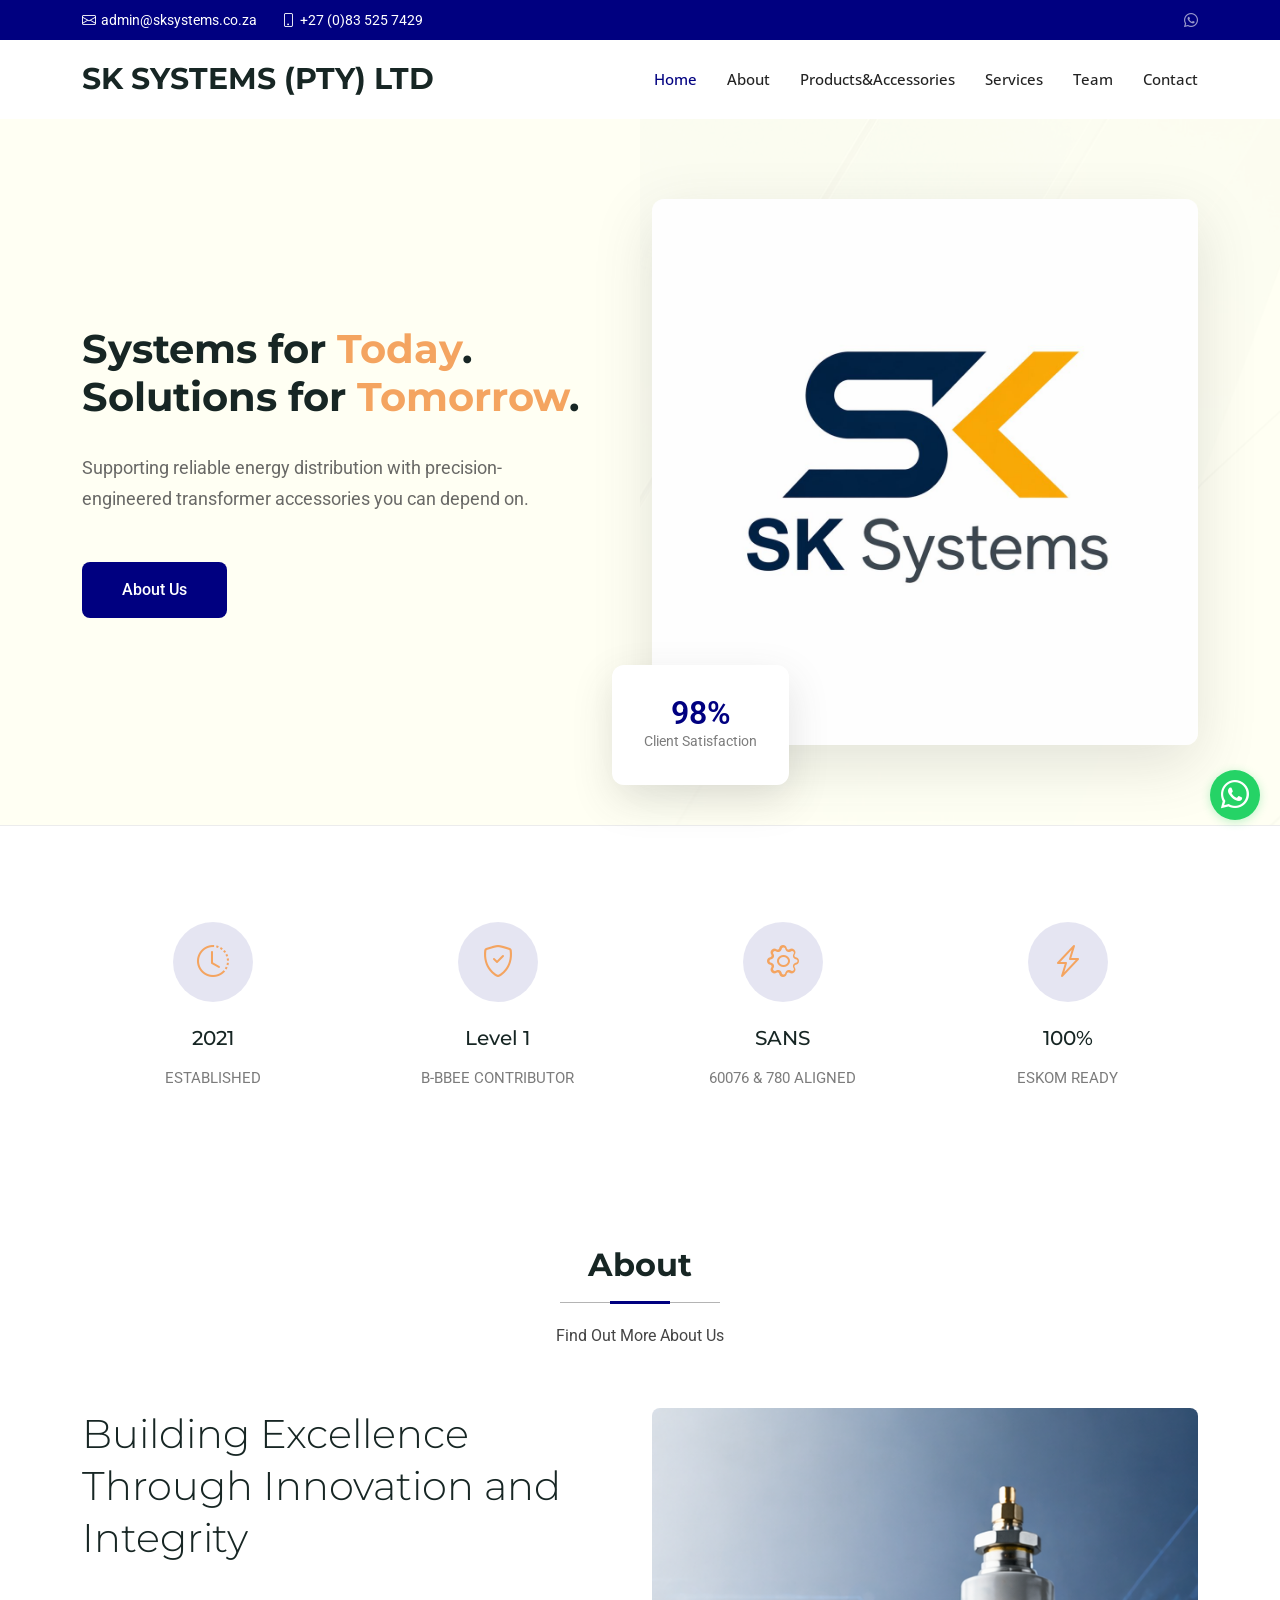
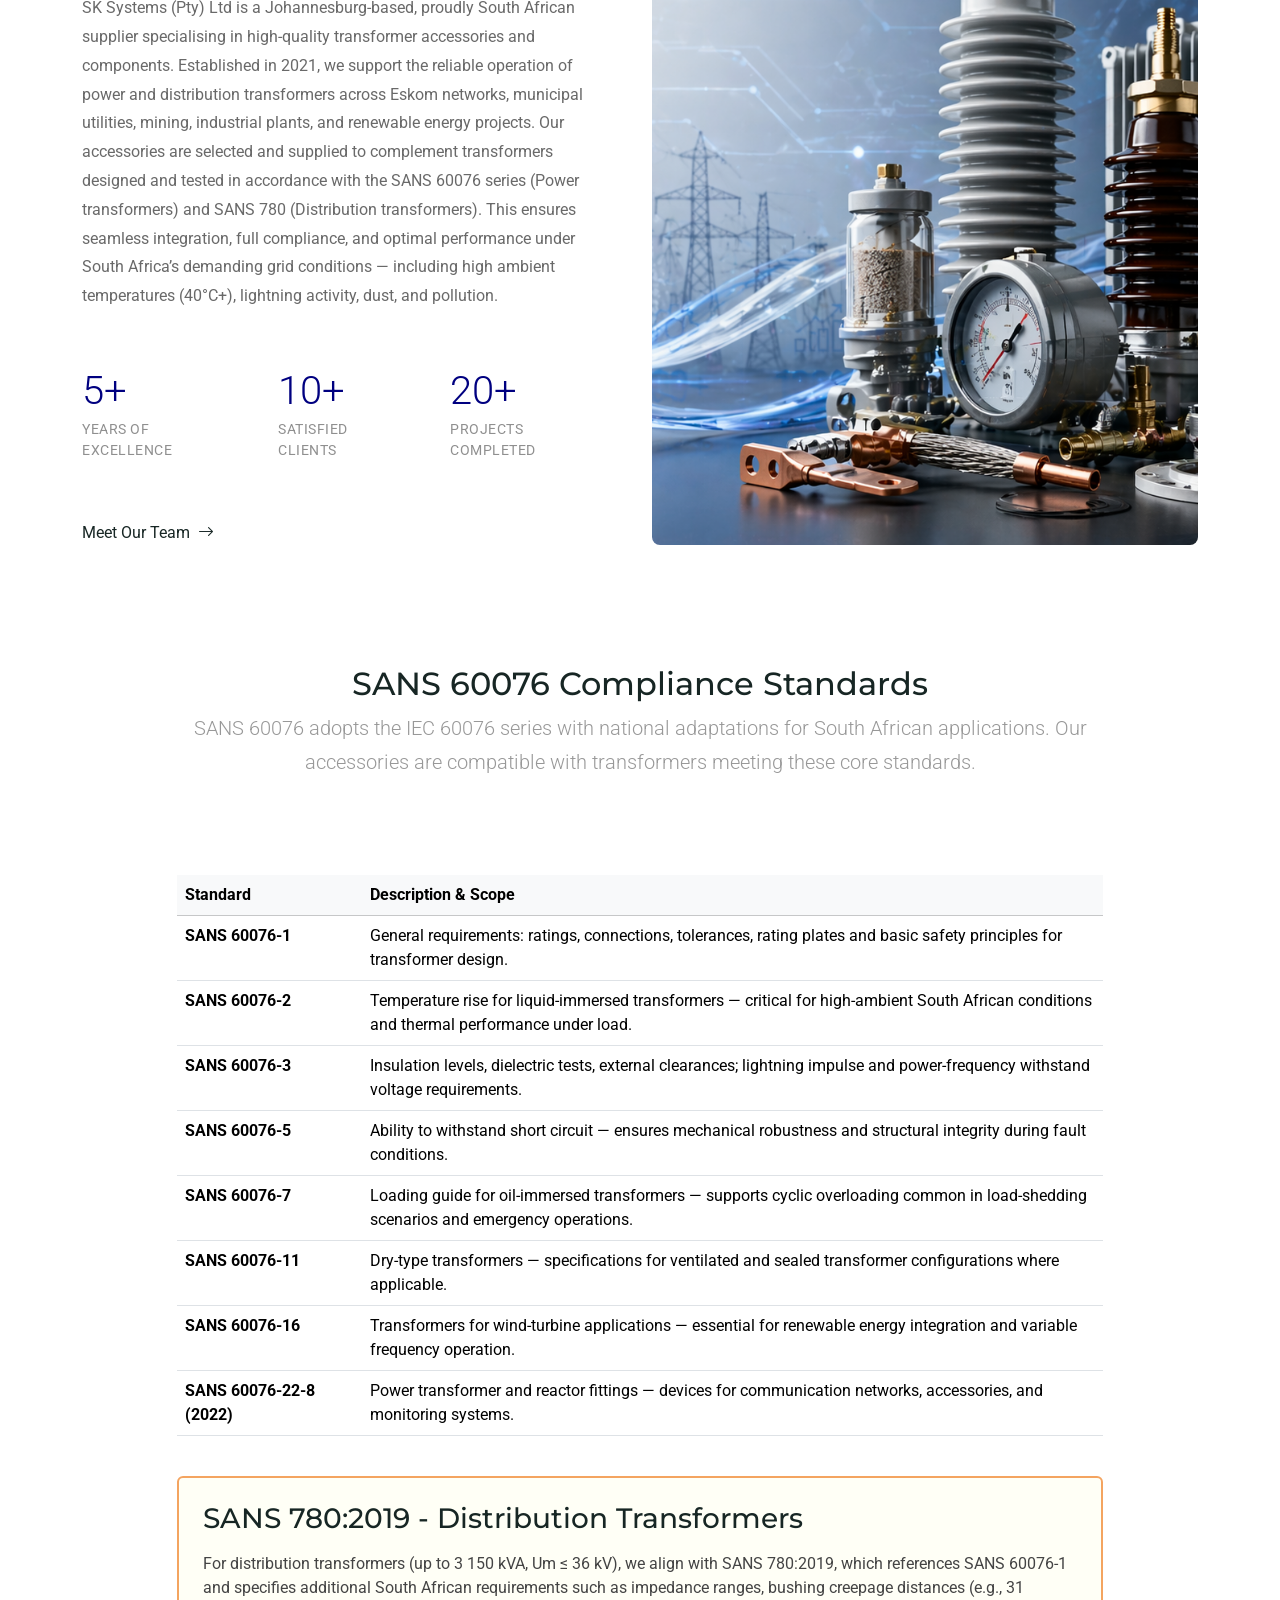
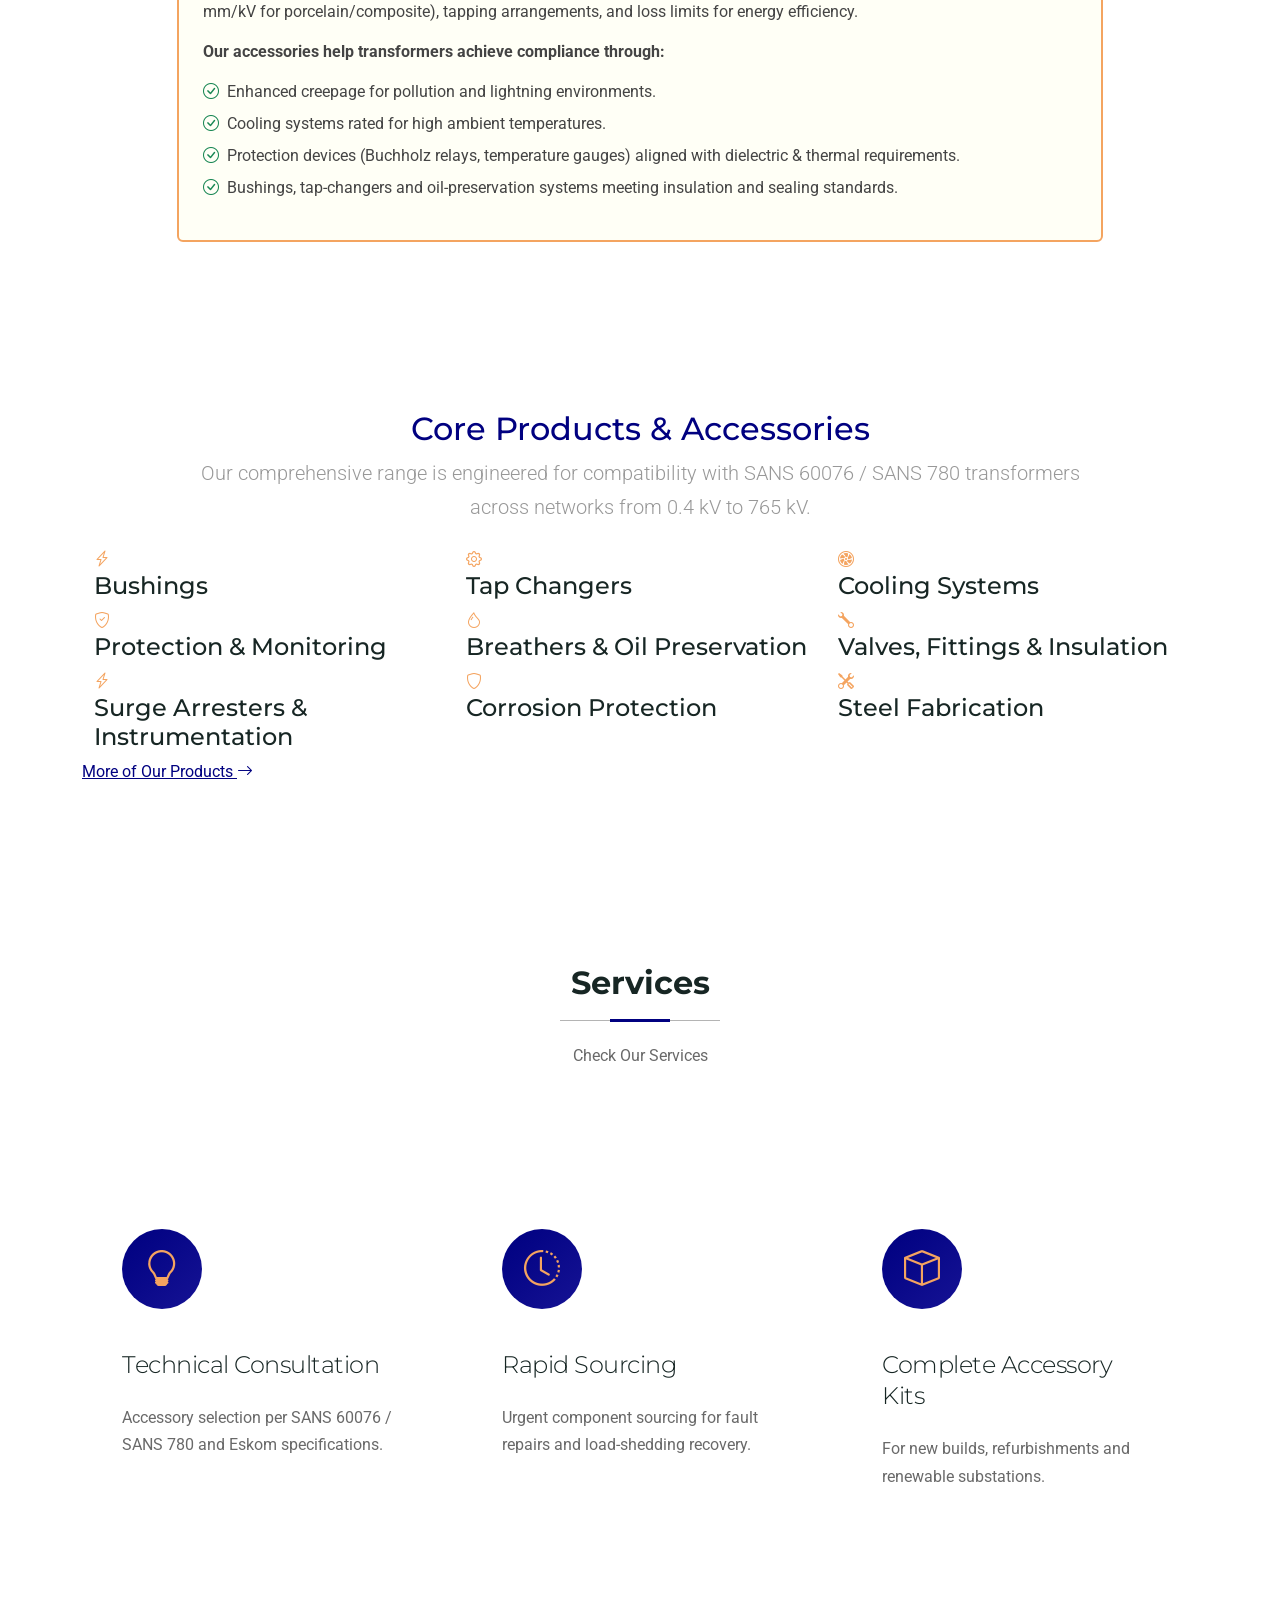
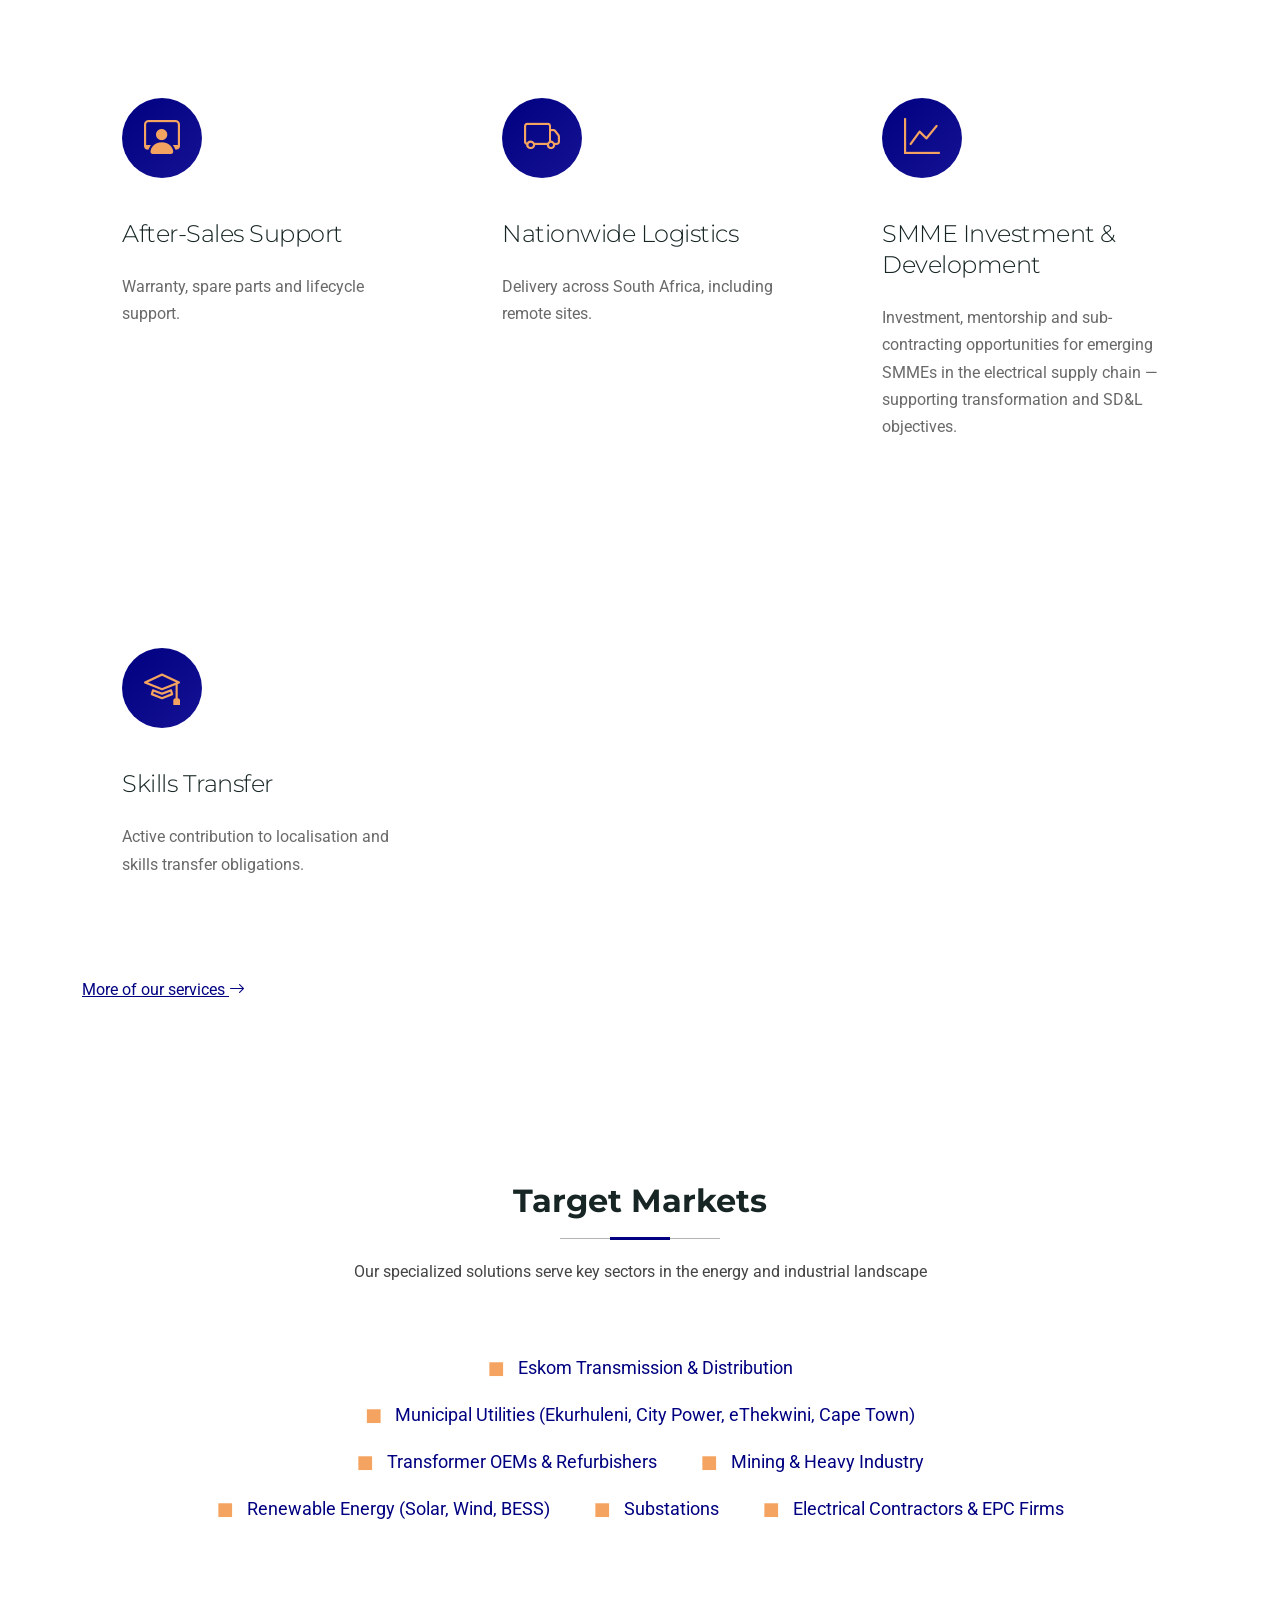
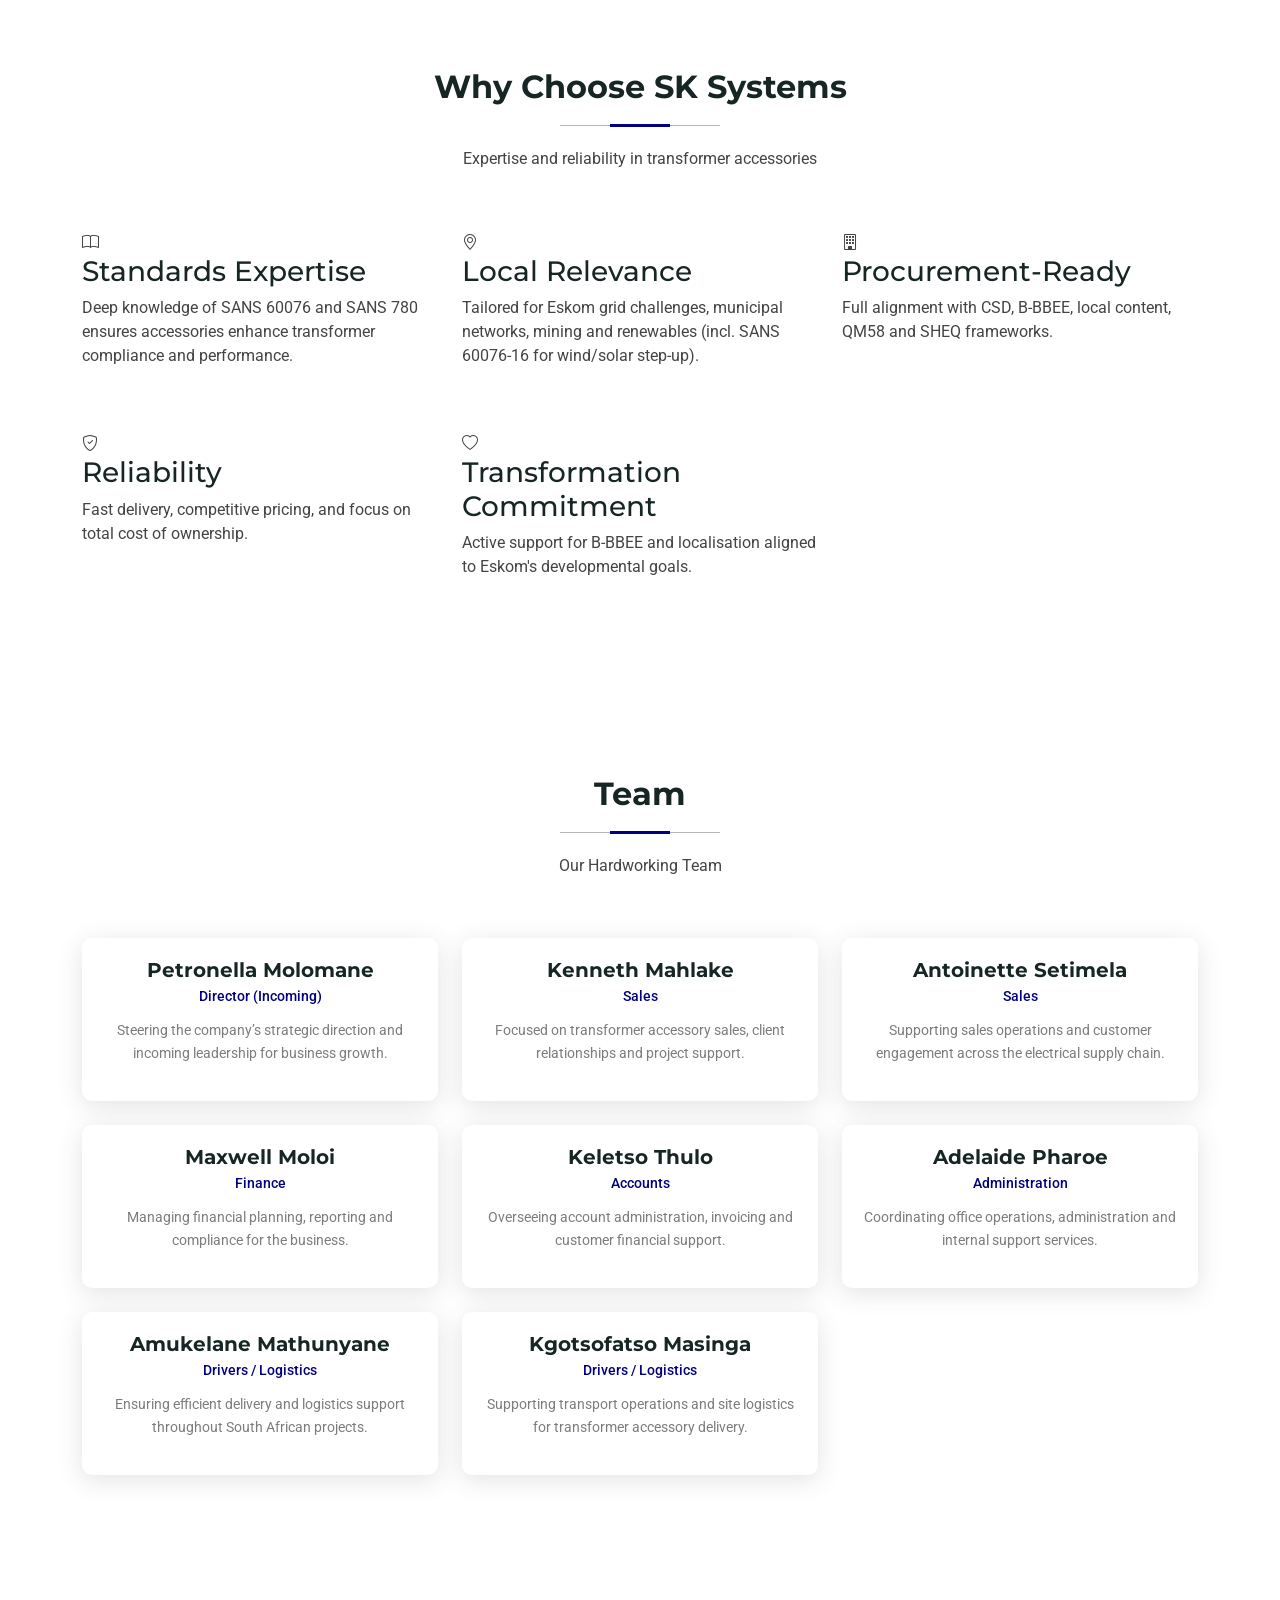
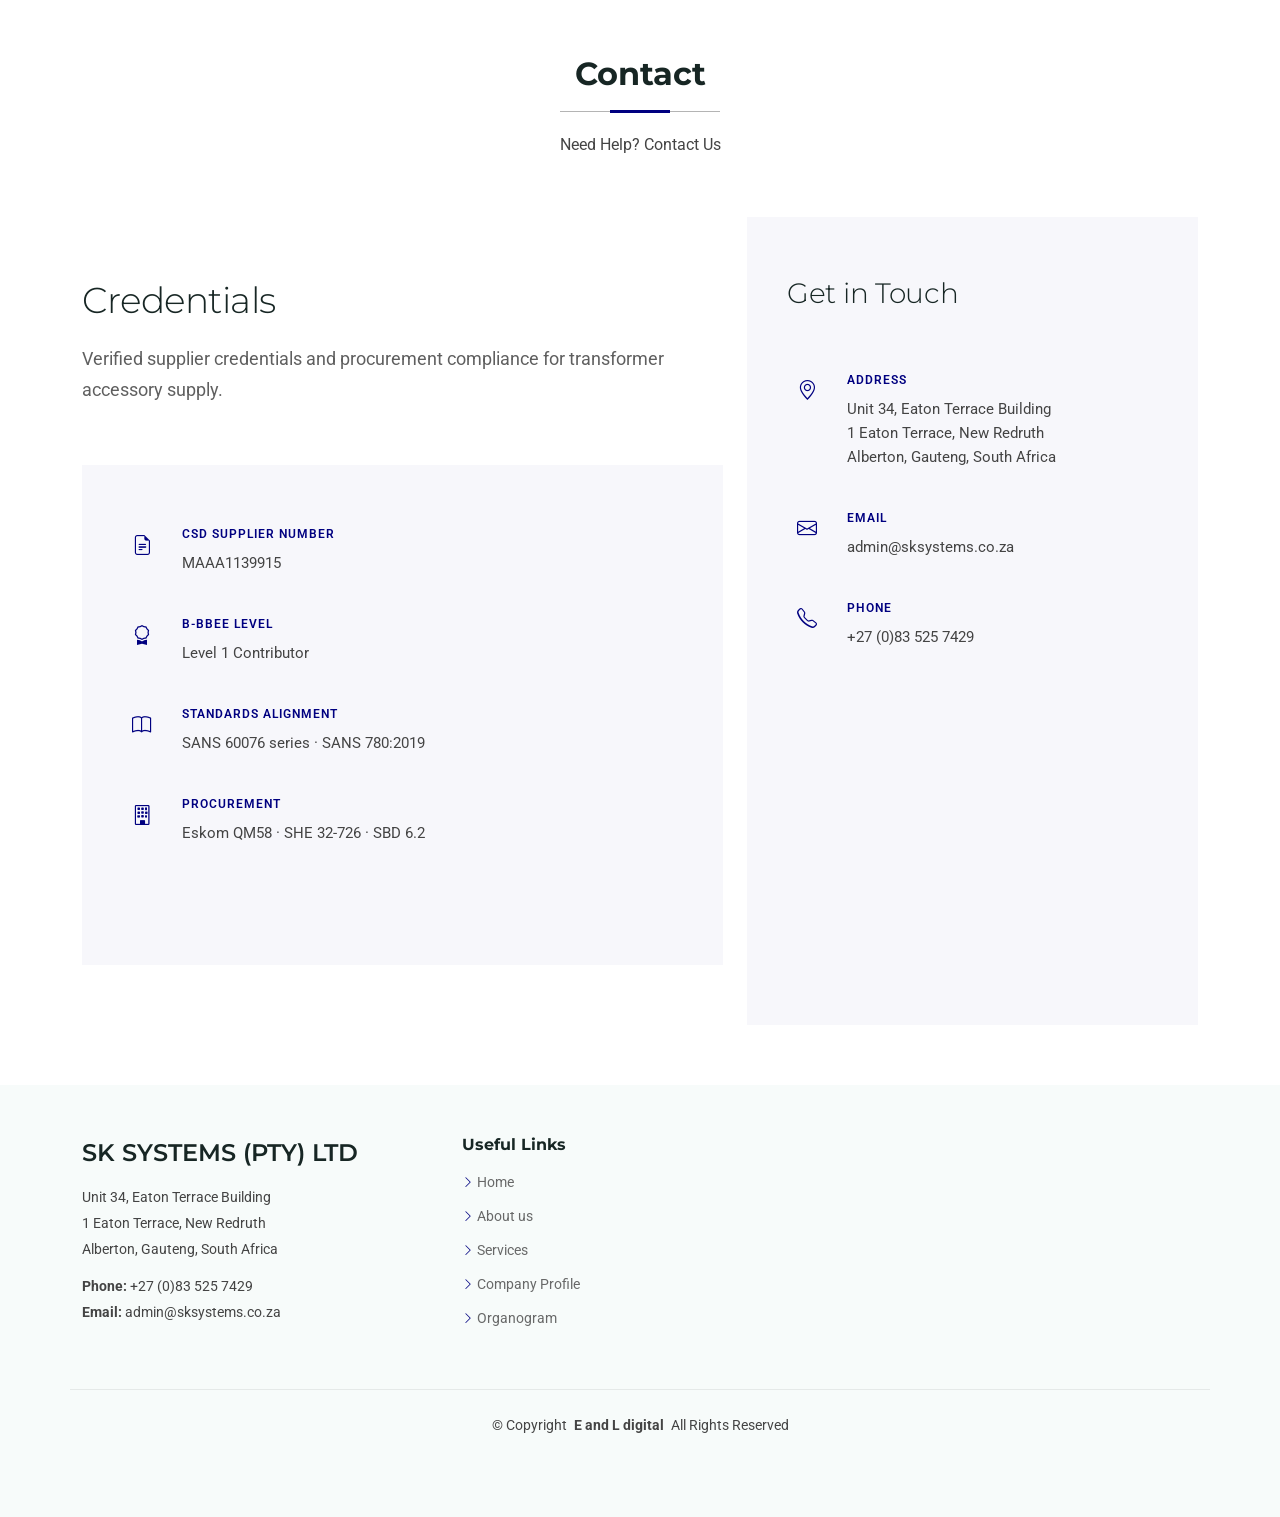
<file: index.html>
<!DOCTYPE html>
<html lang="en">

<head>
  <meta charset="utf-8">
  <meta content="width=device-width, initial-scale=1.0" name="viewport">
  <title>Index - SK SYSTEMS (PTY) LTD Bootstrap Template</title>
  <meta name="description" content="">
  <meta name="keywords" content="">

  <!-- Favicons -->
  <link href="assets/img/favicon.png" rel="icon">
  <link href="assets/img/apple-touch-icon.png" rel="apple-touch-icon">

  <!-- Fonts -->
  <link href="https://fonts.googleapis.com" rel="preconnect">
  <link href="https://fonts.gstatic.com" rel="preconnect" crossorigin>
  <link href="https://fonts.googleapis.com/css2?family=Roboto:ital,wght@0,100;0,300;0,400;0,500;0,700;0,900;1,100;1,300;1,400;1,500;1,700;1,900&family=Open+Sans:ital,wght@0,300;0,400;0,500;0,600;0,700;0,800;1,300;1,400;1,500;1,600;1,700;1,800&family=Montserrat:ital,wght@0,100;0,200;0,300;0,400;0,500;0,600;0,700;0,800;0,900;1,100;1,200;1,300;1,400;1,500;1,600;1,700;1,800;1,900&display=swap" rel="stylesheet">

  <!-- Vendor CSS Files -->
  <link href="assets/vendor/bootstrap/css/bootstrap.min.css" rel="stylesheet">
  <link href="assets/vendor/bootstrap-icons/bootstrap-icons.css" rel="stylesheet">
  <link href="assets/vendor/aos/aos.css" rel="stylesheet">
  <link href="assets/vendor/glightbox/css/glightbox.min.css" rel="stylesheet">
  <link href="assets/vendor/swiper/swiper-bundle.min.css" rel="stylesheet">

  <!-- Main CSS File -->
  <link href="assets/css/main.css" rel="stylesheet">

  <style>
    .hover-navy:hover {
      color: navy !important;
    }
    .feature-item:hover .collapse {
      display: block !important;
      opacity: 1 !important;
    }
    .target-list {
      list-style: none;
      padding: 0;
      text-align: center;
    }
    .target-list li {
      position: relative;
      padding-left: 30px;
      margin-bottom: 15px;
      font-size: 18px;
      color: navy;
      display: inline-block;
      margin: 10px 20px;
    }
    .target-list li:before {
      content: "■";
      position: absolute;
      left: 0;
      color: #F4A460;
      font-weight: bold;
    }
    .whatsapp-link {
      color: #25D366;
      transition: all 0.3s ease;
    }
    .whatsapp-link:hover {
      color: #1ea854;
      transform: scale(1.2);
    }
    .whatsapp-floating {
      position: fixed;
      bottom: 80px;
      right: 20px;
      background-color: #25D366;
      color: white;
      padding: 15px;
      border-radius: 50%;
      text-align: center;
      font-size: 28px;
      cursor: pointer;
      z-index: 999;
      display: flex;
      align-items: center;
      justify-content: center;
      width: 50px;
      height: 50px;
      box-shadow: 0 2px 10px rgba(37, 211, 102, 0.3);
      transition: all 0.3s ease;
    }
    .whatsapp-floating:hover {
      background-color: #1ea854;
      transform: scale(1.1);
      box-shadow: 0 4px 15px rgba(37, 211, 102, 0.5);
    }
  </style>

  <!-- =======================================================
  * Template Name: SK SYSTEMS (PTY) LTD
  * Template URL: https://bootstrapmade.com/corebiz-bootstrap-business-template/
  * Updated: Aug 30 2025 with Bootstrap v5.3.8
  * Author: BootstrapMade.com
  * License: https://bootstrapmade.com/license/
  ======================================================== -->
</head>

<body class="index-page">

  <header id="header" class="header sticky-top">

    <div class="topbar d-flex align-items-center dark-background">
      <div class="container d-flex justify-content-center justify-content-md-between">
        <div class="contact-info d-flex align-items-center">
          <i class="bi bi-envelope d-flex align-items-center"><a href="mailto:admin@sksystems.co.za">admin@sksystems.co.za</a></i>
          <i class="bi bi-phone d-flex align-items-center ms-4"><span>+27 (0)83 525 7429</span></i>
        </div>
        <div class="social-links d-none d-md-flex align-items-center">
          <a href="https://wa.me/27710817412" target="_blank" class="whatsapp-link" title="Chat on WhatsApp"><i class="bi bi-whatsapp"></i></a>
          <!--a href="#" class="twitter"><i class="bi bi-twitter-x"></i></a>
          <a href="#" class="facebook"><i class="bi bi-facebook"></i></a>
          <a href="#" class="instagram"><i class="bi bi-instagram"></i></a>
          <a href="#" class="linkedin"><i class="bi bi-linkedin"></i></a-->
        </div>
      </div>
    </div><!-- End Top Bar -->

    <div class="branding d-flex align-items-cente">

      <div class="container position-relative d-flex align-items-center justify-content-between">
        <a href="index.html" class="logo d-flex align-items-center">
          <!-- Uncomment the line below if you also wish to use an image logo -->
          <!-- <img src="assets/img/logo.webp" alt=""> -->
          <h1 class="sitename">SK SYSTEMS (PTY) LTD</h1>
        </a>

        <nav id="navmenu" class="navmenu">
          <ul>
            <li><a href="#hero" class="active">Home</a></li>
            <li><a href="#about">About</a></li>
            <li><a href="#products">Products&Accessories</a></li>
            <li><a href="service-details.html">Services</a></li>
            <!--li><a href="#portfolio">Portfolio</a></li-->
            <li><a href="#team">Team</a></li>
            <!--li class="dropdown"><a href="#"><span>Dropdown</span> <i class="bi bi-chevron-down toggle-dropdown"></i></a>
              <ul>
                <li><a href="#">Dropdown 1</a></li>
                <li class="dropdown"><a href="#"><span>Deep Dropdown</span> <i class="bi bi-chevron-down toggle-dropdown"></i></a>
                  <ul>
                    <li><a href="#">Deep Dropdown 1</a></li>
                    <li><a href="#">Deep Dropdown 2</a></li>
                    <li><a href="#">Deep Dropdown 3</a></li>
                    <li><a href="#">Deep Dropdown 4</a></li>
                    <li><a href="#">Deep Dropdown 5</a></li>
                  </ul>
                </li>
                <li><a href="#">Dropdown 2</a></li>
                <li><a href="#">Dropdown 3</a></li>
                <li><a href="#">Dropdown 4</a></li>
              </ul>
            </li-->
            <li><a href="#contact">Contact</a></li>
          </ul>
          <i class="mobile-nav-toggle d-xl-none bi bi-list"></i>
        </nav>

      </div>

    </div>

  </header>

  <main class="main">

    <!-- Hero Section -->
    <section id="hero" class="hero section">

      <div class="hero-content">
        <div class="container">
          <div class="row align-items-center">
            <div class="col-lg-6" data-aos="fade-up" data-aos-delay="100">
              <div class="content">
                <h1>Systems for <span style="color: #F4A460;">Today</span>. Solutions for <span style="color: #F4A460;">Tomorrow</span>.</h1>
                <p>Supporting reliable energy distribution with precision-engineered transformer accessories you can depend on.</p>
                <div class="cta-group">
                  <a href="#about" class="btn-primary">About Us</a>
                  <!--a href="https://www.youtube.com/watch?v=Y7f98aduVJ8" class="btn-secondary glightbox"
                    <i class="bi bi-play-circle"></i>
                    <span>Watch Our Story</span-->
                  </a>
                </div>
              </div>
            </div>
            <div class="col-lg-6" data-aos="fade-up" data-aos-delay="200">
              <div class="hero-image">
                <img src="assets/img/Logo.jpeg" alt="Corporate Business" class="img-fluid">
                <div class="floating-card" data-aos="fade-up" data-aos-delay="300">
                  <div class="card-content">
                    <!--div class="metric">
                      <span class="number">20+</span>
                      <span class="label">Successful Projects</span>
                    </div-->
                    <div class="metric">
                      <span class="number">98%</span>
                      <span class="label">Client Satisfaction</span>
                    </div>
                  </div>
                </div>
              </div>
            </div>
          </div>
        </div>

        <div class="hero-features">
          <div class="container">
            <div class="row">
              <div class="col-lg-3 col-md-6" data-aos="fade-up" data-aos-delay="100">
                <div class="feature-item">
                  <div class="icon">
                    <i class="bi bi-clock-history" style="color: #F4A460;"></i>
                  </div>
                  <h4>2021</h4>
                  <p>ESTABLISHED</p>
                </div>
              </div>
              <div class="col-lg-3 col-md-6" data-aos="fade-up" data-aos-delay="200">
                <div class="feature-item">
                  <div class="icon">
                    <i class="bi bi-shield-check" style="color: #F4A460;"></i>
                  </div>
                  <h4>Level 1</h4>
                  <p>B-BBEE CONTRIBUTOR</p>
                </div>
              </div>
              <div class="col-lg-3 col-md-6" data-aos="fade-up" data-aos-delay="300">
                <div class="feature-item">
                  <div class="icon">
                    <i class="bi bi-gear" style="color: #F4A460;"></i>
                  </div>
                  <h4>SANS</h4>
                  <p>60076 & 780 ALIGNED</p>
                </div>
              </div>
              <div class="col-lg-3 col-md-6" data-aos="fade-up" data-aos-delay="400">
                <div class="feature-item">
                  <div class="icon">
                    <i class="bi bi-lightning-charge" style="color: #F4A460;"></i>
                  </div>
                  <h4>100%</h4>
                  <p>ESKOM READY</p>
                </div>
              </div>
            </div>
          </div>
        </div>

      </div>

    </section><!-- /Hero Section -->

    <!-- Featured Services Section
    <section id="featured-services" class="featured-services section light-background">

      <div class="container" data-aos="fade-up" data-aos-delay="100">

        <div class="row g-5">

          <div class="col-lg-3 col-md-6" data-aos="fade-up" data-aos-delay="200">
            <div class="service-item">
              <div class="service-icon">
                <i class="bi bi-brush"></i>
              </div>
              <h3>Creative Design</h3>
              <p>Nulla facilisi morbi tempus iaculis urna id volutpat lacus laoreet non curabitur gravida arcu.</p>
              <a href="service-details.html" class="service-link">
                <span>Explore Service</span>
                <i class="bi bi-arrow-right"></i>
              </a>
            </div>
          </div><!-- End Service Item

          <div class="col-lg-3 col-md-6" data-aos="fade-up" data-aos-delay="300">
            <div class="service-item">
              <div class="service-icon">
                <i class="bi bi-globe"></i>
              </div>
              <h3>Web Development</h3>
              <p>Sed ut perspiciatis unde omnis iste natus error sit voluptatem accusantium doloremque laudantium.</p>
              <a href="service-details.html" class="service-link">
                <span>Explore Service</span>
                <i class="bi bi-arrow-right"></i>
              </a>
            </div>
          </div><!-- End Service Item 

          <div class="col-lg-3 col-md-6" data-aos="fade-up" data-aos-delay="400">
            <div class="service-item">
              <div class="service-icon">
                <i class="bi bi-graph-up-arrow"></i>
              </div>
              <h3>Digital Marketing</h3>
              <p>At vero eos et accusamus et iusto odio dignissimos ducimus qui blanditiis praesentium voluptatum.</p>
              <a href="service-details.html" class="service-link">
                <span>Explore Service</span>
                <i class="bi bi-arrow-right"></i>
              </a>
            </div>
          </div><!-- End Service Item 

          <div class="col-lg-3 col-md-6" data-aos="fade-up" data-aos-delay="500">
            <div class="service-item">
              <div class="service-icon">
                <i class="bi bi-headset"></i>
              </div>
              <h3>Consulting</h3>
              <p>Excepteur sint occaecat cupidatat non proident sunt in culpa qui officia deserunt mollit anim.</p>
              <a href="service-details.html" class="service-link">
                <span>Explore Service</span>
                <i class="bi bi-arrow-right"></i>
              </a>
            </div>
          </div><!-- End Service Item 

        </div>

      </div>

    </section> /Featured Services Section -->

    <!-- About Section -->
    <section id="about" class="about section">

      <!-- Section Title -->
      <div class="container section-title" data-aos="fade-up">
        <h2>About</h2>
        <p>Find Out More About Us</p>
      </div><!-- End Section Title -->

      <div class="container" data-aos="fade-up" data-aos-delay="100">

        <div class="row">
          <div class="col-lg-6" data-aos="fade-right" data-aos-delay="200">
            <div class="content">
              <h2>Building Excellence Through Innovation and Integrity</h2>
              <!--p class="lead">Lorem ipsum dolor sit amet, consectetur adipiscing elit, sed do eiusmod tempor incididunt ut labore et dolore magna aliqua. Ut enim ad minim veniam, quis nostrud exercitation.</p-->

              <div class="description">
                <p>SK Systems (Pty) Ltd is a Johannesburg-based, proudly South African supplier specialising in
                    high-quality transformer accessories and components. Established in 2021, we support the
                    reliable operation of power and distribution transformers across Eskom networks, municipal
                    utilities, mining, industrial plants, and renewable energy projects.
                    Our accessories are selected and supplied to complement transformers designed and tested in
                    accordance with the SANS 60076 series (Power transformers) and SANS 780 (Distribution
                    transformers). This ensures seamless integration, full compliance, and optimal performance
                    under South Africa’s demanding grid conditions — including high ambient temperatures
                    (40°C+), lightning activity, dust, and pollution.
                </p>

                <!--p>Sed ut perspiciatis unde omnis iste natus error sit voluptatem accusantium doloremque laudantium, totam rem aperiam, eaque ipsa quae ab illo inventore veritatis et quasi architecto beatae vitae dicta sunt explicabo.</p-->
              </div>

              <div class="stats-row">
                <div class="stat-item" data-aos="fade-up" data-aos-delay="300">
                  <div class="stat-number">
                    <span data-purecounter-start="0" data-purecounter-end="5" data-purecounter-duration="1" class="purecounter"></span>+
                  </div>
                  <div class="stat-label">Years of Excellence</div>
                </div>

                <div class="stat-item" data-aos="fade-up" data-aos-delay="400">
                  <div class="stat-number">
                    <span data-purecounter-start="0" data-purecounter-end="10" data-purecounter-duration="1" class="purecounter"></span>+
                  </div>
                  <div class="stat-label">Satisfied Clients</div>
                </div>

                <div class="stat-item" data-aos="fade-up" data-aos-delay="500">
                  <div class="stat-number">
                    <span data-purecounter-start="0" data-purecounter-end="20" data-purecounter-duration="1" class="purecounter"></span>+
                  </div>
                  <div class="stat-label">Projects Completed</div>
                </div>
              </div><!-- End Stats Row -->

              <div class="cta-section" data-aos="fade-up" data-aos-delay="300">
                <a href="#team" class="btn-link">Meet Our Team <i class="bi bi-arrow-right"></i></a>
              </div>
            </div>
          </div>

          <div class="col-lg-6" data-aos="fade-left" data-aos-delay="200">
            <div class="image-container">
              <img src="assets/img/about.png" alt="About Us" class="img-fluid">
              <!--div class="image-overlay">
                <div class="overlay-content">
                  <i class="bi bi-award"></i>
                  <!--div class="overlay-text">
                    <h4>Award Winning</h4>
                    <p>Excellence in Service</p>
                  </div
                </div>
              </div-->
            </div>
          </div>
        </div>

      </div>

    </section><!-- /About Section -->

    <!-- Skills Section -->
    <section id="skills" class="skills section">

      <div class="container" data-aos="fade-up" data-aos-delay="100">

        <div class="row justify-content-center mb-5">
          <div class="col-lg-10">
            <div class="intro-content text-center mb-5" data-aos="fade-up" data-aos-delay="150">
              <h2>SANS 60076 Compliance Standards</h2>
              <p class="lead-text">SANS 60076 adopts the IEC 60076 series with national adaptations for South African applications. Our accessories are compatible with transformers meeting these core standards.</p>
            </div>
          </div>
        </div>

        <div class="row justify-content-center">
          <div class="col-lg-10" data-aos="fade-up" data-aos-delay="200">
            <div class="table-responsive">
              <table class="table table-hover standards-table">
                <thead class="table-light">
                  <tr>
                    <th scope="col" style="width: 20%;">Standard</th>
                    <th scope="col" style="width: 80%;">Description &amp; Scope</th>
                  </tr>
                </thead>
                <tbody>
                  <tr>
                    <td class="fw-bold">SANS 60076-1</td>
                    <td>General requirements: ratings, connections, tolerances, rating plates and basic safety principles for transformer design.</td>
                  </tr>
                  <tr>
                    <td class="fw-bold">SANS 60076-2</td>
                    <td>Temperature rise for liquid-immersed transformers — critical for high-ambient South African conditions and thermal performance under load.</td>
                  </tr>
                  <tr>
                    <td class="fw-bold">SANS 60076-3</td>
                    <td>Insulation levels, dielectric tests, external clearances; lightning impulse and power-frequency withstand voltage requirements.</td>
                  </tr>
                  <tr>
                    <td class="fw-bold">SANS 60076-5</td>
                    <td>Ability to withstand short circuit — ensures mechanical robustness and structural integrity during fault conditions.</td>
                  </tr>
                  <tr>
                    <td class="fw-bold">SANS 60076-7</td>
                    <td>Loading guide for oil-immersed transformers — supports cyclic overloading common in load-shedding scenarios and emergency operations.</td>
                  </tr>
                  <tr>
                    <td class="fw-bold">SANS 60076-11</td>
                    <td>Dry-type transformers — specifications for ventilated and sealed transformer configurations where applicable.</td>
                  </tr>
                  <tr>
                    <td class="fw-bold">SANS 60076-16</td>
                    <td>Transformers for wind-turbine applications — essential for renewable energy integration and variable frequency operation.</td>
                  </tr>
                  <tr>
                    <td class="fw-bold">SANS 60076-22-8 (2022)</td>
                    <td>Power transformer and reactor fittings — devices for communication networks, accessories, and monitoring systems.</td>
                  </tr>
                </tbody>
              </table>
            </div>
          </div>
        </div>

        <div class="row justify-content-center mt-4">
          <div class="col-lg-10" data-aos="fade-up" data-aos-delay="300">
            <div class="distribution-standards p-4 rounded" style="background-color: rgba(255, 255, 224, 0.3); border: 2px solid #F4A460;">
              <h3 class="mb-3">SANS 780:2019 - Distribution Transformers</h3>
              <p class="mb-3">For distribution transformers (up to 3 150 kVA, Um ≤ 36 kV), we align with SANS 780:2019, which references SANS 60076-1 and specifies additional South African requirements such as impedance ranges, bushing creepage distances (e.g., 31 mm/kV for porcelain/composite), tapping arrangements, and loss limits for energy efficiency.</p>
              <p class="mb-3"><strong>Our accessories help transformers achieve compliance through:</strong></p>
              <ul class="list-unstyled">
                <li class="mb-2"><i class="bi bi-check-circle text-success me-2"></i>Enhanced creepage for pollution and lightning environments.</li>
                <li class="mb-2"><i class="bi bi-check-circle text-success me-2"></i>Cooling systems rated for high ambient temperatures.</li>
                <li class="mb-2"><i class="bi bi-check-circle text-success me-2"></i>Protection devices (Buchholz relays, temperature gauges) aligned with dielectric & thermal requirements.</li>
                <li class="mb-2"><i class="bi bi-check-circle text-success me-2"></i>Bushings, tap-changers and oil-preservation systems meeting insulation and sealing standards.</li>
              </ul>
            </div>
          </div>
        </div>

        <section id="products" class="products section"></section>
        <div class="row justify-content-center mt-5">
          <div class="col-lg-10">
            <div class="intro-content text-center mb-4" data-aos="fade-up" data-aos-delay="350">
              <h2 style="color: navy;">Core Products &amp; Accessories</h2>
              <p class="lead-text">Our comprehensive range is engineered for compatibility with SANS 60076 / SANS 780 transformers across networks from 0.4 kV to 765 kV.</p>
            </div>
          </div>
        </div>

        <div class="products-grid">
          <div class="container">
            <div class="row">
              <div class="col-lg-4 col-md-6" data-aos="fade-up" data-aos-delay="100">
                <div class="feature-item">
                  <div class="icon">
                    <i class="bi bi-lightning-charge" style="color: #F4A460;"></i>
                  </div>
                  <h4 class="hover-navy">Bushings</h4>
                  <div class="collapse" id="collapse1">
                    <p>Porcelain, composite and resin types with specified creepage (per SANS 780 Table 11) for SA pollution and lightning conditions.</p>
                  </div>
                </div>
              </div>
              <div class="col-lg-4 col-md-6" data-aos="fade-up" data-aos-delay="150">
                <div class="feature-item">
                  <div class="icon">
                    <i class="bi bi-gear" style="color: #F4A460;"></i>
                  </div>
                  <h4 class="hover-navy">Tap Changers</h4>
                  <div class="collapse" id="collapse2">
                    <p>On-load (OLTC) and off-circuit (OCTC) for voltage regulation, aligned with SANS 60076-1 tapping requirements.</p>
                  </div>
                </div>
              </div>
              <div class="col-lg-4 col-md-6" data-aos="fade-up" data-aos-delay="200">
                <div class="feature-item">
                  <div class="icon">
                    <i class="bi bi-fan" style="color: #F4A460;"></i>
                  </div>
                  <h4 class="hover-navy">Cooling Systems</h4>
                  <div class="collapse" id="collapse3">
                    <p>Radiators, fans and pumps designed for temperature-rise limits in SANS 60076-2 — suited to high-ambient conditions.</p>
                  </div>
                </div>
              </div>
              <div class="col-lg-4 col-md-6" data-aos="fade-up" data-aos-delay="250">
                <div class="feature-item">
                  <div class="icon">
                    <i class="bi bi-shield-check" style="color: #F4A460;"></i>
                  </div>
                  <h4 class="hover-navy">Protection &amp; Monitoring</h4>
                  <div class="collapse" id="collapse4">
                    <p>Buchholz relays, pressure-relief devices, oil/winding temperature indicators and oil-level gauges.</p>
                  </div>
                </div>
              </div>
              <div class="col-lg-4 col-md-6" data-aos="fade-up" data-aos-delay="300">
                <div class="feature-item">
                  <div class="icon">
                    <i class="bi bi-droplet" style="color: #F4A460;"></i>
                  </div>
                  <h4 class="hover-navy">Breathers &amp; Oil Preservation</h4>
                  <div class="collapse" id="collapse8">
                    <p>Silica-gel breathers and filtration systems to manage moisture and temperature cycling.</p>
                  </div>
                </div>
              </div>
              <div class="col-lg-4 col-md-6" data-aos="fade-up" data-aos-delay="350">
                <div class="feature-item">
                  <div class="icon">
                    <i class="bi bi-wrench" style="color: #F4A460;"></i>
                  </div>
                  <h4 class="hover-navy">Valves, Fittings &amp; Insulation</h4>
                  <div class="collapse" id="collapse9">
                    <p>Drain valves, gaskets, seals and pressboard components.</p>
                  </div>
                </div>
              </div>
              <div class="col-lg-4 col-md-6" data-aos="fade-up" data-aos-delay="400">
                <div class="feature-item">
                  <div class="icon">
                    <i class="bi bi-lightning-charge" style="color: #F4A460;"></i>
                  </div>
                  <h4 class="hover-navy">Surge Arresters &amp; Instrumentation</h4>
                  <div class="collapse" id="collapse5">
                    <p>Surge arresters, CTs/VTs, nameplates and grounding accessories per SANS 60076-3 clearances.</p>
                  </div>
                </div>
              </div>
              <div class="col-lg-4 col-md-6" data-aos="fade-up" data-aos-delay="450">
                <div class="feature-item">
                  <div class="icon">
                    <i class="bi bi-shield" style="color: #F4A460;"></i>
                  </div>
                  <h4 class="hover-navy">Corrosion Protection</h4>
                  <div class="collapse" id="collapse6">
                    <p>Eskom-approved water-based coatings.</p>
                  </div>
                </div>
              </div>
              <div class="col-lg-4 col-md-6" data-aos="fade-up" data-aos-delay="500">
                <div class="feature-item">
                  <div class="icon">
                    <i class="bi bi-tools" style="color: #F4A460;"></i>
                  </div>
                  <h4 class="hover-navy">Steel Fabrication</h4>
                  <div class="collapse" id="collapse7">
                    <p>Flanges, adapters, copper rods &amp; connectors, flexible couplings and bleeding plugs.</p>
                  </div>
                </div>
              </div>
            </div>
          </div>
          
        </div>
        <div class="cta-section" data-aos="fade-up" data-aos-delay="300">
                <a href="accesories.html" class="btn-link">More of Our Products <i class="bi bi-arrow-right"></i></a>
              </div>

        <!--div class="certification-area mt-5" data-aos="fade-up" data-aos-delay="500">
          <div class="row align-items-center">
            <div class="col-lg-6">
              <div class="cert-content">
                <h4 class="cert-title">Professional Certifications</h4>
                <p class="cert-description">Continuous learning and professional development ensure that skills remain current with industry standards and emerging technologies.</p>
                <div class="cert-list">
                  <div class="cert-item">
                    <i class="bi bi-award"></i>
                    <span>Google UX Design Professional Certificate</span>
                  </div>
                  <div class="cert-item">
                    <i class="bi bi-award"></i>
                    <span>AWS Certified Solutions Architect</span>
                  </div>
                  <div class="cert-item">
                    <i class="bi bi-award"></i>
                    <span>Certified Agile Project Manager</span>
                  </div>
                </div>
              </div>
            </div>
            <div class="col-lg-6">
              <div class="tools-showcase">
                <h5 class="tools-title">Essential Tools</h5>
                <div class="tools-grid">
                  <span class="tool-tag">Figma</span>
                  <span class="tool-tag">React</span>
                  <span class="tool-tag">Node.js</span>
                  <span class="tool-tag">Docker</span>
                  <span class="tool-tag">Sketch</span>
                  <span class="tool-tag">TypeScript</span>
                  <span class="tool-tag">MongoDB</span>
                  <span class="tool-tag">Kubernetes</span>
                </div>
              </div>
            </div>
          </div>
        </div-->

      </div>

    </section><!-- /Skills Section -->

    <!-- Stats Section 
    <section id="stats" class="stats section">

      <div class="container" data-aos="fade-up" data-aos-delay="100">

        <div class="row justify-content-center mb-5">
          <div class="col-lg-8 text-center" data-aos="fade-up" data-aos-delay="200">
            <h2 class="section-headline mb-4">Measurable Excellence in Every Detail</h2>
            <p class="section-description">Vestibulum ante ipsum primis in faucibus orci luctus et ultrices posuere cubilia curae; Mauris viverra veniam sit amet lacus cursus.</p>
          </div>
        </div>

        <div class="stats-grid row g-0 justify-content-center">
          <div class="col-lg-10">
            <div class="stats-container">

              <div class="stat-item" data-aos="fade-up" data-aos-delay="100">
                <div class="stat-content">
                  <div class="stat-number">
                    <span data-purecounter-start="0" data-purecounter-end="15" data-purecounter-duration="2" class="purecounter"></span>K+
                  </div>
                  <div class="stat-divider"></div>
                  <div class="stat-label">Global Partners</div>
                  <p class="stat-description">Collaborating with industry leaders worldwide to deliver exceptional results.</p>
                </div>
              </div>

              <div class="stat-item" data-aos="fade-up" data-aos-delay="200">
                <div class="stat-content">
                  <div class="stat-number">
                    <span data-purecounter-start="0" data-purecounter-end="89" data-purecounter-duration="2" class="purecounter"></span>%
                  </div>
                  <div class="stat-divider"></div>
                  <div class="stat-label">Success Rate</div>
                  <p class="stat-description">Consistently achieving outstanding outcomes across all project categories.</p>
                </div>
              </div>

              <div class="stat-item" data-aos="fade-up" data-aos-delay="300">
                <div class="stat-content">
                  <div class="stat-number">
                    <span data-purecounter-start="0" data-purecounter-end="2.8" data-purecounter-duration="2" class="purecounter"></span>M
                  </div>
                  <div class="stat-divider"></div>
                  <div class="stat-label">Users Served</div>
                  <p class="stat-description">Empowering millions of users with innovative solutions and seamless experiences.</p>
                </div>
              </div>

              <div class="stat-item" data-aos="fade-up" data-aos-delay="400">
                <div class="stat-content">
                  <div class="stat-number">
                    <span data-purecounter-start="0" data-purecounter-end="24" data-purecounter-duration="2" class="purecounter"></span>/7
                  </div>
                  <div class="stat-divider"></div>
                  <div class="stat-label">Support Available</div>
                  <p class="stat-description">Round-the-clock assistance ensuring uninterrupted service and peace of mind.</p>
                </div>
              </div>

            </div>
          </div>
        </div>

        <div class="row justify-content-center mt-5">
          <div class="col-lg-6 text-center" data-aos="fade-up" data-aos-delay="500">
            <div class="achievement-badge">
              <div class="badge-icon">
                <i class="bi bi-award"></i>
              </div>
              <div class="badge-content">
                <h4 class="badge-title">Industry Recognition</h4>
                <p class="badge-text">Awarded "Excellence in Innovation" for three consecutive years by leading industry organizations.</p>
              </div>
            </div>
          </div>
        </div>

      </div>

    </section> /Stats Section -->

    <!-- Clients Section 
    <section id="clients" class="clients section">

      <div class="container" data-aos="fade-up" data-aos-delay="100">

        <div class="row gy-4">
          <div class="col-xl-2 col-lg-3 col-md-4 col-6" data-aos="zoom-in" data-aos-delay="100">
            <div class="client-item">
              <img src="assets/img/clients/clients-1.webp" class="img-fluid" alt="Client 1">
            </div>
          </div><!-- End Client Item 

          <div class="col-xl-2 col-lg-3 col-md-4 col-6" data-aos="zoom-in" data-aos-delay="150">
            <div class="client-item">
              <img src="assets/img/clients/clients-2.webp" class="img-fluid" alt="Client 2">
            </div>
          </div><!-- End Client Item

          <div class="col-xl-2 col-lg-3 col-md-4 col-6" data-aos="zoom-in" data-aos-delay="200">
            <div class="client-item">
              <img src="assets/img/clients/clients-3.webp" class="img-fluid" alt="Client 3">
            </div>
          </div><!-- End Client Item 

          <div class="col-xl-2 col-lg-3 col-md-4 col-6" data-aos="zoom-in" data-aos-delay="250">
            <div class="client-item">
              <img src="assets/img/clients/clients-4.webp" class="img-fluid" alt="Client 4">
            </div>
          </div><!-- End Client Item 

          <div class="col-xl-2 col-lg-3 col-md-4 col-6" data-aos="zoom-in" data-aos-delay="300">
            <div class="client-item">
              <img src="assets/img/clients/clients-5.webp" class="img-fluid" alt="Client 5">
            </div>
          </div><!-- End Client Item 

          <div class="col-xl-2 col-lg-3 col-md-4 col-6" data-aos="zoom-in" data-aos-delay="350">
            <div class="client-item">
              <img src="assets/img/clients/clients-6.webp" class="img-fluid" alt="Client 6">
            </div>
          </div><!-- End Client Item 

        </div>

      </div>

    </section><!-- /Clients Section -->

    <!-- Services Section -->
    <section id="services" class="services section">

      <!-- Section Title -->
      <div class="container section-title" data-aos="fade-up">
        <h2>Services</h2>
        <p>Check Our Services</p>
      </div><!-- End Section Title -->

      <div class="container" data-aos="fade-up" data-aos-delay="100">

        <div class="row gy-5">

          <div class="col-lg-4 col-md-6" data-aos="fade-up" data-aos-delay="200">
            <div class="service-item">
              <div class="service-icon">
                <i class="bi bi-lightbulb" style="color: #F4A460;"></i>
              </div>
              <h3>Technical Consultation</h3>
              <p>Accessory selection per SANS 60076 / SANS 780 and Eskom specifications.</p>
              
            </div>
          </div>

          <div class="col-lg-4 col-md-6" data-aos="fade-up" data-aos-delay="250">
            <div class="service-item">
              <div class="service-icon">
                <i class="bi bi-clock-history" style="color: #F4A460;"></i>
              </div>
              <h3>Rapid Sourcing</h3>
              <p>Urgent component sourcing for fault repairs and load-shedding recovery.</p>
              
            </div>
          </div>

          <div class="col-lg-4 col-md-6" data-aos="fade-up" data-aos-delay="300">
            <div class="service-item">
              <div class="service-icon">
                <i class="bi bi-box" style="color: #F4A460;"></i>
              </div>
              <h3>Complete Accessory Kits</h3>
              <p>For new builds, refurbishments and renewable substations.</p>
              
            </div>
          </div>

          <div class="col-lg-4 col-md-6" data-aos="fade-up" data-aos-delay="200">
            <div class="service-item">
              <div class="service-icon">
                <i class="bi bi-person-workspace" style="color: #F4A460;"></i>
              </div>
              <h3>After-Sales Support</h3>
              <p>Warranty, spare parts and lifecycle support.</p>
              
            </div>
          </div>

          <div class="col-lg-4 col-md-6" data-aos="fade-up" data-aos-delay="250">
            <div class="service-item">
              <div class="service-icon">
                <i class="bi bi-truck" style="color: #F4A460;"></i>
              </div>
              <h3>Nationwide Logistics</h3>
              <p>Delivery across South Africa, including remote sites.</p>
              
            </div>
          </div>

          <div class="col-lg-4 col-md-6" data-aos="fade-up" data-aos-delay="300">
            <div class="service-item">
              <div class="service-icon">
                <i class="bi bi-graph-up" style="color: #F4A460;"></i>
              </div>
              <h3>SMME Investment &amp; Development</h3>
              <p>Investment, mentorship and sub-contracting opportunities for emerging SMMEs in the electrical supply chain — supporting transformation and SD&amp;L objectives.</p>
              
            </div>
          </div>

          <div class="col-lg-4 col-md-6" data-aos="fade-up" data-aos-delay="350">
            <div class="service-item">
              <div class="service-icon">
                <i class="bi bi-mortarboard" style="color: #F4A460;"></i>
              </div>
              <h3>Skills Transfer</h3>
              <p>Active contribution to localisation and skills transfer obligations.</p>
            </div>
          </div>

        </div>
        <div class="cta-section" data-aos="fade-up" data-aos-delay="300">
                <a href="service-details.html" class="btn-link">More of our services <i class="bi bi-arrow-right"></i></a>
              </div>
      </div>
    </section><!-- /Services Section -->

    <!-- Target Markets Section -->
    <section id="target-markets" class="target-markets section">

      <!-- Section Title -->
      <div class="container section-title" data-aos="fade-up">
        <h2>Target Markets</h2>
        <p>Our specialized solutions serve key sectors in the energy and industrial landscape</p>
      </div><!-- End Section Title -->

      <div class="container" data-aos="fade-up" data-aos-delay="100">
        <div class="row justify-content-center">
          <div class="col-lg-10">
            <ul class="target-list">
              <li>Eskom Transmission & Distribution</li>
              <li>Municipal Utilities (Ekurhuleni, City Power, eThekwini, Cape Town)</li>
              <li>Transformer OEMs & Refurbishers</li>
              <li>Mining & Heavy Industry</li>
              <li>Renewable Energy (Solar, Wind, BESS)</li>
              <li>Substations</li>
              <li>Electrical Contractors & EPC Firms</li>
            </ul>
          </div>
        </div>
      </div>

    </section><!-- /Target Markets Section -->

    <!-- Why Choose SK Systems Section -->
    <section id="why-choose" class="why-choose section">

      <!-- Section Title -->
      <div class="container section-title" data-aos="fade-up">
        <h2>Why Choose SK Systems</h2>
        <p>Expertise and reliability in transformer accessories</p>
      </div><!-- End Section Title -->

      <div class="container" data-aos="fade-up" data-aos-delay="100">

        <div class="row gy-5">

          <div class="col-lg-4 col-md-6" data-aos="fade-up" data-aos-delay="200">
            <div class="service-item">
              <div class="service-icon">
                <i class="bi bi-book"></i>
              </div>
              <h3>Standards Expertise</h3>
              <p>Deep knowledge of SANS 60076 and SANS 780 ensures accessories enhance transformer compliance and performance.</p>
            </div>
          </div>

          <div class="col-lg-4 col-md-6" data-aos="fade-up" data-aos-delay="250">
            <div class="service-item">
              <div class="service-icon">
                <i class="bi bi-geo-alt"></i>
              </div>
              <h3>Local Relevance</h3>
              <p>Tailored for Eskom grid challenges, municipal networks, mining and renewables (incl. SANS 60076-16 for wind/solar step-up).</p>
            </div>
          </div>

          <div class="col-lg-4 col-md-6" data-aos="fade-up" data-aos-delay="300">
            <div class="service-item">
              <div class="service-icon">
                <i class="bi bi-building"></i>
              </div>
              <h3>Procurement-Ready</h3>
              <p>Full alignment with CSD, B-BBEE, local content, QM58 and SHEQ frameworks.</p>
            </div>
          </div>

          <div class="col-lg-4 col-md-6" data-aos="fade-up" data-aos-delay="350">
            <div class="service-item">
              <div class="service-icon">
                <i class="bi bi-shield-check"></i>
              </div>
              <h3>Reliability</h3>
              <p>Fast delivery, competitive pricing, and focus on total cost of ownership.</p>
            </div>
          </div>

          <div class="col-lg-4 col-md-6" data-aos="fade-up" data-aos-delay="400">
            <div class="service-item">
              <div class="service-icon">
                <i class="bi bi-heart"></i>
              </div>
              <h3>Transformation Commitment</h3>
              <p>Active support for B-BBEE and localisation aligned to Eskom's developmental goals.</p>
            </div>
          </div>

        </div>

      </div>

    </section><!-- /Why Choose SK Systems Section -->

    <!-- Testimonials Section 
    <section id="testimonials" class="testimonials section light-background">

      <div class="container" data-aos="fade-up" data-aos-delay="100">

        <div class="testimonial-slider swiper init-swiper">
          <script type="application/json" class="swiper-config">
            {
              "loop": true,
              "speed": 600,
              "autoplay": {
                "delay": 4000
              },
              "slidesPerView": 1,
              "spaceBetween": 30,
              "navigation": {
                "nextEl": ".swiper-button-next",
                "prevEl": ".swiper-button-prev"
              },
              "breakpoints": {
                "768": {
                  "slidesPerView": 2
                },
                "1200": {
                  "slidesPerView": 3
                }
              }
            }
          </script>

          <div class="swiper-wrapper">

            <!-- Testimonial Slide 1 
            <div class="swiper-slide">
              <div class="testimonial-item" data-aos="zoom-in" data-aos-delay="200">
                <div class="testimonial-header">
                  <img src="assets/img/person/person-f-12.webp" alt="Client" class="img-fluid" loading="lazy">
                  <div class="rating">
                    <i class="bi bi-star-fill"></i>
                    <i class="bi bi-star-fill"></i>
                    <i class="bi bi-star-fill"></i>
                    <i class="bi bi-star-fill"></i>
                    <i class="bi bi-star-fill"></i>
                  </div>
                </div>
                <div class="testimonial-body">
                  <p>Excepteur sint occaecat cupidatat non proident, sunt in culpa qui officia deserunt mollit anim id est laborum consectetur adipiscing elit sed eiusmod tempor.</p>
                </div>
                <div class="testimonial-footer">
                  <h5>Jessica Martinez</h5>
                  <span>UX Designer</span>
                  <div class="quote-icon">
                    <i class="bi bi-chat-quote-fill"></i>
                  </div>
                </div>
              </div>
            </div><!-- End Testimonial Slide 

            <!-- Testimonial Slide 2 
            <div class="swiper-slide">
              <div class="testimonial-item" data-aos="zoom-in" data-aos-delay="300">
                <div class="testimonial-header">
                  <img src="assets/img/person/person-m-8.webp" alt="Client" class="img-fluid" loading="lazy">
                  <div class="rating">
                    <i class="bi bi-star-fill"></i>
                    <i class="bi bi-star-fill"></i>
                    <i class="bi bi-star-fill"></i>
                    <i class="bi bi-star-fill"></i>
                    <i class="bi bi-star-fill"></i>
                  </div>
                </div>
                <div class="testimonial-body">
                  <p>Duis aute irure dolor in reprehenderit in voluptate velit esse cillum dolore eu fugiat nulla pariatur excepteur sint occaecat cupidatat non proident sunt in culpa.</p>
                </div>
                <div class="testimonial-footer">
                  <h5>David Rodriguez</h5>
                  <span>Software Engineer</span>
                  <div class="quote-icon">
                    <i class="bi bi-chat-quote-fill"></i>
                  </div>
                </div>
              </div>
            </div><!-- End Testimonial Slide 

            <!-- Testimonial Slide 3 
            <div class="swiper-slide">
              <div class="testimonial-item" data-aos="zoom-in" data-aos-delay="400">
                <div class="testimonial-header">
                  <img src="assets/img/person/person-f-6.webp" alt="Client" class="img-fluid" loading="lazy">
                  <div class="rating">
                    <i class="bi bi-star-fill"></i>
                    <i class="bi bi-star-fill"></i>
                    <i class="bi bi-star-fill"></i>
                    <i class="bi bi-star-fill"></i>
                    <i class="bi bi-star-fill"></i>
                  </div>
                </div>
                <div class="testimonial-body">
                  <p>Lorem ipsum dolor sit amet consectetur adipiscing elit sed do eiusmod tempor incididunt ut labore et dolore magna aliqua ut enim ad minim veniam quis nostrud.</p>
                </div>
                <div class="testimonial-footer">
                  <h5>Amanda Wilson</h5>
                  <span>Creative Director</span>
                  <div class="quote-icon">
                    <i class="bi bi-chat-quote-fill"></i>
                  </div>
                </div>
              </div>
            </div><!-- End Testimonial Slide -->

            <!-- Testimonial Slide 4 
            <div class="swiper-slide">
              <div class="testimonial-item" data-aos="zoom-in" data-aos-delay="500">
                <div class="testimonial-header">
                  <img src="assets/img/person/person-m-12.webp" alt="Client" class="img-fluid" loading="lazy">
                  <div class="rating">
                    <i class="bi bi-star-fill"></i>
                    <i class="bi bi-star-fill"></i>
                    <i class="bi bi-star-fill"></i>
                    <i class="bi bi-star-fill"></i>
                    <i class="bi bi-star-fill"></i>
                  </div>
                </div>
                <div class="testimonial-body">
                  <p>Sed ut perspiciatis unde omnis iste natus error sit voluptatem accusantium doloremque laudantium totam rem aperiam eaque ipsa quae ab illo inventore veritatis.</p>
                </div>
                <div class="testimonial-footer">
                  <h5>Ryan Thompson</h5>
                  <span>Business Analyst</span>
                  <div class="quote-icon">
                    <i class="bi bi-chat-quote-fill"></i>
                  </div>
                </div>
              </div>
            </div><!-- End Testimonial Slide 

            <!-- Testimonial Slide 5 
            <div class="swiper-slide">
              <div class="testimonial-item" data-aos="zoom-in" data-aos-delay="600">
                <div class="testimonial-header">
                  <img src="assets/img/person/person-f-10.webp" alt="Client" class="img-fluid" loading="lazy">
                  <div class="rating">
                    <i class="bi bi-star-fill"></i>
                    <i class="bi bi-star-fill"></i>
                    <i class="bi bi-star-fill"></i>
                    <i class="bi bi-star-fill"></i>
                    <i class="bi bi-star-fill"></i>
                  </div>
                </div>
                <div class="testimonial-body">
                  <p>At vero eos et accusamus et iusto odio dignissimos ducimus qui blanditiis praesentium voluptatum deleniti atque corrupti quos dolores et quas molestias excepturi.</p>
                </div>
                <div class="testimonial-footer">
                  <h5>Rachel Chen</h5>
                  <span>Project Manager</span>
                  <div class="quote-icon">
                    <i class="bi bi-chat-quote-fill"></i>
                  </div>
                </div>
              </div>
            </div><!-- End Testimonial Slide 

          </div>

          <div class="swiper-navigation">
            <div class="swiper-button-prev"></div>
            <div class="swiper-button-next"></div>
          </div>

        </div>

      </div>

    </section><!-- /Testimonials Section-->

    <!-- Portfolio Section -->
    <section id="portfolio" class="portfolio section">

      <!-- Section Title 
      <div class="container section-title" data-aos="fade-up">
        <h2>Portfolio</h2>
        <p>Check Our&nbsp; Portfolio</p>
      </div><!-- End Section Title 

      <div class="container" data-aos="fade-up" data-aos-delay="100">

        <div class="isotope-layout" data-default-filter="*" data-layout="fitRows" data-sort="original-order">

          <div class="portfolio-filters-wrapper" data-aos="fade-up" data-aos-delay="100">
            <ul class="portfolio-filters isotope-filters">
              <li data-filter="*" class="filter-active">All Projects</li>
              <li data-filter=".filter-branding">Branding</li>
              <li data-filter=".filter-web">Web Design</li>
              <li data-filter=".filter-print">Print Design</li>
              <li data-filter=".filter-motion">Motion</li>
            </ul>
          </div>

          <div class="row gy-4 portfolio-grid isotope-container" data-aos="fade-up" data-aos-delay="200">

            <div class="col-lg-4 col-md-6 portfolio-item isotope-item filter-branding">
              <div class="portfolio-card">
                <div class="image-container">
                  <img src="assets/img/portfolio/portfolio-3.webp" class="img-fluid" alt="Brand Identity" loading="lazy">
                  <div class="overlay">
                    <div class="overlay-content">
                      <a href="assets/img/portfolio/portfolio-3.webp" class="glightbox zoom-link" title="Brand Identity Project">
                        <i class="bi bi-zoom-in"></i>
                      </a>
                      <a href="portfolio-details.html" class="details-link" title="View Project Details">
                        <i class="bi bi-arrow-right"></i>
                      </a>
                    </div>
                  </div>
                </div>
                <div class="content">
                  <h3>Brand Identity</h3>
                  <p>Corporate branding and visual identity system</p>
                </div>
              </div>
            </div><!-- End Portfolio Item 

            <div class="col-lg-4 col-md-6 portfolio-item isotope-item filter-web">
              <div class="portfolio-card">
                <div class="image-container">
                  <img src="assets/img/portfolio/portfolio-7.webp" class="img-fluid" alt="E-commerce Platform" loading="lazy">
                  <div class="overlay">
                    <div class="overlay-content">
                      <a href="assets/img/portfolio/portfolio-7.webp" class="glightbox zoom-link" title="E-commerce Platform">
                        <i class="bi bi-zoom-in"></i>
                      </a>
                      <a href="portfolio-details.html" class="details-link" title="View Project Details">
                        <i class="bi bi-arrow-right"></i>
                      </a>
                    </div>
                  </div>
                </div>
                <div class="content">
                  <h3>E-commerce Platform</h3>
                  <p>Modern online shopping experience</p>
                </div>
              </div>
            </div><!-- End Portfolio Item 

            <div class="col-lg-4 col-md-6 portfolio-item isotope-item filter-print">
              <div class="portfolio-card">
                <div class="image-container">
                  <img src="assets/img/portfolio/portfolio-portrait-5.webp" class="img-fluid" alt="Magazine Design" loading="lazy">
                  <div class="overlay">
                    <div class="overlay-content">
                      <a href="assets/img/portfolio/portfolio-portrait-5.webp" class="glightbox zoom-link" title="Magazine Design">
                        <i class="bi bi-zoom-in"></i>
                      </a>
                      <a href="portfolio-details.html" class="details-link" title="View Project Details">
                        <i class="bi bi-arrow-right"></i>
                      </a>
                    </div>
                  </div>
                </div>
                <div class="content">
                  <h3>Magazine Design</h3>
                  <p>Editorial layout and typography</p>
                </div>
              </div>
            </div><!-- End Portfolio Item 

            <div class="col-lg-4 col-md-6 portfolio-item isotope-item filter-motion">
              <div class="portfolio-card">
                <div class="image-container">
                  <img src="assets/img/portfolio/portfolio-8.webp" class="img-fluid" alt="Motion Graphics" loading="lazy">
                  <div class="overlay">
                    <div class="overlay-content">
                      <a href="assets/img/portfolio/portfolio-8.webp" class="glightbox zoom-link" title="Motion Graphics">
                        <i class="bi bi-zoom-in"></i>
                      </a>
                      <a href="portfolio-details.html" class="details-link" title="View Project Details">
                        <i class="bi bi-arrow-right"></i>
                      </a>
                    </div>
                  </div>
                </div>
                <div class="content">
                  <h3>Motion Graphics</h3>
                  <p>Animated visual storytelling</p>
                </div>
              </div>
            </div><!-- End Portfolio Item 

            <div class="col-lg-4 col-md-6 portfolio-item isotope-item filter-branding">
              <div class="portfolio-card">
                <div class="image-container">
                  <img src="assets/img/portfolio/portfolio-9.webp" class="img-fluid" alt="Logo Collection" loading="lazy">
                  <div class="overlay">
                    <div class="overlay-content">
                      <a href="assets/img/portfolio/portfolio-9.webp" class="glightbox zoom-link" title="Logo Collection">
                        <i class="bi bi-zoom-in"></i>
                      </a>
                      <a href="portfolio-details.html" class="details-link" title="View Project Details">
                        <i class="bi bi-arrow-right"></i>
                      </a>
                    </div>
                  </div>
                </div>
                <div class="content">
                  <h3>Logo Collection</h3>
                  <p>Diverse brand mark explorations</p>
                </div>
              </div>
            </div><!-- End Portfolio Item 

            <div class="col-lg-4 col-md-6 portfolio-item isotope-item filter-web">
              <div class="portfolio-card">
                <div class="image-container">
                  <img src="assets/img/portfolio/portfolio-portrait-8.webp" class="img-fluid" alt="Mobile App Design" loading="lazy">
                  <div class="overlay">
                    <div class="overlay-content">
                      <a href="assets/img/portfolio/portfolio-portrait-8.webp" class="glightbox zoom-link" title="Mobile App Design">
                        <i class="bi bi-zoom-in"></i>
                      </a>
                      <a href="portfolio-details.html" class="details-link" title="View Project Details">
                        <i class="bi bi-arrow-right"></i>
                      </a>
                    </div>
                  </div>
                </div>
                <div class="content">
                  <h3>Mobile App Design</h3>
                  <p>User-centered interface design</p>
                </div>
              </div>
            </div><!-- End Portfolio Item 

            <div class="col-lg-4 col-md-6 portfolio-item isotope-item filter-print">
              <div class="portfolio-card">
                <div class="image-container">
                  <img src="assets/img/portfolio/portfolio-10.webp" class="img-fluid" alt="Packaging Design" loading="lazy">
                  <div class="overlay">
                    <div class="overlay-content">
                      <a href="assets/img/portfolio/portfolio-10.webp" class="glightbox zoom-link" title="Packaging Design">
                        <i class="bi bi-zoom-in"></i>
                      </a>
                      <a href="portfolio-details.html" class="details-link" title="View Project Details">
                        <i class="bi bi-arrow-right"></i>
                      </a>
                    </div>
                  </div>
                </div>
                <div class="content">
                  <h3>Packaging Design</h3>
                  <p>Sustainable product packaging solutions</p>
                </div>
              </div>
            </div><!-- End Portfolio Item 

            <div class="col-lg-4 col-md-6 portfolio-item isotope-item filter-motion">
              <div class="portfolio-card">
                <div class="image-container">
                  <img src="assets/img/portfolio/portfolio-11.webp" class="img-fluid" alt="Brand Animation" loading="lazy">
                  <div class="overlay">
                    <div class="overlay-content">
                      <a href="assets/img/portfolio/portfolio-11.webp" class="glightbox zoom-link" title="Brand Animation">
                        <i class="bi bi-zoom-in"></i>
                      </a>
                      <a href="portfolio-details.html" class="details-link" title="View Project Details">
                        <i class="bi bi-arrow-right"></i>
                      </a>
                    </div>
                  </div>
                </div>
                <div class="content">
                  <h3>Brand Animation</h3>
                  <p>Dynamic brand identity systems</p>
                </div>
              </div>
            </div><!-- End Portfolio Item 

          </div><!-- End Portfolio Grid 

        </div>

      </div>

    </section><!-- /Portfolio Section -->

    <!-- Team Section -->
    <section id="team" class="team section">

      <!-- Section Title -->
      <div class="container section-title" data-aos="fade-up">
        <h2>Team</h2>
        <p>Our Hardworking Team</p>
      </div><!-- End Section Title -->

      <div class="container" data-aos="fade-up" data-aos-delay="100">

        <div class="row gy-4">

          <div class="col-lg-4 col-md-6" data-aos="fade-up" data-aos-delay="100">
            <div class="member-card">
              <div class="member-content">
                <h4 class="member-name">Petronella Molomane</h4>
                <span class="member-role">Director (Incoming)</span>
                <p class="member-bio">Steering the company’s strategic direction and incoming leadership for business growth.</p>
              </div>
            </div>
          </div><!-- End Team Member -->

          <div class="col-lg-4 col-md-6" data-aos="fade-up" data-aos-delay="150">
            <div class="member-card">
              <div class="member-content">
                <h4 class="member-name">Kenneth Mahlake</h4>
                <span class="member-role">Sales</span>
                <p class="member-bio">Focused on transformer accessory sales, client relationships and project support.</p>
              </div>
            </div>
          </div><!-- End Team Member -->

          <div class="col-lg-4 col-md-6" data-aos="fade-up" data-aos-delay="200">
            <div class="member-card">
              <div class="member-content">
                <h4 class="member-name">Antoinette Setimela</h4>
                <span class="member-role">Sales</span>
                <p class="member-bio">Supporting sales operations and customer engagement across the electrical supply chain.</p>
              </div>
            </div>
          </div><!-- End Team Member -->

          <div class="col-lg-4 col-md-6" data-aos="fade-up" data-aos-delay="250">
            <div class="member-card">
              <div class="member-content">
                <h4 class="member-name">Maxwell Moloi</h4>
                <span class="member-role">Finance</span>
                <p class="member-bio">Managing financial planning, reporting and compliance for the business.</p>
              </div>
            </div>
          </div><!-- End Team Member -->

          <div class="col-lg-4 col-md-6" data-aos="fade-up" data-aos-delay="300">
            <div class="member-card">
              <div class="member-content">
                <h4 class="member-name">Keletso Thulo</h4>
                <span class="member-role">Accounts</span>
                <p class="member-bio">Overseeing account administration, invoicing and customer financial support.</p>
              </div>
            </div>
          </div><!-- End Team Member -->

          <div class="col-lg-4 col-md-6" data-aos="fade-up" data-aos-delay="350">
            <div class="member-card">
              <div class="member-content">
                <h4 class="member-name">Adelaide Pharoe</h4>
                <span class="member-role">Administration</span>
                <p class="member-bio">Coordinating office operations, administration and internal support services.</p>
              </div>
            </div>
          </div><!-- End Team Member -->

          <div class="col-lg-4 col-md-6" data-aos="fade-up" data-aos-delay="400">
            <div class="member-card">
              <div class="member-content">
                <h4 class="member-name">Amukelane Mathunyane</h4>
                <span class="member-role">Drivers / Logistics</span>
                <p class="member-bio">Ensuring efficient delivery and logistics support throughout South African projects.</p>
              </div>
            </div>
          </div><!-- End Team Member -->

          <div class="col-lg-4 col-md-6" data-aos="fade-up" data-aos-delay="450">
            <div class="member-card">
              <div class="member-content">
                <h4 class="member-name">Kgotsofatso Masinga</h4>
                <span class="member-role">Drivers / Logistics</span>
                <p class="member-bio">Supporting transport operations and site logistics for transformer accessory delivery.</p>
              </div>
            </div>
          </div><!-- End Team Member -->

        </div>

      </div>

    </section><!-- /Team Section -->

    <!-- Pricing Section 
    <section id="pricing" class="pricing section">

      <!-- Section Title 
      <div class="container section-title" data-aos="fade-up">
        <h2>Pricing</h2>
        <p>Check our Pricing</p>
      </div><!-- End Section Title

      <div class="container" data-aos="fade-up" data-aos-delay="100">

        <div class="pricing-toggle-container mb-5" data-aos="zoom-in" data-aos-delay="150">
          <div class="pricing-toggle d-inline-flex align-items-center gap-3 px-3 py-2 rounded-pill">
            <span class="monthly active">Monthly</span>
            <label class="switch m-0">
              <input type="checkbox" aria-label="Toggle pricing">
              <span class="slider"></span>
            </label>
            <span class="yearly">Yearly</span>
          </div>
          <p class="hint mt-3 mb-0 small">Lorem ipsum dolor sit amet, consectetur adipiscing elit sed do eiusmod tempor.</p>
        </div>

        <div class="row gy-4">

          <div class="col-lg-4" data-aos="fade-up" data-aos-delay="200">
            <article class="price-card h-100">
              <div class="card-head">
                <span class="badge-title">Starter</span>
                <h3 class="title">Lorem Dolor Sit</h3>
                <p class="subtitle">Ut enim ad minim veniam quis nostrud exercitation ullamco laboris.</p>
                <div class="price-wrap">
                  <span class="price price-monthly"><sup>$</sup>12<span class="period">/mo</span></span>
                  <span class="price price-yearly"><sup>$</sup>120<span class="period">/yr</span></span>
                </div>
              </div>

              <ul class="feature-list list-unstyled mb-4">
                <li><i class="bi bi-check-circle"></i> Lorem ipsum dolor amet</li>
                <li><i class="bi bi-check-circle"></i> Consectetur adipiscing elit</li>
                <li><i class="bi bi-check-circle"></i> Sed do eiusmod tempor</li>
                <li class="muted"><i class="bi bi-dash-circle"></i> Incididunt ut labore</li>
                <li class="muted"><i class="bi bi-dash-circle"></i> Dolore magna aliqua</li>
              </ul>

              <div class="cta">
                <a href="#" class="btn btn-choose w-100">Get Started</a>
              </div>
            </article><!-- End Pricing Item 
          </div>

          <div class="col-lg-4" data-aos="fade-up" data-aos-delay="250">
            <article class="price-card featured h-100 position-relative">
              <div class="ribbon"><i class="bi bi-star-fill"></i> Popular</div>

              <div class="card-head">
                <span class="badge-title">Pro</span>
                <h3 class="title">Cras Aenean Quam</h3>
                <p class="subtitle">Duis aute irure dolor in reprehenderit in voluptate velit esse cillum.</p>
                <div class="price-wrap">
                  <span class="price price-monthly"><sup>$</sup>29<span class="period">/mo</span></span>
                  <span class="price price-yearly"><sup>$</sup>290<span class="period">/yr</span></span>
                </div>
              </div>

              <ul class="feature-list list-unstyled mb-4">
                <li><i class="bi bi-check-circle"></i> Excepteur sint occaecat</li>
                <li><i class="bi bi-check-circle"></i> Cupidatat non proident</li>
                <li><i class="bi bi-check-circle"></i> Sunt in culpa qui officia</li>
                <li><i class="bi bi-check-circle"></i> Deserunt mollit anim id</li>
                <li><i class="bi bi-check-circle"></i> Est laborum commodo</li>
              </ul>

              <div class="cta">
                <a href="#" class="btn btn-choose w-100">Choose Pro</a>
              </div>
            </article><!-- End Pricing Item 
          </div>

          <div class="col-lg-4" data-aos="fade-up" data-aos-delay="300">
            <article class="price-card h-100">
              <div class="card-head">
                <span class="badge-title">Business</span>
                <h3 class="title">Porta Parturient</h3>
                <p class="subtitle">Quis autem vel eum iure reprehenderit qui in ea voluptate velit esse.</p>
                <div class="price-wrap">
                  <span class="price price-monthly"><sup>$</sup>59<span class="period">/mo</span></span>
                  <span class="price price-yearly"><sup>$</sup>590<span class="period">/yr</span></span>
                </div>
              </div>

              <ul class="feature-list list-unstyled mb-4">
                <li><i class="bi bi-check-circle"></i> Quam nihil molestiae</li>
                <li><i class="bi bi-check-circle"></i> Consequatur vel illum</li>
                <li><i class="bi bi-check-circle"></i> Qui dolorem eum fugiat</li>
                <li><i class="bi bi-check-circle"></i> Quis nostrum exercitationem</li>
                <li><i class="bi bi-check-circle"></i> Ullam corporis suscipit</li>
              </ul>

              <div class="cta">
                <a href="#" class="btn btn-choose w-100">Start Business</a>
              </div>
            </article><!-- End Pricing Item -->
          </div>

        </div>

      </div>

    </section><!-- /Pricing Section -->

    <!-- Faq Section 
    <section id="faq" class="faq section light-background">

      <!-- Section Title
      <div class="container section-title" data-aos="fade-up">
        <h2>F.A.Q</h2>
        <p>Frequently Asked Questions</p>
      </div><!-- End Section Title 

      <!--div class="container" data-aos="fade-up" data-aos-delay="100">

        <div class="row justify-content-center">
          <div class="col-lg-9">

            <div class="faq-wrapper">

              <div class="faq-item faq-active" data-aos="fade-up" data-aos-delay="150">
                <div class="faq-header">
                  <span class="faq-number">01</span>
                  <h4>Donec sollicitudin molestie malesuada proin eget tortor?</h4>
                  <div class="faq-toggle">
                    <i class="bi bi-plus"></i>
                    <i class="bi bi-dash"></i>
                  </div>
                </div>
                <div class="faq-content">
                  <div class="content-inner">
                    <p>Curabitur arcu erat, accumsan id imperdiet et, porttitor at sem. Donec rutrum congue leo eget malesuada. Vestibulum ante ipsum primis in faucibus orci luctus et ultrices posuere cubilia curae.</p>
                  </div>
                </div>
              </div><!-- End FAQ Item 

              <div class="faq-item" data-aos="fade-up" data-aos-delay="200">
                <div class="faq-header">
                  <span class="faq-number">02</span>
                  <h4>Sed porttitor lectus nibh vivamus magna justo?</h4>
                  <div class="faq-toggle">
                    <i class="bi bi-plus"></i>
                    <i class="bi bi-dash"></i>
                  </div>
                </div>
                <div class="faq-content">
                  <div class="content-inner">
                    <p>Nulla porttitor accumsan tincidunt. Mauris blandit aliquet elit, eget tincidunt nibh pulvinar a. Cras ultricies ligula sed magna dictum porta. Vivamus suscipit tortor eget felis porttitor volutpat.</p>
                  </div>
                </div>
              </div><!-- End FAQ Item 

              <div class="faq-item" data-aos="fade-up" data-aos-delay="250">
                <div class="faq-header">
                  <span class="faq-number">03</span>
                  <h4>Pellentesque habitant morbi tristique senectus?</h4>
                  <div class="faq-toggle">
                    <i class="bi bi-plus"></i>
                    <i class="bi bi-dash"></i>
                  </div>
                </div>
                <div class="faq-content">
                  <div class="content-inner">
                    <p>Quisque velit nisi, pretium ut lacinia in, elementum id enim. Vestibulum ac diam sit amet quam vehicula elementum sed sit amet dui. Donec sollicitudin molestie malesuada.</p>
                  </div>
                </div>
              </div><!-- End FAQ Item

              <div class="faq-item" data-aos="fade-up" data-aos-delay="300">
                <div class="faq-header">
                  <span class="faq-number">04</span>
                  <h4>Lorem ipsum dolor sit amet consectetur adipiscing?</h4>
                  <div class="faq-toggle">
                    <i class="bi bi-plus"></i>
                    <i class="bi bi-dash"></i>
                  </div>
                </div>
                <div class="faq-content">
                  <div class="content-inner">
                    <p>Sed ut perspiciatis unde omnis iste natus error sit voluptatem accusantium doloremque laudantium. Totam rem aperiam, eaque ipsa quae ab illo inventore veritatis et quasi architecto.</p>
                  </div>
                </div>
              </div><!-- End FAQ Item 

              <div class="faq-item" data-aos="fade-up" data-aos-delay="350">
                <div class="faq-header">
                  <span class="faq-number">05</span>
                  <h4>Curabitur aliquet quam id dui posuere blandit?</h4>
                  <div class="faq-toggle">
                    <i class="bi bi-plus"></i>
                    <i class="bi bi-dash"></i>
                  </div>
                </div>
                <div class="faq-content">
                  <div class="content-inner">
                    <p>At vero eos et accusamus et iusto odio dignissimos ducimus qui blanditiis praesentium voluptatum deleniti atque corrupti quos dolores et quas molestias excepturi sint occaecati.</p>
                  </div>
                </div>
              </div><!-- End FAQ Item 

            </div>

          </div>
        </div>

      </div

    </section><!-- /Faq Section -->

    <!-- Contact Section -->
    <section id="contact" class="contact section">
      <!-- Section Title -->
      <div class="container section-title" data-aos="fade-up">
        <h2>Contact</h2>
        <p>Need Help? Contact Us</p>
      </div><!-- End Section Title -->

      <div class="container" data-aos="fade-up" data-aos-delay="100">
        <div class="row align-items-stretch">
          <div class="col-lg-7 order-lg-1 order-2" data-aos="fade-right" data-aos-delay="200">

            <div class="contact-form-container">
              <div class="form-intro">
                <h2>Credentials</h2>
                <p>Verified supplier credentials and procurement compliance for transformer accessory supply.</p>
              </div>

              <div class="contact-sidebar contact-credentials">
                <div class="contact-methods">
                  <div class="contact-method" data-aos="fade-in" data-aos-delay="250">
                    <div class="contact-icon">
                      <i class="bi bi-file-earmark-text"></i>
                    </div>
                    <div class="contact-details">
                      <span class="method-label">CSD Supplier Number</span>
                      <p>MAAA1139915</p>
                    </div>
                  </div>

                  <div class="contact-method" data-aos="fade-in" data-aos-delay="300">
                    <div class="contact-icon">
                      <i class="bi bi-award"></i>
                    </div>
                    <div class="contact-details">
                      <span class="method-label">B-BBEE Level</span>
                      <p>Level 1 Contributor</p>
                    </div>
                  </div>

                  <div class="contact-method" data-aos="fade-in" data-aos-delay="350">
                    <div class="contact-icon">
                      <i class="bi bi-book"></i>
                    </div>
                    <div class="contact-details">
                      <span class="method-label">Standards Alignment</span>
                      <p>SANS 60076 series · SANS 780:2019</p>
                    </div>
                  </div>

                  <div class="contact-method" data-aos="fade-in" data-aos-delay="400">
                    <div class="contact-icon">
                      <i class="bi bi-building"></i>
                    </div>
                    <div class="contact-details">
                      <span class="method-label">Procurement</span>
                      <p>Eskom QM58 · SHE 32-726 · SBD 6.2</p>
                    </div>
                  </div>
                </div>
              </div>
            </div>
          </div>

          <div class="col-lg-5 order-lg-2 order-1" data-aos="fade-left" data-aos-delay="300">
            <div class="contact-sidebar">
              <div class="contact-header">
                <h3>Get in Touch</h3>
                <!--p>Sed do eiusmod tempor incididunt ut labore et dolore magna aliqua ut enim ad minim veniam quis nostrud.</p-->
              </div>

              <div class="contact-methods">
                <div class="contact-method" data-aos="fade-in" data-aos-delay="350">
                  <div class="contact-icon">
                    <i class="bi bi-geo-alt"></i>
                  </div>
                  <div class="contact-details">
                    <span class="method-label">Address</span>
                    <p>Unit 34, Eaton Terrace Building<br>1 Eaton Terrace, New Redruth<br>Alberton, Gauteng, South Africa</p>
                  </div>
                </div>

                <div class="contact-method" data-aos="fade-in" data-aos-delay="400">
                  <div class="contact-icon">
                    <i class="bi bi-envelope"></i>
                  </div>
                  <div class="contact-details">
                    <span class="method-label">Email</span>
                    <p>admin@sksystems.co.za</p>
                  </div>
                </div>

                <div class="contact-method" data-aos="fade-in" data-aos-delay="450">
                  <div class="contact-icon">
                    <i class="bi bi-telephone"></i>
                  </div>
                  <div class="contact-details">
                    <span class="method-label">Phone</span>
                    <p>+27 (0)83 525 7429</p>
                  </div>
                </div>
              </div>
            </div>
          </div>
        </div>
      </div>
    </section><!-- /Contact Section -->

  </main>

  <footer id="footer" class="footer light-background">

    <!--div class="footer-newsletter">
      <div class="container">
        <div class="row justify-content-center text-center">
          <div class="col-lg-6">
            <h4>Join Our Newsletter</h4>
            <p>Subscribe to our newsletter and receive the latest news about our products and services!</p>
            <form action="forms/newsletter.php" method="post" class="php-email-form">
              <div class="newsletter-form"><input type="email" name="email"><input type="submit" value="Subscribe"></div>
              <div class="loading">Loading</div>
              <div class="error-message"></div>
              <div class="sent-message">Your subscription request has been sent. Thank you!</div>
            </form>
          </div>
        </div>
      </div>
    </div-->

    <div class="container footer-top">
      <div class="row gy-4">
        <div class="col-lg-4 col-md-6 footer-about">
          <a href="index.html" class="d-flex align-items-center">
            <span class="sitename">SK SYSTEMS (PTY) LTD</span>
          </a>
          <div class="footer-contact pt-3">
            <p>Unit 34, Eaton Terrace Building</p>
            <p>1 Eaton Terrace, New Redruth</p>
            <p>Alberton, Gauteng, South Africa</p>
            <p class="mt-3"><strong>Phone:</strong> <span>+27 (0)83 525 7429</span></p>
            <p><strong>Email:</strong> <span>admin@sksystems.co.za</span></p>
          </div>
        </div>

        <div class="col-lg-2 col-md-3 footer-links">
          <h4>Useful Links</h4>
          <ul>
            <li><i class="bi bi-chevron-right"></i> <a href="index.html">Home</a></li>
            <li><i class="bi bi-chevron-right"></i> <a href="index.html#about">About us</a></li>
            <li><i class="bi bi-chevron-right"></i> <a href="index.html#services">Services</a></li>
            <li><i class="bi bi-chevron-right"></i> <a href="forms/SK_Systems_Company_Profile.pdf" target="_blank">Company Profile</a></li>
            <li><i class="bi bi-chevron-right"></i> <a href="forms/SK_Systems_Organogram.pdf" target="_blank">Organogram</a></li>
          </ul>
        </div>

        <!--div class="col-lg-2 col-md-3 footer-links">
          <h4>Our Services</h4>
          <ul>
            <li><i class="bi bi-chevron-right"></i> <a href="#">Web Design</a></li>
            <li><i class="bi bi-chevron-right"></i> <a href="#">Web Development</a></li>
            <li><i class="bi bi-chevron-right"></i> <a href="#">Product Management</a></li>
            <li><i class="bi bi-chevron-right"></i> <a href="#">Marketing</a></li>
          </ul>
        </div>

        <!--div class="col-lg-4 col-md-12">
          <h4>Follow Us</h4>
          <p>Cras fermentum odio eu feugiat lide par naso tierra videa magna derita valies</p>
          <div class="social-links d-flex">
            <a href=""><i class="bi bi-twitter-x"></i></a>
            <a href=""><i class="bi bi-facebook"></i></a>
            <a href=""><i class="bi bi-instagram"></i></a>
            <a href=""><i class="bi bi-linkedin"></i></a>
          </div>
        </div-->

      </div>
    </div>

    <div class="container copyright text-center mt-4">
      <p>© <span>Copyright</span> <strong class="px-1 sitename">E and L digital</strong> <span>All Rights Reserved</span></p>
      <div class="credits">
        <!-- All the links in the footer should remain intact. -->
        <!-- You can delete the links only if you've purchased the pro version. -->
        <!-- Licensing information: https://bootstrapmade.com/license/ -->
        <!-- Purchase the pro version with working PHP/AJAX contact form: [buy-url] -->
    </div>

  </footer>

  <!-- WhatsApp Floating Button -->
  <a href="https://wa.me/27710817412" target="_blank" class="whatsapp-floating" title="Chat on WhatsApp"><i class="bi bi-whatsapp"></i></a>

  <!-- Scroll Top -->
  <a href="#" id="scroll-top" class="scroll-top d-flex align-items-center justify-content-center"><i class="bi bi-arrow-up-short"></i></a>

  <!-- Preloader -->
  <div id="preloader">
    <div></div>
    <div></div>
    <div></div>
    <div></div>
  </div>

  <!-- Vendor JS Files -->
  <script src="assets/vendor/bootstrap/js/bootstrap.bundle.min.js"></script>
  <script src="assets/vendor/php-email-form/validate.js"></script>
  <script src="assets/vendor/aos/aos.js"></script>
  <script src="assets/vendor/glightbox/js/glightbox.min.js"></script>
  <script src="assets/vendor/purecounter/purecounter_vanilla.js"></script>
  <script src="assets/vendor/waypoints/noframework.waypoints.js"></script>
  <script src="assets/vendor/swiper/swiper-bundle.min.js"></script>
  <script src="assets/vendor/imagesloaded/imagesloaded.pkgd.min.js"></script>
  <script src="assets/vendor/isotope-layout/isotope.pkgd.min.js"></script>

  <!-- Main JS File -->
  <script src="assets/js/main.js"></script>

</body>

</html>
</file>
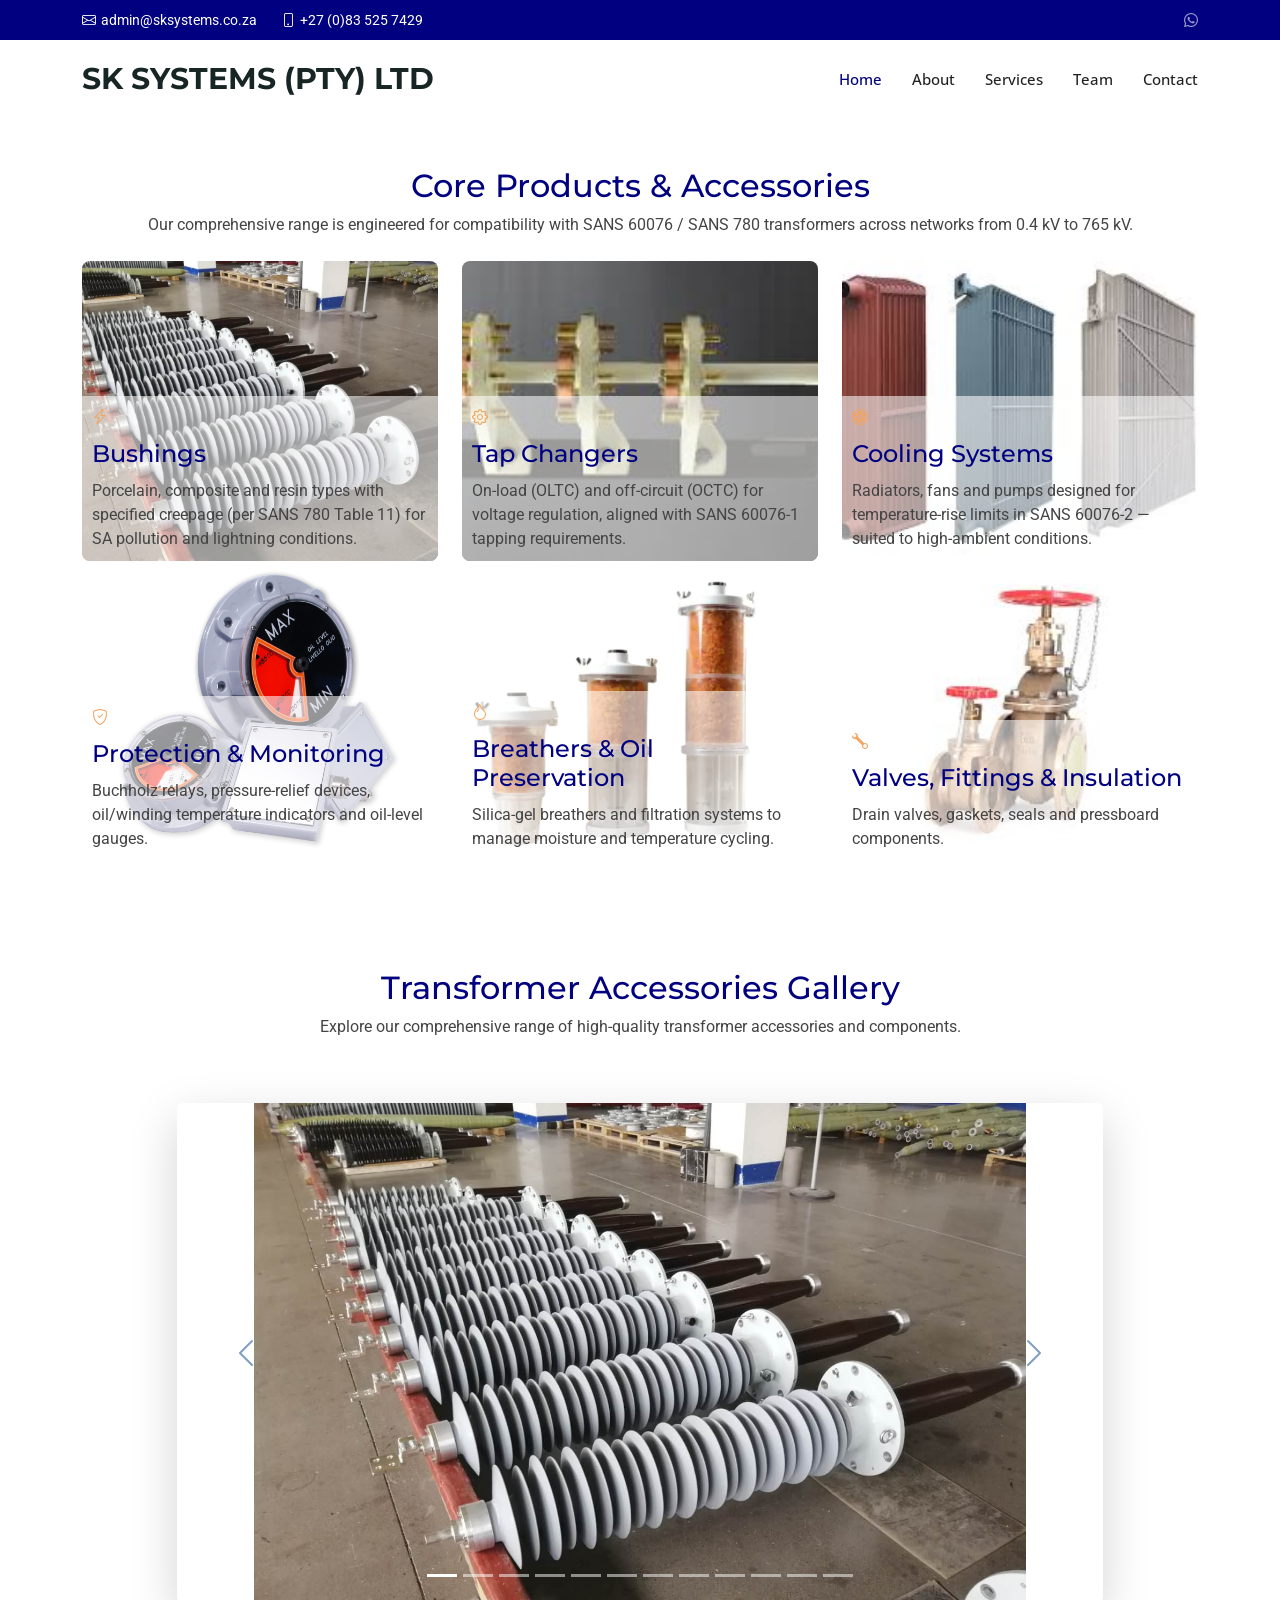
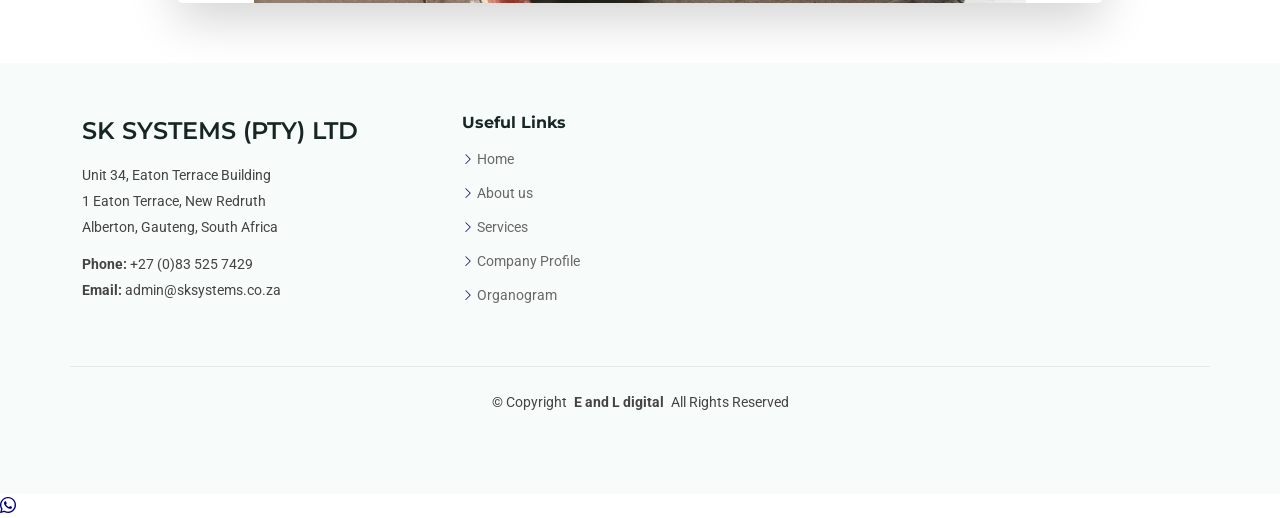
<file: accesories.html>
<!DOCTYPE html>
<html lang="en">

<head>
  <meta charset="utf-8">
  <meta content="width=device-width, initial-scale=1.0" name="viewport">
  <title>Index - SK SYSTEMS (PTY) LTD Bootstrap Template</title>
  <meta name="description" content="">
  <meta name="keywords" content="">

  <!-- Favicons -->
  <link href="assets/img/favicon.png" rel="icon">
  <link href="assets/img/apple-touch-icon.png" rel="apple-touch-icon">

  <!-- Fonts -->
  <link href="https://fonts.googleapis.com" rel="preconnect">
  <link href="https://fonts.gstatic.com" rel="preconnect" crossorigin>
  <link href="https://fonts.googleapis.com/css2?family=Roboto:ital,wght@0,100;0,300;0,400;0,500;0,700;0,900;1,100;1,300;1,400;1,500;1,700;1,900&family=Open+Sans:ital,wght@0,300;0,400;0,500;0,600;0,700;0,800;1,300;1,400;1,500;1,600;1,700;1,800&family=Montserrat:ital,wght@0,100;0,200;0,300;0,400;0,500;0,600;0,700;0,800;0,900;1,100;1,200;1,300;1,400;1,500;1,600;1,700;1,800;1,900&display=swap" rel="stylesheet">

  <!-- Vendor CSS Files -->
  <link href="assets/vendor/bootstrap/css/bootstrap.min.css" rel="stylesheet">
  <link href="assets/vendor/bootstrap-icons/bootstrap-icons.css" rel="stylesheet">
  <link href="assets/vendor/aos/aos.css" rel="stylesheet">
  <link href="assets/vendor/glightbox/css/glightbox.min.css" rel="stylesheet">
  <link href="assets/vendor/swiper/swiper-bundle.min.css" rel="stylesheet">

  <!-- Main CSS File -->
  <link href="assets/css/main.css" rel="stylesheet">

  <style>
    .product-card {
      background-size: cover;
      background-position: center;
      background-repeat: no-repeat;
      border-radius: 8px;
      overflow: hidden;
      position: relative;
      min-height: 300px;
      display: flex;
      align-items: flex-end;
    }
    .product-card .feature-item {
      background: rgba(255, 255, 255, 0.564);
      padding: 10px;
      width: 100%;
    }
    .product-card .icon {
      margin-bottom: 10px;
    }
    .product-card h4 {
      color: navy;
      margin-bottom: 10px;
    }
    .product-card p {
      margin-bottom: 0;
    }
    #galleryCarousel .carousel-inner img {
      max-height: 500px;
      max-width: 100%;
      width: auto !important;
      height: auto !important;
      object-fit: contain !important;
      margin: 0 auto;
      background-color: #ffffff;
    }
    #galleryCarousel .carousel-control-prev-icon,
    #galleryCarousel .carousel-control-next-icon {
      background-color: transparent;
      background-size: 100%, 100%;
    }
    #galleryCarousel .carousel-control-prev-icon {
      background-image: url("data:image/svg+xml;charset=UTF-8,%3Csvg xmlns='http://www.w3.org/2000/svg' fill='%23003f88' viewBox='0 0 16 16'%3E%3Cpath d='M11.354 1.646a.5.5 0 0 1 0 .708L5.707 8l5.647 5.646a.5.5 0 0 1-.708.708l-6-6a.5.5 0 0 1 0-.708l6-6a.5.5 0 0 1 .708 0z'/%3E%3C/svg%3E");
    }
    #galleryCarousel .carousel-control-next-icon {
      background-image: url("data:image/svg+xml;charset=UTF-8,%3Csvg xmlns='http://www.w3.org/2000/svg' fill='%23003f88' viewBox='0 0 16 16'%3E%3Cpath d='M4.646 1.646a.5.5 0 0 1 .708 0l6 6a.5.5 0 0 1 0 .708l-6 6a.5.5 0 1 1-.708-.708L10.293 8 4.646 2.354a.5.5 0 0 1 0-.708z'/%3E%3C/svg%3E");
    }
  </style>

  <!-- =======================================================
  * Template Name: SK SYSTEMS (PTY) LTD
  * Template URL: https://bootstrapmade.com/corebiz-bootstrap-business-template/
  * Updated: Aug 30 2025 with Bootstrap v5.3.8
  * Author: BootstrapMade.com
  * License: https://bootstrapmade.com/license/
  ======================================================== -->
</head>

<body class="index-page">

  <header id="header" class="header sticky-top">

    <div class="topbar d-flex align-items-center dark-background">
      <div class="container d-flex justify-content-center justify-content-md-between">
        <div class="contact-info d-flex align-items-center">
          <i class="bi bi-envelope d-flex align-items-center"><a href="mailto:admin@sksystems.co.za">admin@sksystems.co.za</a></i>
          <i class="bi bi-phone d-flex align-items-center ms-4"><span>+27 (0)83 525 7429</span></i>
        </div>
        <div class="social-links d-none d-md-flex align-items-center">
          <a href="https://wa.me/27710817412" target="_blank" class="whatsapp-link" title="Chat on WhatsApp"><i class="bi bi-whatsapp"></i></a>
          <!--a href="#" class="twitter"><i class="bi bi-twitter-x"></i></a>
          <a href="#" class="facebook"><i class="bi bi-facebook"></i></a>
          <a href="#" class="instagram"><i class="bi bi-instagram"></i></a>
          <a href="#" class="linkedin"><i class="bi bi-linkedin"></i></a-->
        </div>
      </div>
    </div><!-- End Top Bar -->

    <div class="branding d-flex align-items-cente">

      <div class="container position-relative d-flex align-items-center justify-content-between">
        <a href="index.html" class="logo d-flex align-items-center">
          <!-- Uncomment the line below if you also wish to use an image logo -->
          <!-- <img src="assets/img/logo.webp" alt=""> -->
          <h1 class="sitename">SK SYSTEMS (PTY) LTD</h1>
        </a>

        <nav id="navmenu" class="navmenu">
          <ul>
            <li><a href="index.html" class="active">Home</a></li>
            <li><a href="index.html#about">About</a></li>
            <li><a href="index.html#services">Services</a></li>
            <!--li><a href="index.html#portfolio">Portfolio</a></li-->
            <li><a href="index.html#team">Team</a></li>
            <!--li class="dropdown"><a href="#"><span>Dropdown</span> <i class="bi bi-chevron-down toggle-dropdown"></i></a>
              <ul>
                <!--li><a href="#">Dropdown 1</a></li>
                <!--li class="dropdown"><a href="#"><span>Deep Dropdown</span> <i class="bi bi-chevron-down toggle-dropdown"></i></a>
                  <ul>
                    <li><a href="#">Deep Dropdown 1</a></li>
                    <li><a href="#">Deep Dropdown 2</a></li>
                    <li><a href="#">Deep Dropdown 3</a></li>
                    <li><a href="#">Deep Dropdown 4</a></li>
                    <li><a href="#">Deep Dropdown 5</a></li>
                  </ul>
                </li
                <li><a href="#">Dropdown 2</a></li>
                <li><a href="#">Dropdown 3</a></li>
                <li><a href="#">Dropdown 4</a></li
              </ul>
            </li-->
            <li><a href="#contact">Contact</a></li>
          </ul>
          <i class="mobile-nav-toggle d-xl-none bi bi-list"></i>
        </nav>
      </div>
    </div>
  </header>
  <main class="main">
    <!-- Services Section -->
        <div class="row justify-content-center mt-5">
          <div class="col-lg-10">
            <div class="intro-content text-center mb-4" data-aos="fade-up" data-aos-delay="350">
              <h2 style="color: navy;">Core Products &amp; Accessories</h2>
              <p class="lead-text">Our comprehensive range is engineered for compatibility with SANS 60076 / SANS 780 transformers across networks from 0.4 kV to 765 kV.</p>
            </div>
          </div>
        </div>

        <div class="products-grid">
          <div class="container">
            <div class="row">
              <div class="col-lg-4 col-md-6" data-aos="fade-up" data-aos-delay="100">
                <div class="product-card" style="background-image: url('assets/img/Bushings.jpg');">
                  <div class="feature-item">
                    <div class="icon">
                      <i class="bi bi-lightning-charge" style="color: #F4A460;"></i>
                    </div>
                    <h4>Bushings</h4>
                    <p>Porcelain, composite and resin types with specified creepage (per SANS 780 Table 11) for SA pollution and lightning conditions.</p>
                  </div>
                </div>
              </div>
              <div class="col-lg-4 col-md-6" data-aos="fade-up" data-aos-delay="150">
                <div class="product-card" style="background-image: url('assets/img/Tap\ changer.jpg');">
                  <div class="feature-item">
                    <div class="icon">
                      <i class="bi bi-gear" style="color: #F4A460;"></i>
                    </div>
                    <h4>Tap Changers</h4>
                    <p>On-load (OLTC) and off-circuit (OCTC) for voltage regulation, aligned with SANS 60076-1 tapping requirements.</p>
                  </div>
                </div>
              </div>
              <div class="col-lg-4 col-md-6" data-aos="fade-up" data-aos-delay="200">
                <div class="product-card" style="background-image: url('assets/img/Cooling\ systems.jpg');">
                  <div class="feature-item">
                    <div class="icon">
                      <i class="bi bi-fan" style="color: #F4A460;"></i>
                    </div>
                    <h4>Cooling Systems</h4>
                    <p>Radiators, fans and pumps designed for temperature-rise limits in SANS 60076-2 — suited to high-ambient conditions.</p>
                  </div>
                </div>
              </div>
              <div class="col-lg-4 col-md-6" data-aos="fade-up" data-aos-delay="250">
                <div class="product-card" style="background-image: url('assets/img/Protection\ and\ monitoring.png');">
                  <div class="feature-item">
                    <div class="icon">
                      <i class="bi bi-shield-check" style="color: #F4A460;"></i>
                    </div>
                    <h4>Protection &amp; Monitoring</h4>
                    <p>Buchholz relays, pressure-relief devices, oil/winding temperature indicators and oil-level gauges.</p>
                  </div>
                </div>
              </div>
              <div class="col-lg-4 col-md-6" data-aos="fade-up" data-aos-delay="300">
                <div class="product-card" style="background-image: url('assets/img/Breather.png');">
                  <div class="feature-item">
                    <div class="icon">
                      <i class="bi bi-droplet" style="color: #F4A460;"></i>
                    </div>
                    <h4>Breathers &amp; Oil Preservation</h4>
                    <p>Silica-gel breathers and filtration systems to manage moisture and temperature cycling.</p>
                  </div>
                </div>
              </div>
              <div class="col-lg-4 col-md-6" data-aos="fade-up" data-aos-delay="350">
                <div class="product-card" style="background-image: url('assets/img/valves.jpg');">
                  <div class="feature-item">
                    <div class="icon">
                      <i class="bi bi-wrench" style="color: #F4A460;"></i>
                    </div>
                    <h4>Valves, Fittings &amp; Insulation</h4>
                    <p>Drain valves, gaskets, seals and pressboard components.</p>
                  </div>
                </div>
              </div>
              <!--div class="col-lg-4 col-md-6" data-aos="fade-up" data-aos-delay="400">
                <div class="product-card" style="background-image: url('assets/img/Protection\ and\ monitoring.png');">
                  <div class="feature-item">
                    <div class="icon">
                      <i class="bi bi-lightning-charge" style="color: #F4A460;"></i>
                    </div>
                    <h4>Surge Arresters &amp; Instrumentation</h4>
                    <p>Surge arresters, CTs/VTs, nameplates and grounding accessories per SANS 60076-3 clearances.</p>
                  </div>
                </div>
              </div>
              <div class="col-lg-4 col-md-6" data-aos="fade-up" data-aos-delay="450">
                <div class="product-card" style="background-image: url('assets/img/seals.jpg');">
                  <div class="feature-item">
                    <div class="icon">
                      <i class="bi bi-shield" style="color: #F4A460;"></i>
                    </div>
                    <h4>Corrosion Protection</h4>
                    <p>Eskom-approved water-based coatings.</p>
                  </div>
                </div>
              </div>
              <div class="col-lg-4 col-md-6" data-aos="fade-up" data-aos-delay="500">
                <div class="product-card" style="background-image: url('assets/img/Oil\ temp\ indicators.jpg');">
                  <div class="feature-item">
                    <div class="icon">
                      <i class="bi bi-tools" style="color: #F4A460;"></i>
                    </div>
                    <h4>Steel Fabrication</h4>
                    <p>Flanges, adapters, copper rods &amp; connectors, flexible couplings and bleeding plugs.</p>
                  </div>
                </div>
              </div-->
            </div>
          </div>



      </div>

      <!-- Gallery Slideshow Section -->
      <section id="gallery" class="gallery section mt-5">
        <div class="container">
          <div class="row justify-content-center mb-5">
            <div class="col-lg-10">
              <div class="intro-content text-center" data-aos="fade-up" data-aos-delay="100">
                <h2 style="color: navy;">Transformer Accessories Gallery</h2>
                <p class="lead-text">Explore our comprehensive range of high-quality transformer accessories and components.</p>
              </div>
            </div>
          </div>

          <div class="row justify-content-center" data-aos="fade-up" data-aos-delay="200">
            <div class="col-lg-10">
              <div id="galleryCarousel" class="carousel slide shadow-lg rounded" data-bs-ride="carousel" data-bs-interval="4000" data-bs-wrap="true" data-bs-keyboard="true" data-bs-touch="true">
                <div class="carousel-indicators">
                  <button type="button" data-bs-target="#galleryCarousel" data-bs-slide-to="0" class="active" aria-current="true" aria-label="Slide 1"></button>
                  <button type="button" data-bs-target="#galleryCarousel" data-bs-slide-to="1" aria-label="Slide 2"></button>
                  <button type="button" data-bs-target="#galleryCarousel" data-bs-slide-to="2" aria-label="Slide 3"></button>
                  <button type="button" data-bs-target="#galleryCarousel" data-bs-slide-to="3" aria-label="Slide 4"></button>
                  <button type="button" data-bs-target="#galleryCarousel" data-bs-slide-to="4" aria-label="Slide 5"></button>
                  <button type="button" data-bs-target="#galleryCarousel" data-bs-slide-to="5" aria-label="Slide 6"></button>
                  <button type="button" data-bs-target="#galleryCarousel" data-bs-slide-to="6" aria-label="Slide 7"></button>
                  <button type="button" data-bs-target="#galleryCarousel" data-bs-slide-to="7" aria-label="Slide 8"></button>
                  <button type="button" data-bs-target="#galleryCarousel" data-bs-slide-to="8" aria-label="Slide 9"></button>
                  <button type="button" data-bs-target="#galleryCarousel" data-bs-slide-to="9" aria-label="Slide 10"></button>
                  <button type="button" data-bs-target="#galleryCarousel" data-bs-slide-to="10" aria-label="Slide 11"></button>
                  <button type="button" data-bs-target="#galleryCarousel" data-bs-slide-to="11" aria-label="Slide 12"></button>
                </div>
                <div class="carousel-inner">
                  <div class="carousel-item active">
                    <img src="assets/img/Bushings.jpg" class="d-block w-100" alt="Bushings" style="max-height: 500px; object-fit: cover;">
                    <div class="carousel-caption d-none d-md-block">
                      
                    </div>
                  </div>
                  <div class="carousel-item">
                    <img src="assets/img/Buchholz relays.png" class="d-block w-100" alt="Tap Changers" style="max-height: 500px; object-fit: cover;">
                    <div class="carousel-caption d-none d-md-block">
                     
                    </div>
                  </div>
                  <div class="carousel-item">
                    <img src="assets/img/Breather.png" class="d-block w-100" alt="Cooling Systems" style="max-height: 500px; object-fit: cover;">
                    <div class="carousel-caption d-none d-md-block">
                    </div>
                  </div>
                  <div class="carousel-item">
                    <img src="assets/img/Cooling systems.jpg" class="d-block w-100" alt="Protection & Monitoring" style="max-height: 500px; object-fit: cover;">
                    <div class="carousel-caption d-none d-md-block">
                    </div>
                  </div>
                  <div class="carousel-item">
                    <img src="assets/img/filter_slider1.jpg" class="d-block w-100" alt="Breathers & Oil Preservation" style="max-height: 500px; object-fit: cover;">
                    <div class="carousel-caption d-none d-md-block">
                    </div>
                  </div>
                  <div class="carousel-item">
                    <img src="assets/img/Flanges.jpg" class="d-block w-100" alt="Steel Fabrication" style="max-height: 500px; object-fit: cover;">
                    <div class="carousel-caption d-none d-md-block">
                    </div>
                  </div>
                  <div class="carousel-item">
                    <img src="assets/img/Oil level guages.png" class="d-block w-100" alt="Steel Fabrication" style="max-height: 500px; object-fit: cover;">
                    <div class="carousel-caption d-none d-md-block">
                    </div>
                  </div>
                  <div class="carousel-item">
                    <img src="assets/img/Oil temp indicators.jpg" class="d-block w-100" alt="Steel Fabrication" style="max-height: 500px; object-fit: cover;">
                    <div class="carousel-caption d-none d-md-block">
                    </div>
                  </div>
                  <div class="carousel-item">
                    <img src="assets/img/power-transformer-radiators-500x500.webp" class="d-block w-100" alt="Steel Fabrication" style="max-height: 500px; object-fit: cover;">
                    <div class="carousel-caption d-none d-md-block">
                      
                    </div>
                  </div>
                  <div class="carousel-item">
                    <img src="assets/img/Pressure relief device.jpg" class="d-block w-100" alt="Steel Fabrication" style="max-height: 500px; object-fit: cover;">
                    <div class="carousel-caption d-none d-md-block">
                    </div>
                  </div>
                  <div class="carousel-item">
                    <img src="assets/img/Protection and monitoring.png" class="d-block w-100" alt="Steel Fabrication" style="max-height: 500px; object-fit: cover;">
                    <div class="carousel-caption d-none d-md-block">
                    </div>
                  </div>
                  <div class="carousel-item">
                    <img src="assets/img/seals.jpg" class="d-block w-100" alt="Steel Fabrication" style="max-height: 500px; object-fit: cover;">
                    <div class="carousel-caption d-none d-md-block">
                    </div>
                  </div>
                  <div class="carousel-item">
                    <img src="assets/img/Tap changer.jpg" class="d-block w-100" alt="Steel Fabrication" style="max-height: 500px; object-fit: cover;">
                    <div class="carousel-caption d-none d-md-block">
                    </div>
                  </div>
                  <div class="carousel-item">
                    <img src="assets/img/Transformer.jpg" class="d-block w-100" alt="Steel Fabrication" style="max-height: 500px; object-fit: cover;">
                    <div class="carousel-caption d-none d-md-block">
        
                    </div>
                  </div>
                  <div class="carousel-item">
                    <img src="assets/img/valves.jpg" class="d-block w-100" alt="Steel Fabrication" style="max-height: 500px; object-fit: cover;">
                    <div class="carousel-caption d-none d-md-block">
                    </div>
                  </div>
                </div>
                <button class="carousel-control-prev" type="button" data-bs-target="#galleryCarousel" data-bs-slide="prev">
                  <span class="carousel-control-prev-icon" aria-hidden="true"></span>
                  <span class="visually-hidden">Previous</span>
                </button>
                <button class="carousel-control-next" type="button" data-bs-target="#galleryCarousel" data-bs-slide="next">
                  <span class="carousel-control-next-icon" aria-hidden="true"></span>
                  <span class="visually-hidden">Next</span>
                </button>
              </div>
            </div>
          </div>
        </div>
      </section><!-- /Gallery Section -->
  </main>

  <footer id="footer" class="footer light-background">

    <!--div class="footer-newsletter">
      <div class="container">
        <div class="row justify-content-center text-center">
          <div class="col-lg-6">
            <h4>Join Our Newsletter</h4>
            <p>Subscribe to our newsletter and receive the latest news about our products and services!</p>
            <form action="forms/newsletter.php" method="post" class="php-email-form">
              <div class="newsletter-form"><input type="email" name="email"><input type="submit" value="Subscribe"></div>
              <div class="loading">Loading</div>
              <div class="error-message"></div>
              <div class="sent-message">Your subscription request has been sent. Thank you!</div>
            </form>
          </div>
        </div>
      </div>
    </div-->

    <div class="container footer-top">
      <div class="row gy-4">
        <div class="col-lg-4 col-md-6 footer-about">
          <a href="index.html" class="d-flex align-items-center">
            <span class="sitename">SK SYSTEMS (PTY) LTD</span>
          </a>
          <div class="footer-contact pt-3">
            <p>Unit 34, Eaton Terrace Building</p>
            <p>1 Eaton Terrace, New Redruth</p>
            <p>Alberton, Gauteng, South Africa</p>
            <p class="mt-3"><strong>Phone:</strong> <span>+27 (0)83 525 7429</span></p>
            <p><strong>Email:</strong> <span>admin@sksystems.co.za</span></p>
          </div>
        </div>

        <div class="col-lg-2 col-md-3 footer-links">
          <h4>Useful Links</h4>
          <ul>
            <li><i class="bi bi-chevron-right"></i> <a href="index.html">Home</a></li>
            <li><i class="bi bi-chevron-right"></i> <a href="index.html#about">About us</a></li>
            <li><i class="bi bi-chevron-right"></i> <a href="index.html#services">Services</a></li>
            <li><i class="bi bi-chevron-right"></i> <a href="forms/SK_Systems_Company_Profile.pdf" target="_blank">Company Profile</a></li>
            <li><i class="bi bi-chevron-right"></i> <a href="forms/SK_Systems_Organogram.pdf" target="_blank">Organogram</a></li>
          </ul>
        </div>

        <!--div class="col-lg-2 col-md-3 footer-links">
          <h4>Our Services</h4>
          <ul>
            <li><i class="bi bi-chevron-right"></i> <a href="#">Web Design</a></li>
            <li><i class="bi bi-chevron-right"></i> <a href="#">Web Development</a></li>
            <li><i class="bi bi-chevron-right"></i> <a href="#">Product Management</a></li>
            <li><i class="bi bi-chevron-right"></i> <a href="#">Marketing</a></li>
          </ul>
        </div>

        <!--div class="col-lg-4 col-md-12">
          <h4>Follow Us</h4>
          <p>Cras fermentum odio eu feugiat lide par naso tierra videa magna derita valies</p>
          <div class="social-links d-flex">
            <a href=""><i class="bi bi-twitter-x"></i></a>
            <a href=""><i class="bi bi-facebook"></i></a>
            <a href=""><i class="bi bi-instagram"></i></a>
            <a href=""><i class="bi bi-linkedin"></i></a>
          </div>
        </div-->

      </div>
    </div>

    <div class="container copyright text-center mt-4">
      <p>© <span>Copyright</span> <strong class="px-1 sitename">E and L digital</strong> <span>All Rights Reserved</span></p>
      <div class="credits">
        <!-- All the links in the footer should remain intact. -->
        <!-- You can delete the links only if you've purchased the pro version. -->
        <!-- Licensing information: https://bootstrapmade.com/license/ -->
        <!-- Purchase the pro version with working PHP/AJAX contact form: [buy-url] -->
        
      </div>
    </div>

  </footer>

  <!-- WhatsApp Floating Button -->
  <a href="https://wa.me/27710817412" target="_blank" class="whatsapp-floating" title="Chat on WhatsApp"><i class="bi bi-whatsapp"></i></a>

  <!-- Scroll Top -->
  <a href="#" id="scroll-top" class="scroll-top d-flex align-items-center justify-content-center"><i class="bi bi-arrow-up-short"></i></a>

  <!-- Preloader -->
  <div id="preloader">
    <div></div>
    <div></div>
    <div></div>
    <div></div>
  </div>

  <!-- Vendor JS Files -->
  <script src="assets/vendor/bootstrap/js/bootstrap.bundle.min.js"></script>
  <script src="assets/vendor/php-email-form/validate.js"></script>
  <script src="assets/vendor/aos/aos.js"></script>
  <script src="assets/vendor/glightbox/js/glightbox.min.js"></script>
  <script src="assets/vendor/purecounter/purecounter_vanilla.js"></script>
  <script src="assets/vendor/waypoints/noframework.waypoints.js"></script>
  <script src="assets/vendor/swiper/swiper-bundle.min.js"></script>
  <script src="assets/vendor/imagesloaded/imagesloaded.pkgd.min.js"></script>
  <script src="assets/vendor/isotope-layout/isotope.pkgd.min.js"></script>

  <!-- Main JS File -->
  <script src="assets/js/main.js"></script>

</body>

</html>
</file>
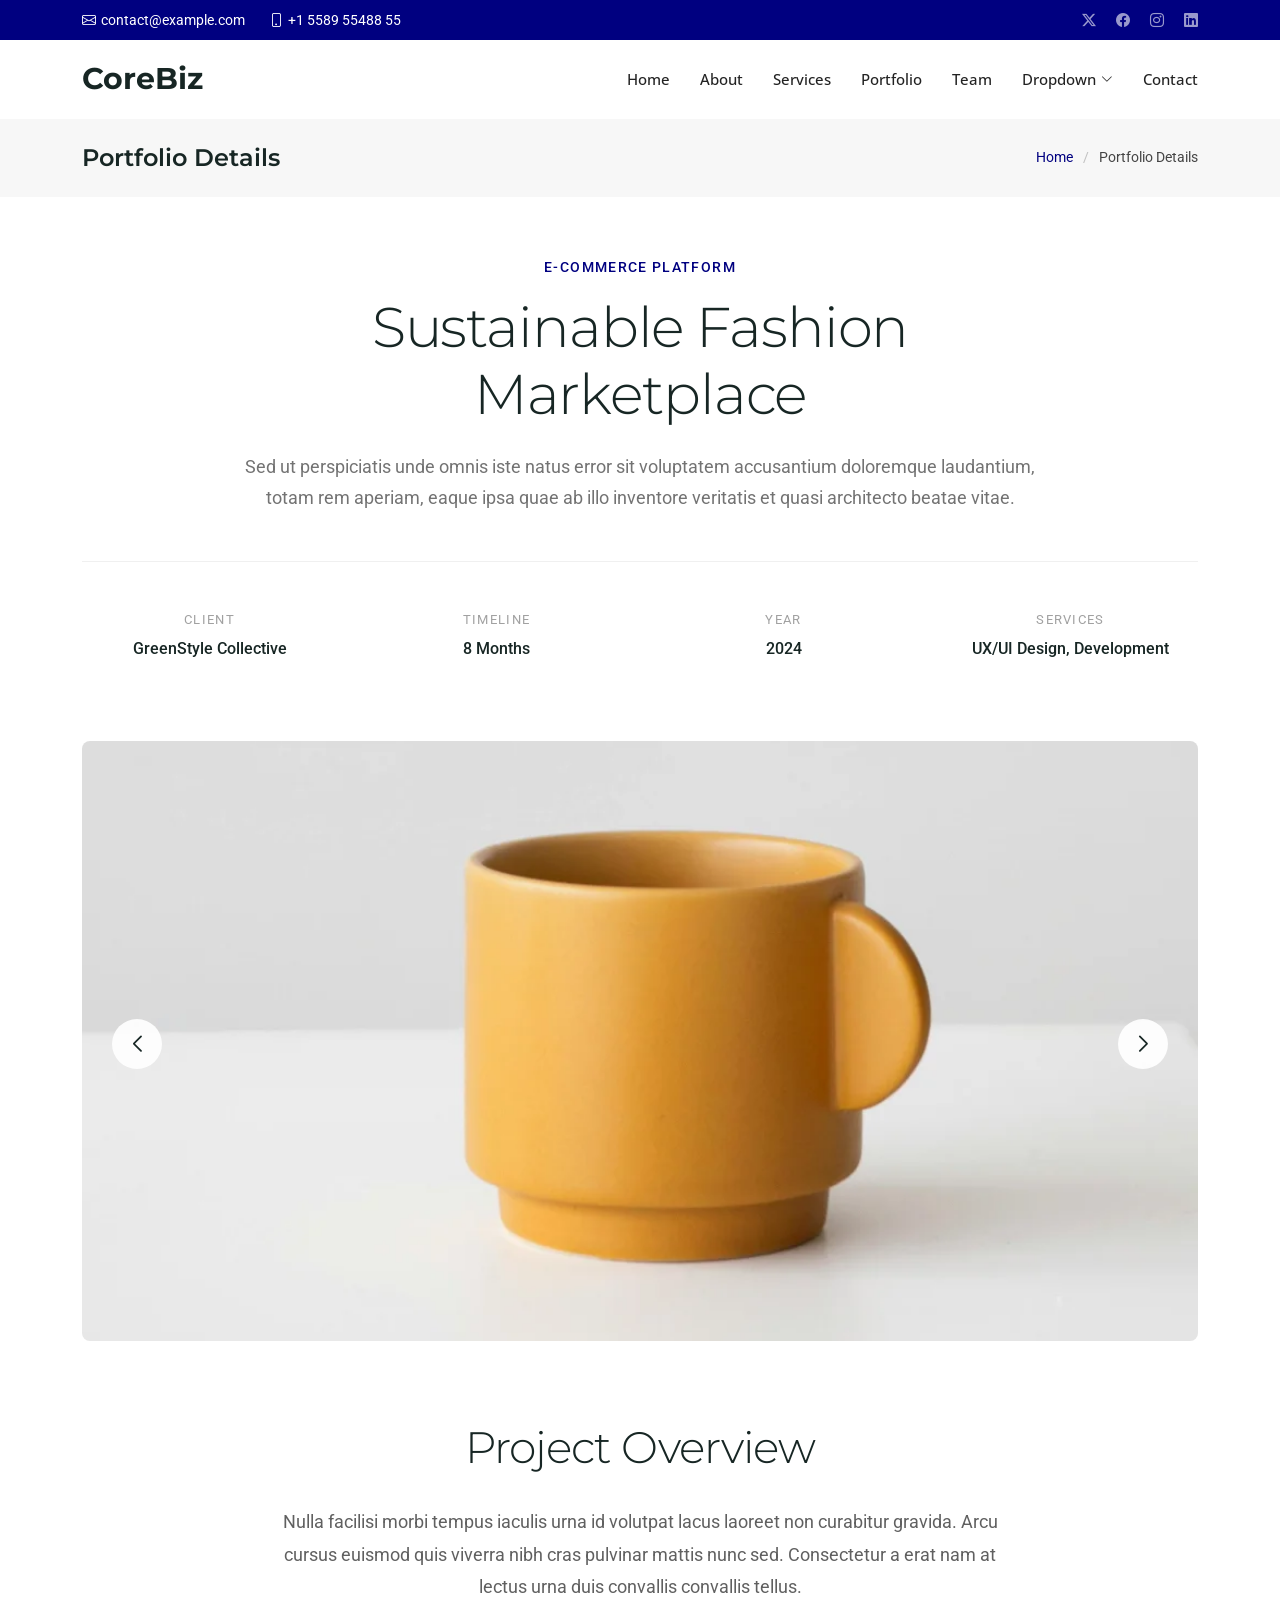
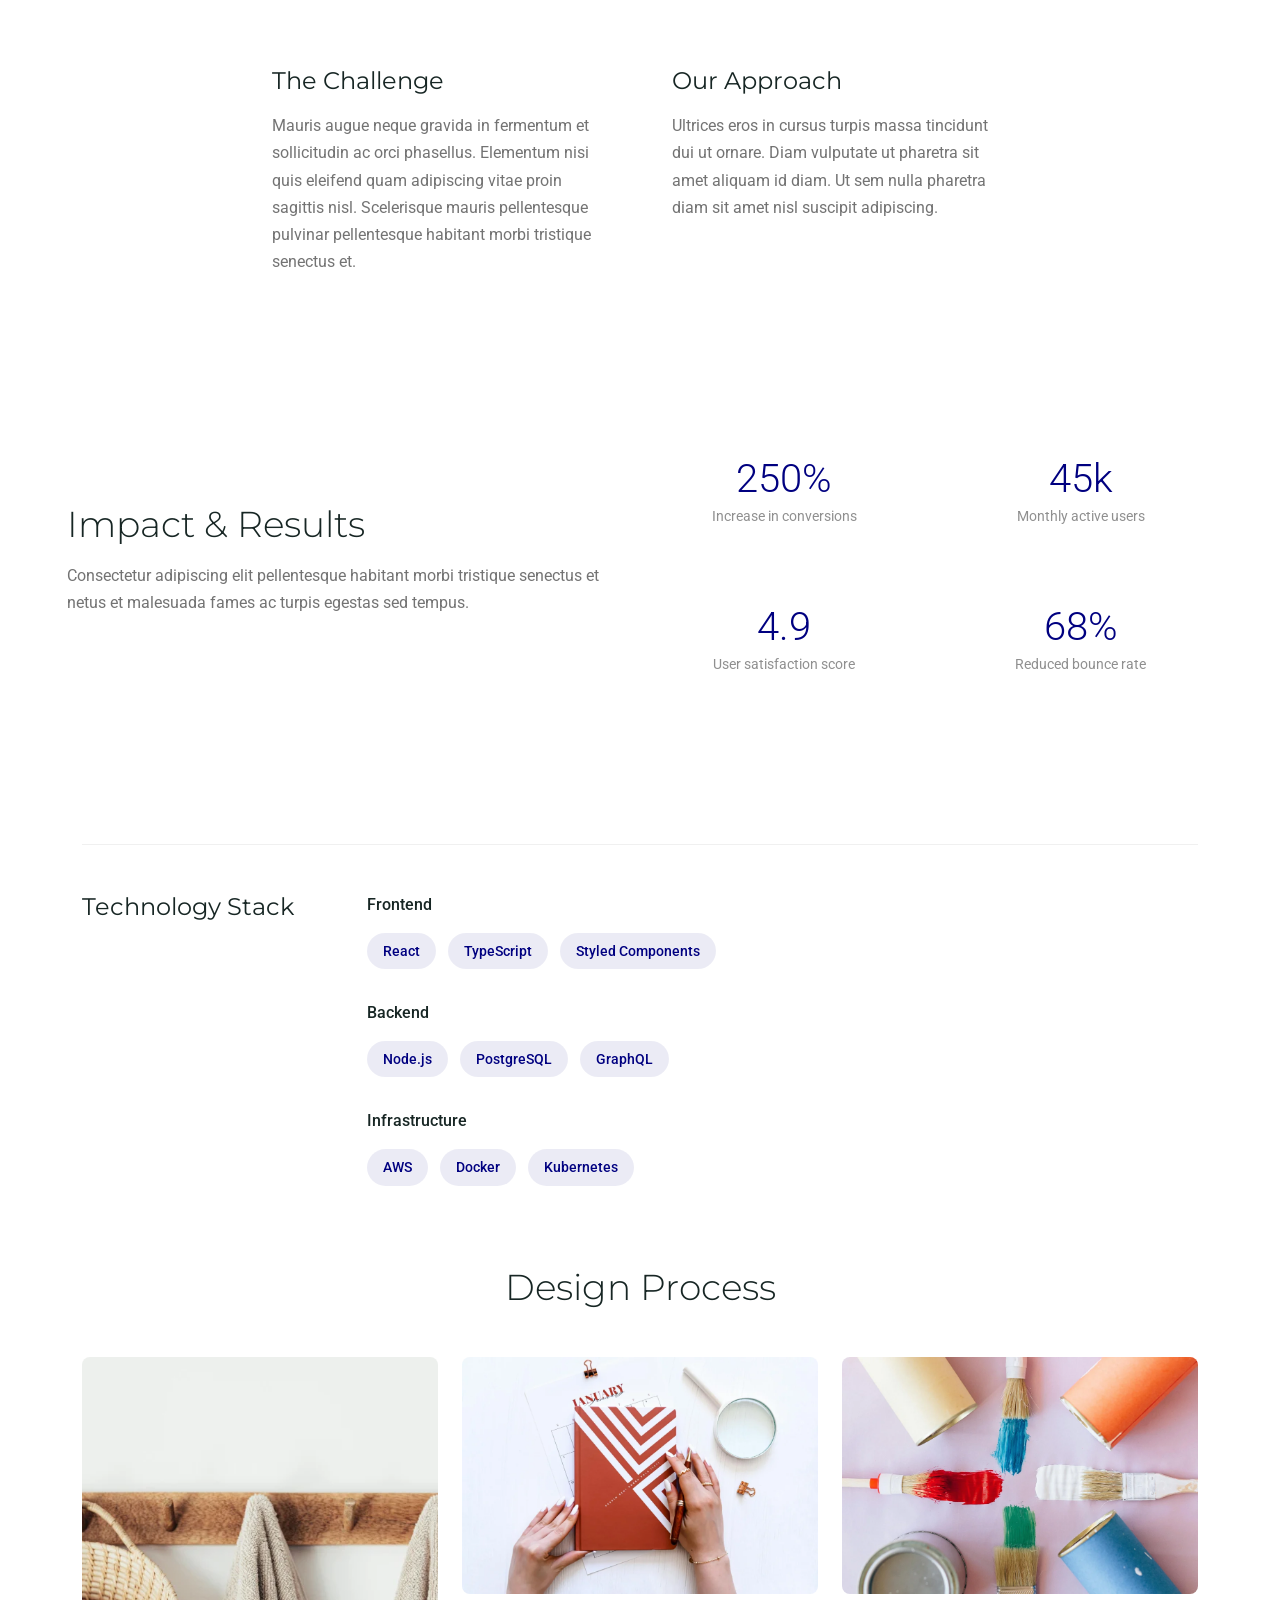
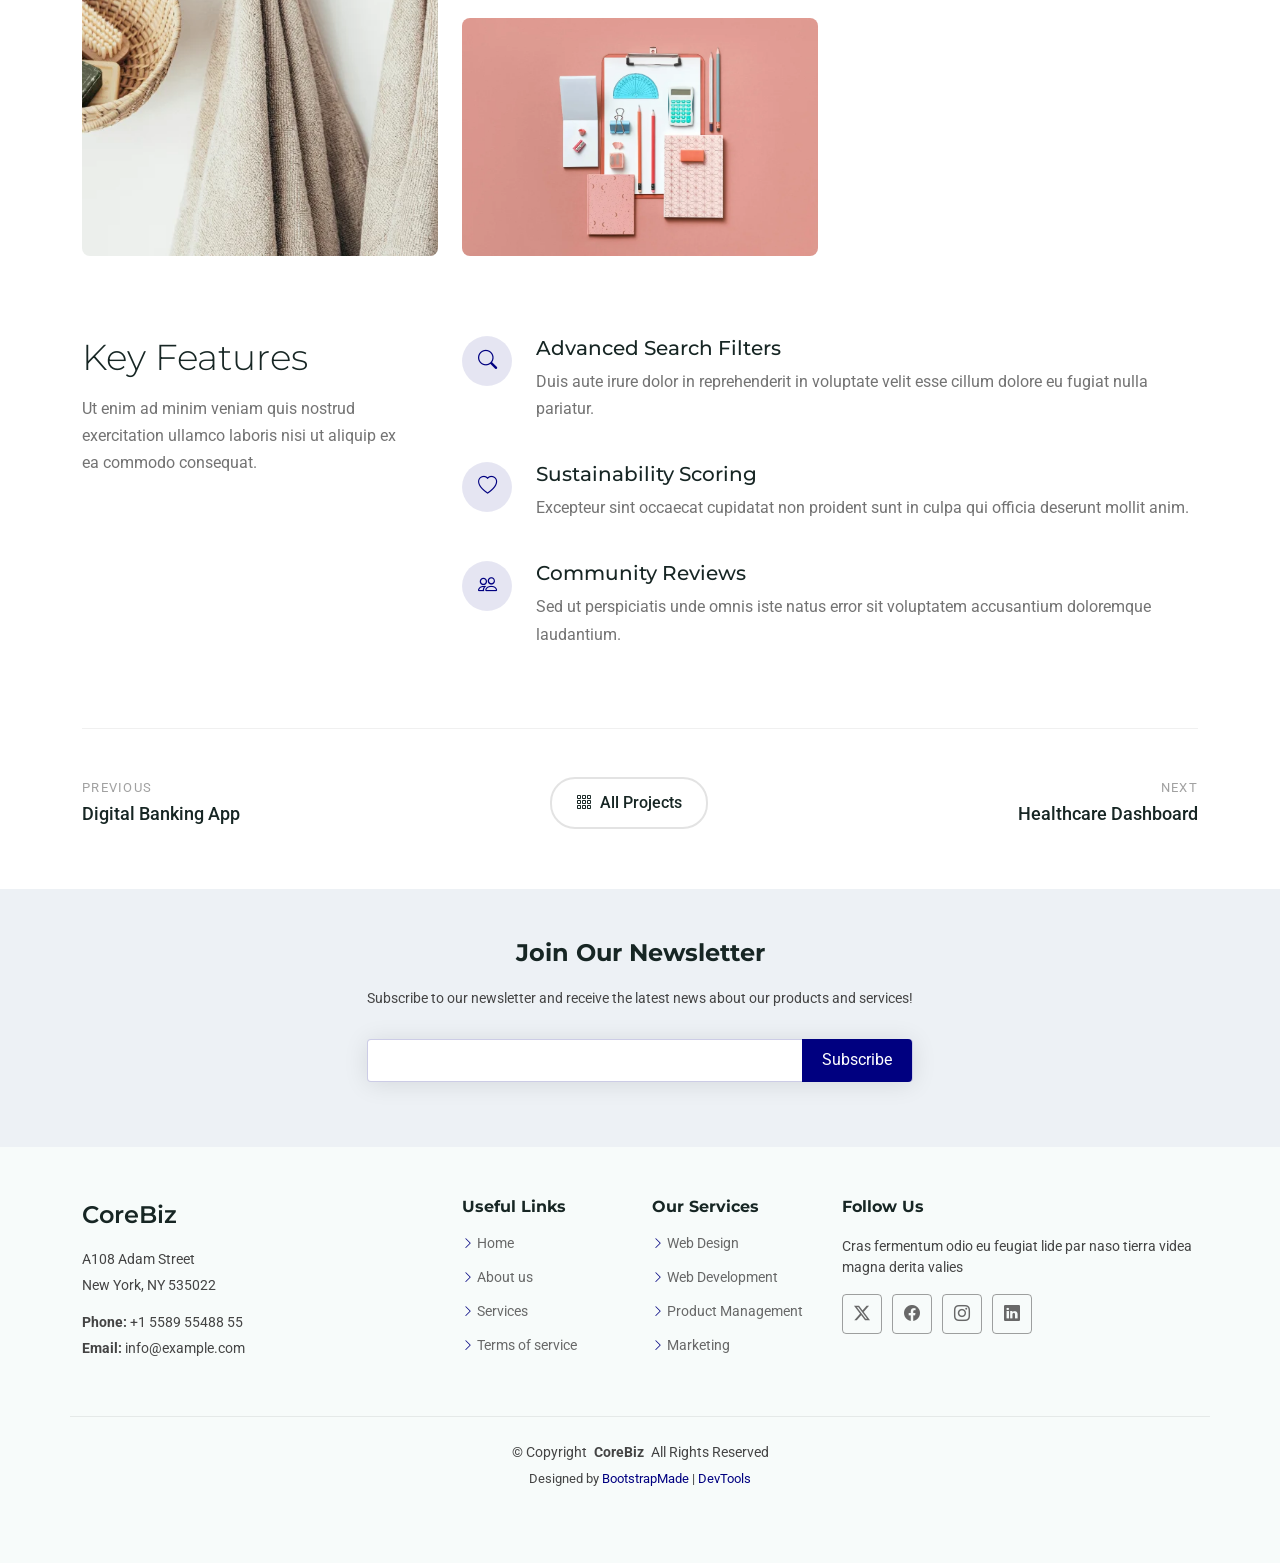
<file: portfolio-details.html>
<!DOCTYPE html>
<html lang="en">

<head>
  <meta charset="utf-8">
  <meta content="width=device-width, initial-scale=1.0" name="viewport">
  <title>Portfolio Details - CoreBiz Bootstrap Template</title>
  <meta name="description" content="">
  <meta name="keywords" content="">

  <!-- Favicons -->
  <link href="assets/img/favicon.png" rel="icon">
  <link href="assets/img/apple-touch-icon.png" rel="apple-touch-icon">

  <!-- Fonts -->
  <link href="https://fonts.googleapis.com" rel="preconnect">
  <link href="https://fonts.gstatic.com" rel="preconnect" crossorigin>
  <link href="https://fonts.googleapis.com/css2?family=Roboto:ital,wght@0,100;0,300;0,400;0,500;0,700;0,900;1,100;1,300;1,400;1,500;1,700;1,900&family=Open+Sans:ital,wght@0,300;0,400;0,500;0,600;0,700;0,800;1,300;1,400;1,500;1,600;1,700;1,800&family=Montserrat:ital,wght@0,100;0,200;0,300;0,400;0,500;0,600;0,700;0,800;0,900;1,100;1,200;1,300;1,400;1,500;1,600;1,700;1,800;1,900&display=swap" rel="stylesheet">

  <!-- Vendor CSS Files -->
  <link href="assets/vendor/bootstrap/css/bootstrap.min.css" rel="stylesheet">
  <link href="assets/vendor/bootstrap-icons/bootstrap-icons.css" rel="stylesheet">
  <link href="assets/vendor/aos/aos.css" rel="stylesheet">
  <link href="assets/vendor/glightbox/css/glightbox.min.css" rel="stylesheet">
  <link href="assets/vendor/swiper/swiper-bundle.min.css" rel="stylesheet">

  <!-- Main CSS File -->
  <link href="assets/css/main.css" rel="stylesheet">

  <!-- =======================================================
  * Template Name: CoreBiz
  * Template URL: https://bootstrapmade.com/corebiz-bootstrap-business-template/
  * Updated: Aug 30 2025 with Bootstrap v5.3.8
  * Author: BootstrapMade.com
  * License: https://bootstrapmade.com/license/
  ======================================================== -->
</head>

<body class="portfolio-details-page">

  <header id="header" class="header sticky-top">

    <div class="topbar d-flex align-items-center dark-background">
      <div class="container d-flex justify-content-center justify-content-md-between">
        <div class="contact-info d-flex align-items-center">
          <i class="bi bi-envelope d-flex align-items-center"><a href="mailto:contact@example.com">contact@example.com</a></i>
          <i class="bi bi-phone d-flex align-items-center ms-4"><span>+1 5589 55488 55</span></i>
        </div>
        <div class="social-links d-none d-md-flex align-items-center">
          <a href="#" class="twitter"><i class="bi bi-twitter-x"></i></a>
          <a href="#" class="facebook"><i class="bi bi-facebook"></i></a>
          <a href="#" class="instagram"><i class="bi bi-instagram"></i></a>
          <a href="#" class="linkedin"><i class="bi bi-linkedin"></i></a>
        </div>
      </div>
    </div><!-- End Top Bar -->

    <div class="branding d-flex align-items-cente">

      <div class="container position-relative d-flex align-items-center justify-content-between">
        <a href="index.html" class="logo d-flex align-items-center">
          <!-- Uncomment the line below if you also wish to use an image logo -->
          <!-- <img src="assets/img/logo.webp" alt=""> -->
          <h1 class="sitename">CoreBiz</h1>
        </a>

        <nav id="navmenu" class="navmenu">
          <ul>
            <li><a href="#hero">Home</a></li>
            <li><a href="#about">About</a></li>
            <li><a href="#services">Services</a></li>
            <li><a href="#portfolio">Portfolio</a></li>
            <li><a href="#team">Team</a></li>
            <li class="dropdown"><a href="#"><span>Dropdown</span> <i class="bi bi-chevron-down toggle-dropdown"></i></a>
              <ul>
                <li><a href="#">Dropdown 1</a></li>
                <li class="dropdown"><a href="#"><span>Deep Dropdown</span> <i class="bi bi-chevron-down toggle-dropdown"></i></a>
                  <ul>
                    <li><a href="#">Deep Dropdown 1</a></li>
                    <li><a href="#">Deep Dropdown 2</a></li>
                    <li><a href="#">Deep Dropdown 3</a></li>
                    <li><a href="#">Deep Dropdown 4</a></li>
                    <li><a href="#">Deep Dropdown 5</a></li>
                  </ul>
                </li>
                <li><a href="#">Dropdown 2</a></li>
                <li><a href="#">Dropdown 3</a></li>
                <li><a href="#">Dropdown 4</a></li>
              </ul>
            </li>
            <li><a href="#contact">Contact</a></li>
          </ul>
          <i class="mobile-nav-toggle d-xl-none bi bi-list"></i>
        </nav>

      </div>

    </div>

  </header>

  <main class="main">

    <!-- Page Title -->
    <div class="page-title" data-aos="fade">
      <div class="container d-lg-flex justify-content-between align-items-center">
        <h1 class="mb-2 mb-lg-0">Portfolio Details</h1>
        <nav class="breadcrumbs">
          <ol>
            <li><a href="index.html">Home</a></li>
            <li class="current">Portfolio Details</li>
          </ol>
        </nav>
      </div>
    </div><!-- End Page Title -->

    <!-- Portfolio Details Section -->
    <section id="portfolio-details" class="portfolio-details section">

      <div class="container" data-aos="fade-up" data-aos-delay="100">

        <div class="project-hero">
          <div class="hero-content" data-aos="fade-up">
            <div class="project-category">E-Commerce Platform</div>
            <h1 class="project-title">Sustainable Fashion Marketplace</h1>
            <p class="project-subtitle">Sed ut perspiciatis unde omnis iste natus error sit voluptatem accusantium doloremque laudantium, totam rem aperiam, eaque ipsa quae ab illo inventore veritatis et quasi architecto beatae vitae.</p>
          </div>

          <div class="project-meta-grid" data-aos="fade-up" data-aos-delay="200">
            <div class="meta-column">
              <div class="meta-label">Client</div>
              <div class="meta-value">GreenStyle Collective</div>
            </div>
            <div class="meta-column">
              <div class="meta-label">Timeline</div>
              <div class="meta-value">8 Months</div>
            </div>
            <div class="meta-column">
              <div class="meta-label">Year</div>
              <div class="meta-value">2024</div>
            </div>
            <div class="meta-column">
              <div class="meta-label">Services</div>
              <div class="meta-value">UX/UI Design, Development</div>
            </div>
          </div>
        </div>

        <div class="visual-showcase" data-aos="zoom-in" data-aos-delay="100">
          <div class="main-visual">
            <div class="portfolio-details-slider swiper init-swiper">
              <script type="application/json" class="swiper-config">
                {
                  "loop": true,
                  "speed": 600,
                  "autoplay": {
                    "delay": 4000
                  },
                  "effect": "creative",
                  "creativeEffect": {
                    "prev": {
                      "shadow": false,
                      "translate": ["-120%", 0, -500]
                    },
                    "next": {
                      "shadow": false,
                      "translate": ["120%", 0, -500]
                    }
                  },
                  "slidesPerView": 1,
                  "navigation": {
                    "nextEl": ".swiper-button-next",
                    "prevEl": ".swiper-button-prev"
                  }
                }
              </script>
              <div class="swiper-wrapper">
                <div class="swiper-slide">
                  <img src="assets/img/portfolio/portfolio-5.webp" alt="Project showcase" class="img-fluid" loading="lazy">
                </div>
                <div class="swiper-slide">
                  <img src="assets/img/portfolio/portfolio-7.webp" alt="Project showcase" class="img-fluid" loading="lazy">
                </div>
                <div class="swiper-slide">
                  <img src="assets/img/portfolio/portfolio-8.webp" alt="Project showcase" class="img-fluid" loading="lazy">
                </div>
              </div>
              <div class="swiper-button-next"></div>
              <div class="swiper-button-prev"></div>
            </div>
          </div>
        </div>

        <div class="content-section">
          <div class="row">
            <div class="col-lg-8 offset-lg-2">
              <div class="project-overview" data-aos="fade-up">
                <h2>Project Overview</h2>
                <p class="overview-text">Nulla facilisi morbi tempus iaculis urna id volutpat lacus laoreet non curabitur gravida. Arcu cursus euismod quis viverra nibh cras pulvinar mattis nunc sed. Consectetur a erat nam at lectus urna duis convallis convallis tellus.</p>

                <div class="challenge-solution">
                  <div class="challenge-block" data-aos="fade-up" data-aos-delay="100">
                    <h3>The Challenge</h3>
                    <p>Mauris augue neque gravida in fermentum et sollicitudin ac orci phasellus. Elementum nisi quis eleifend quam adipiscing vitae proin sagittis nisl. Scelerisque mauris pellentesque pulvinar pellentesque habitant morbi tristique senectus et.</p>
                  </div>

                  <div class="solution-block" data-aos="fade-up" data-aos-delay="200">
                    <h3>Our Approach</h3>
                    <p>Ultrices eros in cursus turpis massa tincidunt dui ut ornare. Diam vulputate ut pharetra sit amet aliquam id diam. Ut sem nulla pharetra diam sit amet nisl suscipit adipiscing.</p>
                  </div>
                </div>
              </div>
            </div>
          </div>
        </div>

        <div class="metrics-showcase" data-aos="fade-up" data-aos-delay="100">
          <div class="row align-items-center">
            <div class="col-lg-6">
              <div class="metrics-content">
                <h3>Impact &amp; Results</h3>
                <p>Consectetur adipiscing elit pellentesque habitant morbi tristique senectus et netus et malesuada fames ac turpis egestas sed tempus.</p>
              </div>
            </div>
            <div class="col-lg-6">
              <div class="metrics-grid">
                <div class="metric-item" data-aos="fade-up" data-aos-delay="200">
                  <div class="metric-number">250%</div>
                  <div class="metric-label">Increase in conversions</div>
                </div>
                <div class="metric-item" data-aos="fade-up" data-aos-delay="250">
                  <div class="metric-number">45k</div>
                  <div class="metric-label">Monthly active users</div>
                </div>
                <div class="metric-item" data-aos="fade-up" data-aos-delay="300">
                  <div class="metric-number">4.9</div>
                  <div class="metric-label">User satisfaction score</div>
                </div>
                <div class="metric-item" data-aos="fade-up" data-aos-delay="350">
                  <div class="metric-number">68%</div>
                  <div class="metric-label">Reduced bounce rate</div>
                </div>
              </div>
            </div>
          </div>
        </div>

        <div class="technology-stack" data-aos="fade-up" data-aos-delay="100">
          <div class="row">
            <div class="col-lg-3">
              <h3>Technology Stack</h3>
            </div>
            <div class="col-lg-9">
              <div class="tech-categories">
                <div class="tech-category" data-aos="fade-up" data-aos-delay="150">
                  <div class="category-title">Frontend</div>
                  <div class="tech-list">
                    <span class="tech-item">React</span>
                    <span class="tech-item">TypeScript</span>
                    <span class="tech-item">Styled Components</span>
                  </div>
                </div>
                <div class="tech-category" data-aos="fade-up" data-aos-delay="200">
                  <div class="category-title">Backend</div>
                  <div class="tech-list">
                    <span class="tech-item">Node.js</span>
                    <span class="tech-item">PostgreSQL</span>
                    <span class="tech-item">GraphQL</span>
                  </div>
                </div>
                <div class="tech-category" data-aos="fade-up" data-aos-delay="250">
                  <div class="category-title">Infrastructure</div>
                  <div class="tech-list">
                    <span class="tech-item">AWS</span>
                    <span class="tech-item">Docker</span>
                    <span class="tech-item">Kubernetes</span>
                  </div>
                </div>
              </div>
            </div>
          </div>
        </div>

        <div class="process-gallery" data-aos="fade-up" data-aos-delay="100">
          <h3>Design Process</h3>
          <div class="gallery-masonry">
            <div class="gallery-item large" data-aos="fade-up" data-aos-delay="150">
              <img src="assets/img/portfolio/portfolio-11.webp" alt="Design process" class="img-fluid glightbox" loading="lazy">
              <div class="gallery-caption">User Research &amp; Personas</div>
            </div>
            <div class="gallery-item" data-aos="fade-up" data-aos-delay="200">
              <img src="assets/img/portfolio/portfolio-12.webp" alt="Design process" class="img-fluid glightbox" loading="lazy">
              <div class="gallery-caption">Wireframes</div>
            </div>
            <div class="gallery-item" data-aos="fade-up" data-aos-delay="250">
              <img src="assets/img/portfolio/portfolio-3.webp" alt="Design process" class="img-fluid glightbox" loading="lazy">
              <div class="gallery-caption">Prototypes</div>
            </div>
            <div class="gallery-item" data-aos="fade-up" data-aos-delay="300">
              <img src="assets/img/portfolio/portfolio-4.webp" alt="Design process" class="img-fluid glightbox" loading="lazy">
              <div class="gallery-caption">Final Design</div>
            </div>
          </div>
        </div>

        <div class="key-features-section" data-aos="fade-up" data-aos-delay="100">
          <div class="row">
            <div class="col-lg-4">
              <div class="features-intro">
                <h3>Key Features</h3>
                <p>Ut enim ad minim veniam quis nostrud exercitation ullamco laboris nisi ut aliquip ex ea commodo consequat.</p>
              </div>
            </div>
            <div class="col-lg-8">
              <div class="features-list">
                <div class="feature-row" data-aos="fade-up" data-aos-delay="150">
                  <div class="feature-icon">
                    <i class="bi bi-search"></i>
                  </div>
                  <div class="feature-content">
                    <h4>Advanced Search Filters</h4>
                    <p>Duis aute irure dolor in reprehenderit in voluptate velit esse cillum dolore eu fugiat nulla pariatur.</p>
                  </div>
                </div>
                <div class="feature-row" data-aos="fade-up" data-aos-delay="200">
                  <div class="feature-icon">
                    <i class="bi bi-heart"></i>
                  </div>
                  <div class="feature-content">
                    <h4>Sustainability Scoring</h4>
                    <p>Excepteur sint occaecat cupidatat non proident sunt in culpa qui officia deserunt mollit anim.</p>
                  </div>
                </div>
                <div class="feature-row" data-aos="fade-up" data-aos-delay="250">
                  <div class="feature-icon">
                    <i class="bi bi-people"></i>
                  </div>
                  <div class="feature-content">
                    <h4>Community Reviews</h4>
                    <p>Sed ut perspiciatis unde omnis iste natus error sit voluptatem accusantium doloremque laudantium.</p>
                  </div>
                </div>
              </div>
            </div>
          </div>
        </div>

        <div class="project-footer" data-aos="fade-up" data-aos-delay="200">
          <div class="footer-navigation">
            <a href="#" class="nav-link prev-project">
              <span class="nav-direction">Previous</span>
              <span class="nav-title">Digital Banking App</span>
            </a>
            <a href="#" class="nav-link all-projects">
              <i class="bi bi-grid-3x3-gap"></i>
              <span>All Projects</span>
            </a>
            <a href="#" class="nav-link next-project">
              <span class="nav-direction">Next</span>
              <span class="nav-title">Healthcare Dashboard</span>
            </a>
          </div>
        </div>

      </div>

    </section><!-- /Portfolio Details Section -->

  </main>

  <footer id="footer" class="footer light-background">

    <div class="footer-newsletter">
      <div class="container">
        <div class="row justify-content-center text-center">
          <div class="col-lg-6">
            <h4>Join Our Newsletter</h4>
            <p>Subscribe to our newsletter and receive the latest news about our products and services!</p>
            <form action="forms/newsletter.php" method="post" class="php-email-form">
              <div class="newsletter-form"><input type="email" name="email"><input type="submit" value="Subscribe"></div>
              <div class="loading">Loading</div>
              <div class="error-message"></div>
              <div class="sent-message">Your subscription request has been sent. Thank you!</div>
            </form>
          </div>
        </div>
      </div>
    </div>

    <div class="container footer-top">
      <div class="row gy-4">
        <div class="col-lg-4 col-md-6 footer-about">
          <a href="index.html" class="d-flex align-items-center">
            <span class="sitename">CoreBiz</span>
          </a>
          <div class="footer-contact pt-3">
            <p>A108 Adam Street</p>
            <p>New York, NY 535022</p>
            <p class="mt-3"><strong>Phone:</strong> <span>+1 5589 55488 55</span></p>
            <p><strong>Email:</strong> <span>info@example.com</span></p>
          </div>
        </div>

        <div class="col-lg-2 col-md-3 footer-links">
          <h4>Useful Links</h4>
          <ul>
            <li><i class="bi bi-chevron-right"></i> <a href="#">Home</a></li>
            <li><i class="bi bi-chevron-right"></i> <a href="#">About us</a></li>
            <li><i class="bi bi-chevron-right"></i> <a href="#">Services</a></li>
            <li><i class="bi bi-chevron-right"></i> <a href="#">Terms of service</a></li>
          </ul>
        </div>

        <div class="col-lg-2 col-md-3 footer-links">
          <h4>Our Services</h4>
          <ul>
            <li><i class="bi bi-chevron-right"></i> <a href="#">Web Design</a></li>
            <li><i class="bi bi-chevron-right"></i> <a href="#">Web Development</a></li>
            <li><i class="bi bi-chevron-right"></i> <a href="#">Product Management</a></li>
            <li><i class="bi bi-chevron-right"></i> <a href="#">Marketing</a></li>
          </ul>
        </div>

        <div class="col-lg-4 col-md-12">
          <h4>Follow Us</h4>
          <p>Cras fermentum odio eu feugiat lide par naso tierra videa magna derita valies</p>
          <div class="social-links d-flex">
            <a href=""><i class="bi bi-twitter-x"></i></a>
            <a href=""><i class="bi bi-facebook"></i></a>
            <a href=""><i class="bi bi-instagram"></i></a>
            <a href=""><i class="bi bi-linkedin"></i></a>
          </div>
        </div>

      </div>
    </div>

    <div class="container copyright text-center mt-4">
      <p>© <span>Copyright</span> <strong class="px-1 sitename">CoreBiz</strong> <span>All Rights Reserved</span></p>
      <div class="credits">
        <!-- All the links in the footer should remain intact. -->
        <!-- You can delete the links only if you've purchased the pro version. -->
        <!-- Licensing information: https://bootstrapmade.com/license/ -->
        <!-- Purchase the pro version with working PHP/AJAX contact form: [buy-url] -->
        Designed by <a href="https://bootstrapmade.com/">BootstrapMade</a> | <a href="https://bootstrapmade.com/tools/">DevTools</a>
      </div>
    </div>

  </footer>

  <!-- Scroll Top -->
  <a href="#" id="scroll-top" class="scroll-top d-flex align-items-center justify-content-center"><i class="bi bi-arrow-up-short"></i></a>

  <!-- Preloader -->
  <div id="preloader">
    <div></div>
    <div></div>
    <div></div>
    <div></div>
  </div>

  <!-- Vendor JS Files -->
  <script src="assets/vendor/bootstrap/js/bootstrap.bundle.min.js"></script>
  <script src="assets/vendor/php-email-form/validate.js"></script>
  <script src="assets/vendor/aos/aos.js"></script>
  <script src="assets/vendor/glightbox/js/glightbox.min.js"></script>
  <script src="assets/vendor/purecounter/purecounter_vanilla.js"></script>
  <script src="assets/vendor/waypoints/noframework.waypoints.js"></script>
  <script src="assets/vendor/swiper/swiper-bundle.min.js"></script>
  <script src="assets/vendor/imagesloaded/imagesloaded.pkgd.min.js"></script>
  <script src="assets/vendor/isotope-layout/isotope.pkgd.min.js"></script>

  <!-- Main JS File -->
  <script src="assets/js/main.js"></script>

</body>

</html>
</file>
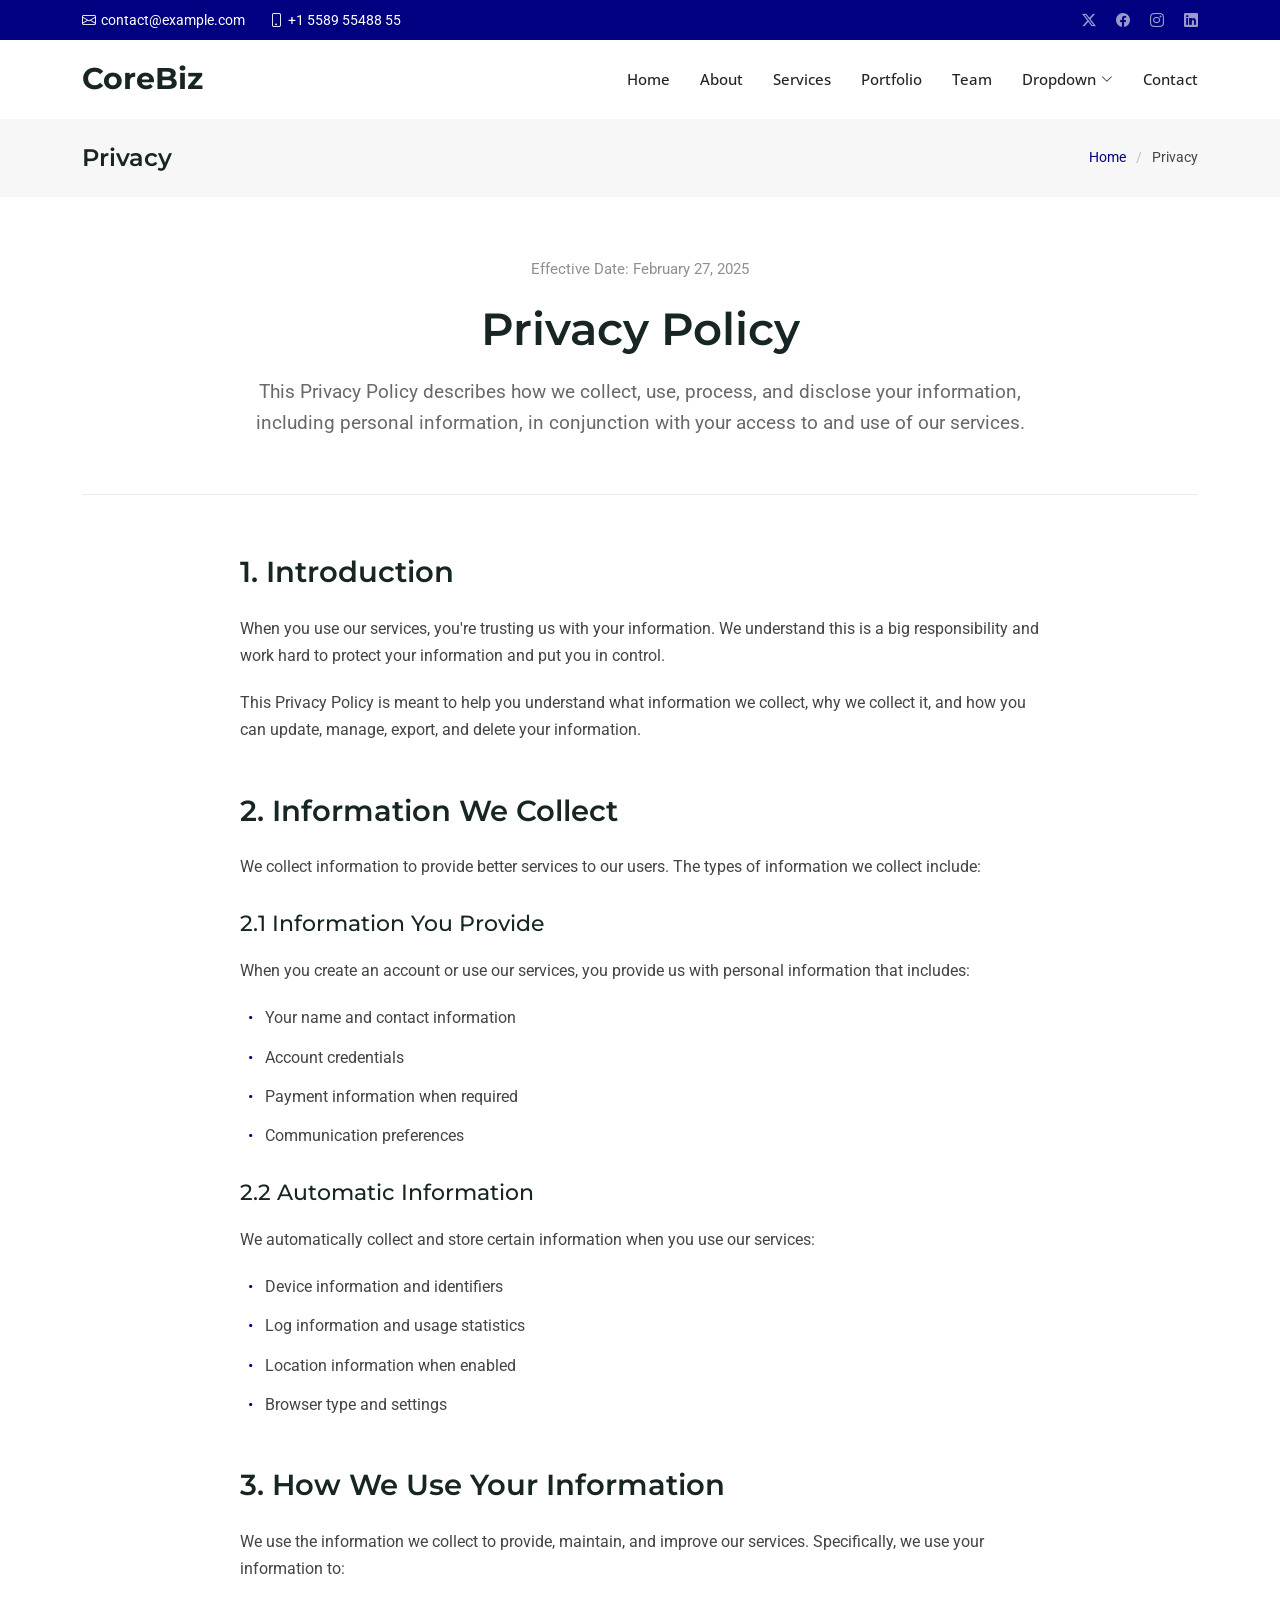
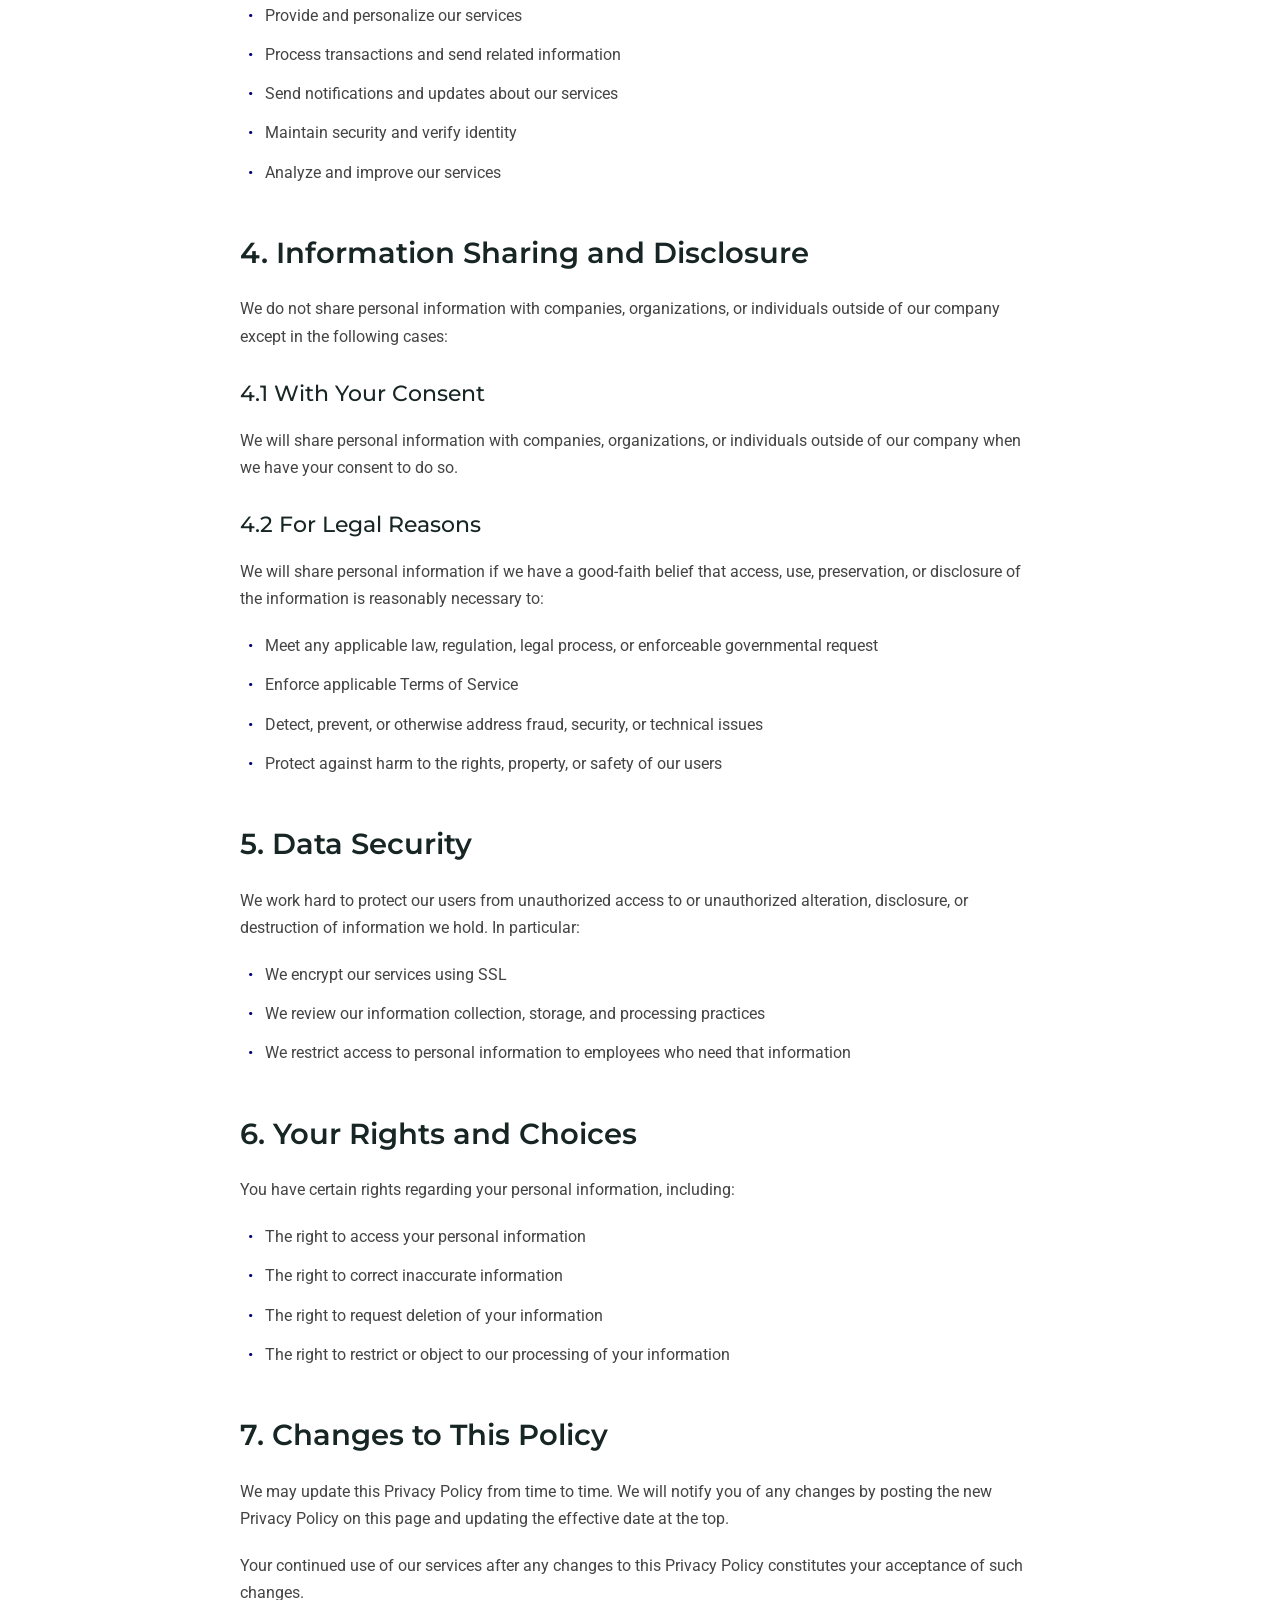
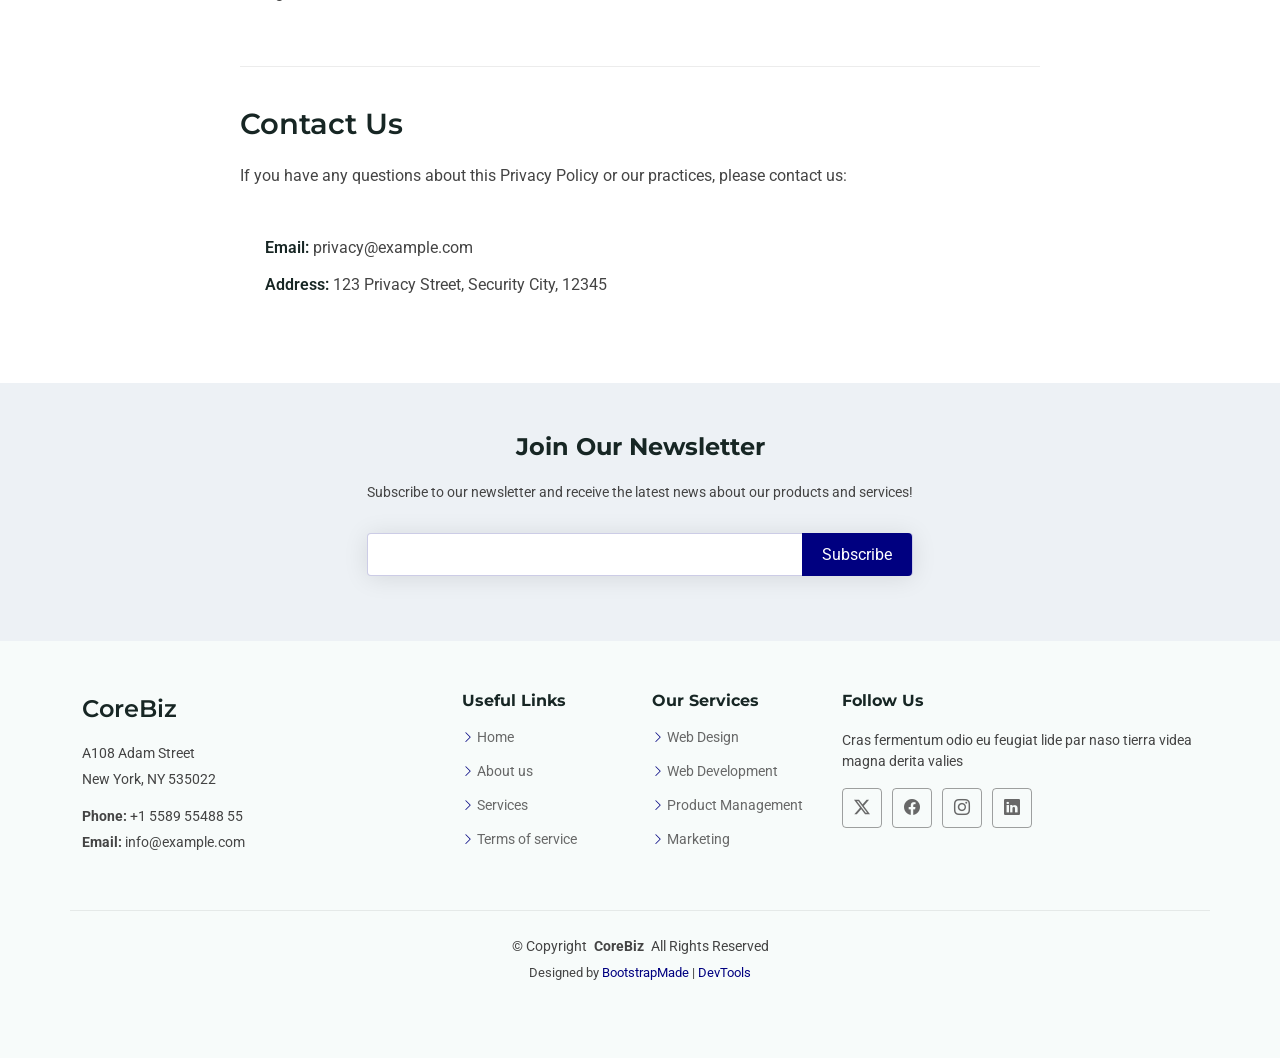
<file: privacy.html>
<!DOCTYPE html>
<html lang="en">

<head>
  <meta charset="utf-8">
  <meta content="width=device-width, initial-scale=1.0" name="viewport">
  <title>Privacy - CoreBiz Bootstrap Template</title>
  <meta name="description" content="">
  <meta name="keywords" content="">

  <!-- Favicons -->
  <link href="assets/img/favicon.png" rel="icon">
  <link href="assets/img/apple-touch-icon.png" rel="apple-touch-icon">

  <!-- Fonts -->
  <link href="https://fonts.googleapis.com" rel="preconnect">
  <link href="https://fonts.gstatic.com" rel="preconnect" crossorigin>
  <link href="https://fonts.googleapis.com/css2?family=Roboto:ital,wght@0,100;0,300;0,400;0,500;0,700;0,900;1,100;1,300;1,400;1,500;1,700;1,900&family=Open+Sans:ital,wght@0,300;0,400;0,500;0,600;0,700;0,800;1,300;1,400;1,500;1,600;1,700;1,800&family=Montserrat:ital,wght@0,100;0,200;0,300;0,400;0,500;0,600;0,700;0,800;0,900;1,100;1,200;1,300;1,400;1,500;1,600;1,700;1,800;1,900&display=swap" rel="stylesheet">

  <!-- Vendor CSS Files -->
  <link href="assets/vendor/bootstrap/css/bootstrap.min.css" rel="stylesheet">
  <link href="assets/vendor/bootstrap-icons/bootstrap-icons.css" rel="stylesheet">
  <link href="assets/vendor/aos/aos.css" rel="stylesheet">
  <link href="assets/vendor/glightbox/css/glightbox.min.css" rel="stylesheet">
  <link href="assets/vendor/swiper/swiper-bundle.min.css" rel="stylesheet">

  <!-- Main CSS File -->
  <link href="assets/css/main.css" rel="stylesheet">

  <!-- =======================================================
  * Template Name: CoreBiz
  * Template URL: https://bootstrapmade.com/corebiz-bootstrap-business-template/
  * Updated: Aug 30 2025 with Bootstrap v5.3.8
  * Author: BootstrapMade.com
  * License: https://bootstrapmade.com/license/
  ======================================================== -->
</head>

<body class="privacy-page">

  <header id="header" class="header sticky-top">

    <div class="topbar d-flex align-items-center dark-background">
      <div class="container d-flex justify-content-center justify-content-md-between">
        <div class="contact-info d-flex align-items-center">
          <i class="bi bi-envelope d-flex align-items-center"><a href="mailto:contact@example.com">contact@example.com</a></i>
          <i class="bi bi-phone d-flex align-items-center ms-4"><span>+1 5589 55488 55</span></i>
        </div>
        <div class="social-links d-none d-md-flex align-items-center">
          <a href="#" class="twitter"><i class="bi bi-twitter-x"></i></a>
          <a href="#" class="facebook"><i class="bi bi-facebook"></i></a>
          <a href="#" class="instagram"><i class="bi bi-instagram"></i></a>
          <a href="#" class="linkedin"><i class="bi bi-linkedin"></i></a>
        </div>
      </div>
    </div><!-- End Top Bar -->

    <div class="branding d-flex align-items-cente">

      <div class="container position-relative d-flex align-items-center justify-content-between">
        <a href="index.html" class="logo d-flex align-items-center">
          <!-- Uncomment the line below if you also wish to use an image logo -->
          <!-- <img src="assets/img/logo.webp" alt=""> -->
          <h1 class="sitename">CoreBiz</h1>
        </a>

        <nav id="navmenu" class="navmenu">
          <ul>
            <li><a href="#hero">Home</a></li>
            <li><a href="#about">About</a></li>
            <li><a href="#services">Services</a></li>
            <li><a href="#portfolio">Portfolio</a></li>
            <li><a href="#team">Team</a></li>
            <li class="dropdown"><a href="#"><span>Dropdown</span> <i class="bi bi-chevron-down toggle-dropdown"></i></a>
              <ul>
                <li><a href="#">Dropdown 1</a></li>
                <li class="dropdown"><a href="#"><span>Deep Dropdown</span> <i class="bi bi-chevron-down toggle-dropdown"></i></a>
                  <ul>
                    <li><a href="#">Deep Dropdown 1</a></li>
                    <li><a href="#">Deep Dropdown 2</a></li>
                    <li><a href="#">Deep Dropdown 3</a></li>
                    <li><a href="#">Deep Dropdown 4</a></li>
                    <li><a href="#">Deep Dropdown 5</a></li>
                  </ul>
                </li>
                <li><a href="#">Dropdown 2</a></li>
                <li><a href="#">Dropdown 3</a></li>
                <li><a href="#">Dropdown 4</a></li>
              </ul>
            </li>
            <li><a href="#contact">Contact</a></li>
          </ul>
          <i class="mobile-nav-toggle d-xl-none bi bi-list"></i>
        </nav>

      </div>

    </div>

  </header>

  <main class="main">

    <!-- Page Title -->
    <div class="page-title" data-aos="fade">
      <div class="container d-lg-flex justify-content-between align-items-center">
        <h1 class="mb-2 mb-lg-0">Privacy</h1>
        <nav class="breadcrumbs">
          <ol>
            <li><a href="index.html">Home</a></li>
            <li class="current">Privacy</li>
          </ol>
        </nav>
      </div>
    </div><!-- End Page Title -->

    <!-- Privacy 2 Section -->
    <section id="privacy-2" class="privacy-2 section">

      <div class="container" data-aos="fade-up">
        <!-- Header -->
        <div class="privacy-header" data-aos="fade-up">
          <div class="header-content">
            <div class="last-updated">Effective Date: February 27, 2025</div>
            <h1>Privacy Policy</h1>
            <p class="intro-text">This Privacy Policy describes how we collect, use, process, and disclose your information, including personal information, in conjunction with your access to and use of our services.</p>
          </div>
        </div>

        <!-- Main Content -->
        <div class="privacy-content" data-aos="fade-up">
          <!-- Introduction -->
          <div class="content-section">
            <h2>1. Introduction</h2>
            <p>When you use our services, you're trusting us with your information. We understand this is a big responsibility and work hard to protect your information and put you in control.</p>
            <p>This Privacy Policy is meant to help you understand what information we collect, why we collect it, and how you can update, manage, export, and delete your information.</p>
          </div>

          <!-- Information Collection -->
          <div class="content-section">
            <h2>2. Information We Collect</h2>
            <p>We collect information to provide better services to our users. The types of information we collect include:</p>

            <h3>2.1 Information You Provide</h3>
            <p>When you create an account or use our services, you provide us with personal information that includes:</p>
            <ul>
              <li>Your name and contact information</li>
              <li>Account credentials</li>
              <li>Payment information when required</li>
              <li>Communication preferences</li>
            </ul>

            <h3>2.2 Automatic Information</h3>
            <p>We automatically collect and store certain information when you use our services:</p>
            <ul>
              <li>Device information and identifiers</li>
              <li>Log information and usage statistics</li>
              <li>Location information when enabled</li>
              <li>Browser type and settings</li>
            </ul>
          </div>

          <!-- Use of Information -->
          <div class="content-section">
            <h2>3. How We Use Your Information</h2>
            <p>We use the information we collect to provide, maintain, and improve our services. Specifically, we use your information to:</p>
            <ul>
              <li>Provide and personalize our services</li>
              <li>Process transactions and send related information</li>
              <li>Send notifications and updates about our services</li>
              <li>Maintain security and verify identity</li>
              <li>Analyze and improve our services</li>
            </ul>
          </div>

          <!-- Information Sharing -->
          <div class="content-section">
            <h2>4. Information Sharing and Disclosure</h2>
            <p>We do not share personal information with companies, organizations, or individuals outside of our company except in the following cases:</p>

            <h3>4.1 With Your Consent</h3>
            <p>We will share personal information with companies, organizations, or individuals outside of our company when we have your consent to do so.</p>

            <h3>4.2 For Legal Reasons</h3>
            <p>We will share personal information if we have a good-faith belief that access, use, preservation, or disclosure of the information is reasonably necessary to:</p>
            <ul>
              <li>Meet any applicable law, regulation, legal process, or enforceable governmental request</li>
              <li>Enforce applicable Terms of Service</li>
              <li>Detect, prevent, or otherwise address fraud, security, or technical issues</li>
              <li>Protect against harm to the rights, property, or safety of our users</li>
            </ul>
          </div>

          <!-- Data Security -->
          <div class="content-section">
            <h2>5. Data Security</h2>
            <p>We work hard to protect our users from unauthorized access to or unauthorized alteration, disclosure, or destruction of information we hold. In particular:</p>
            <ul>
              <li>We encrypt our services using SSL</li>
              <li>We review our information collection, storage, and processing practices</li>
              <li>We restrict access to personal information to employees who need that information</li>
            </ul>
          </div>

          <!-- Your Rights -->
          <div class="content-section">
            <h2>6. Your Rights and Choices</h2>
            <p>You have certain rights regarding your personal information, including:</p>
            <ul>
              <li>The right to access your personal information</li>
              <li>The right to correct inaccurate information</li>
              <li>The right to request deletion of your information</li>
              <li>The right to restrict or object to our processing of your information</li>
            </ul>
          </div>

          <!-- Policy Updates -->
          <div class="content-section">
            <h2>7. Changes to This Policy</h2>
            <p>We may update this Privacy Policy from time to time. We will notify you of any changes by posting the new Privacy Policy on this page and updating the effective date at the top.</p>
            <p>Your continued use of our services after any changes to this Privacy Policy constitutes your acceptance of such changes.</p>
          </div>
        </div>

        <!-- Contact Section -->
        <div class="privacy-contact" data-aos="fade-up">
          <h2>Contact Us</h2>
          <p>If you have any questions about this Privacy Policy or our practices, please contact us:</p>
          <div class="contact-details">
            <p><strong>Email:</strong> privacy@example.com</p>
            <p><strong>Address:</strong> 123 Privacy Street, Security City, 12345</p>
          </div>
        </div>

      </div>

    </section><!-- /Privacy 2 Section -->

  </main>

  <footer id="footer" class="footer light-background">

    <div class="footer-newsletter">
      <div class="container">
        <div class="row justify-content-center text-center">
          <div class="col-lg-6">
            <h4>Join Our Newsletter</h4>
            <p>Subscribe to our newsletter and receive the latest news about our products and services!</p>
            <form action="forms/newsletter.php" method="post" class="php-email-form">
              <div class="newsletter-form"><input type="email" name="email"><input type="submit" value="Subscribe"></div>
              <div class="loading">Loading</div>
              <div class="error-message"></div>
              <div class="sent-message">Your subscription request has been sent. Thank you!</div>
            </form>
          </div>
        </div>
      </div>
    </div>

    <div class="container footer-top">
      <div class="row gy-4">
        <div class="col-lg-4 col-md-6 footer-about">
          <a href="index.html" class="d-flex align-items-center">
            <span class="sitename">CoreBiz</span>
          </a>
          <div class="footer-contact pt-3">
            <p>A108 Adam Street</p>
            <p>New York, NY 535022</p>
            <p class="mt-3"><strong>Phone:</strong> <span>+1 5589 55488 55</span></p>
            <p><strong>Email:</strong> <span>info@example.com</span></p>
          </div>
        </div>

        <div class="col-lg-2 col-md-3 footer-links">
          <h4>Useful Links</h4>
          <ul>
            <li><i class="bi bi-chevron-right"></i> <a href="#">Home</a></li>
            <li><i class="bi bi-chevron-right"></i> <a href="#">About us</a></li>
            <li><i class="bi bi-chevron-right"></i> <a href="#">Services</a></li>
            <li><i class="bi bi-chevron-right"></i> <a href="#">Terms of service</a></li>
          </ul>
        </div>

        <div class="col-lg-2 col-md-3 footer-links">
          <h4>Our Services</h4>
          <ul>
            <li><i class="bi bi-chevron-right"></i> <a href="#">Web Design</a></li>
            <li><i class="bi bi-chevron-right"></i> <a href="#">Web Development</a></li>
            <li><i class="bi bi-chevron-right"></i> <a href="#">Product Management</a></li>
            <li><i class="bi bi-chevron-right"></i> <a href="#">Marketing</a></li>
          </ul>
        </div>

        <div class="col-lg-4 col-md-12">
          <h4>Follow Us</h4>
          <p>Cras fermentum odio eu feugiat lide par naso tierra videa magna derita valies</p>
          <div class="social-links d-flex">
            <a href=""><i class="bi bi-twitter-x"></i></a>
            <a href=""><i class="bi bi-facebook"></i></a>
            <a href=""><i class="bi bi-instagram"></i></a>
            <a href=""><i class="bi bi-linkedin"></i></a>
          </div>
        </div>

      </div>
    </div>

    <div class="container copyright text-center mt-4">
      <p>© <span>Copyright</span> <strong class="px-1 sitename">CoreBiz</strong> <span>All Rights Reserved</span></p>
      <div class="credits">
        <!-- All the links in the footer should remain intact. -->
        <!-- You can delete the links only if you've purchased the pro version. -->
        <!-- Licensing information: https://bootstrapmade.com/license/ -->
        <!-- Purchase the pro version with working PHP/AJAX contact form: [buy-url] -->
        Designed by <a href="https://bootstrapmade.com/">BootstrapMade</a> | <a href="https://bootstrapmade.com/tools/">DevTools</a>
      </div>
    </div>

  </footer>

  <!-- Scroll Top -->
  <a href="#" id="scroll-top" class="scroll-top d-flex align-items-center justify-content-center"><i class="bi bi-arrow-up-short"></i></a>

  <!-- Preloader -->
  <div id="preloader">
    <div></div>
    <div></div>
    <div></div>
    <div></div>
  </div>

  <!-- Vendor JS Files -->
  <script src="assets/vendor/bootstrap/js/bootstrap.bundle.min.js"></script>
  <script src="assets/vendor/php-email-form/validate.js"></script>
  <script src="assets/vendor/aos/aos.js"></script>
  <script src="assets/vendor/glightbox/js/glightbox.min.js"></script>
  <script src="assets/vendor/purecounter/purecounter_vanilla.js"></script>
  <script src="assets/vendor/waypoints/noframework.waypoints.js"></script>
  <script src="assets/vendor/swiper/swiper-bundle.min.js"></script>
  <script src="assets/vendor/imagesloaded/imagesloaded.pkgd.min.js"></script>
  <script src="assets/vendor/isotope-layout/isotope.pkgd.min.js"></script>

  <!-- Main JS File -->
  <script src="assets/js/main.js"></script>

</body>

</html>
</file>
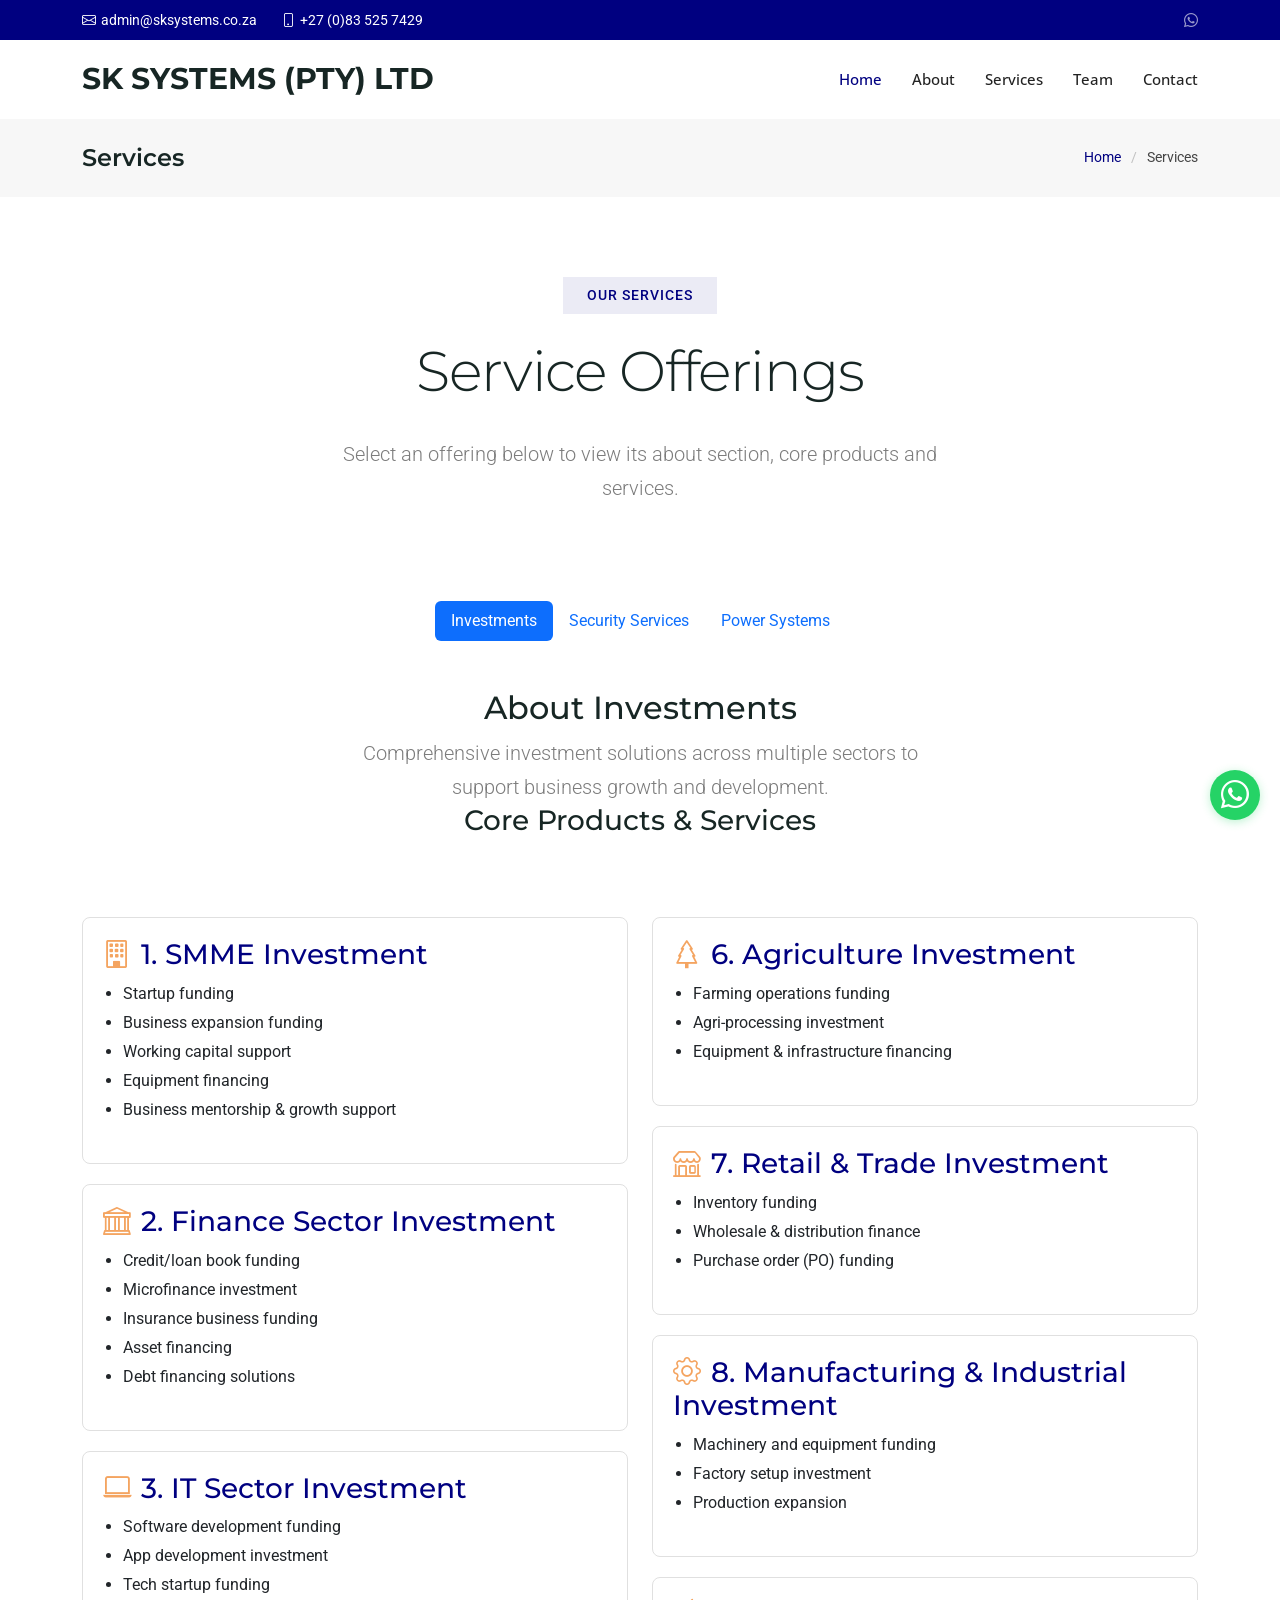
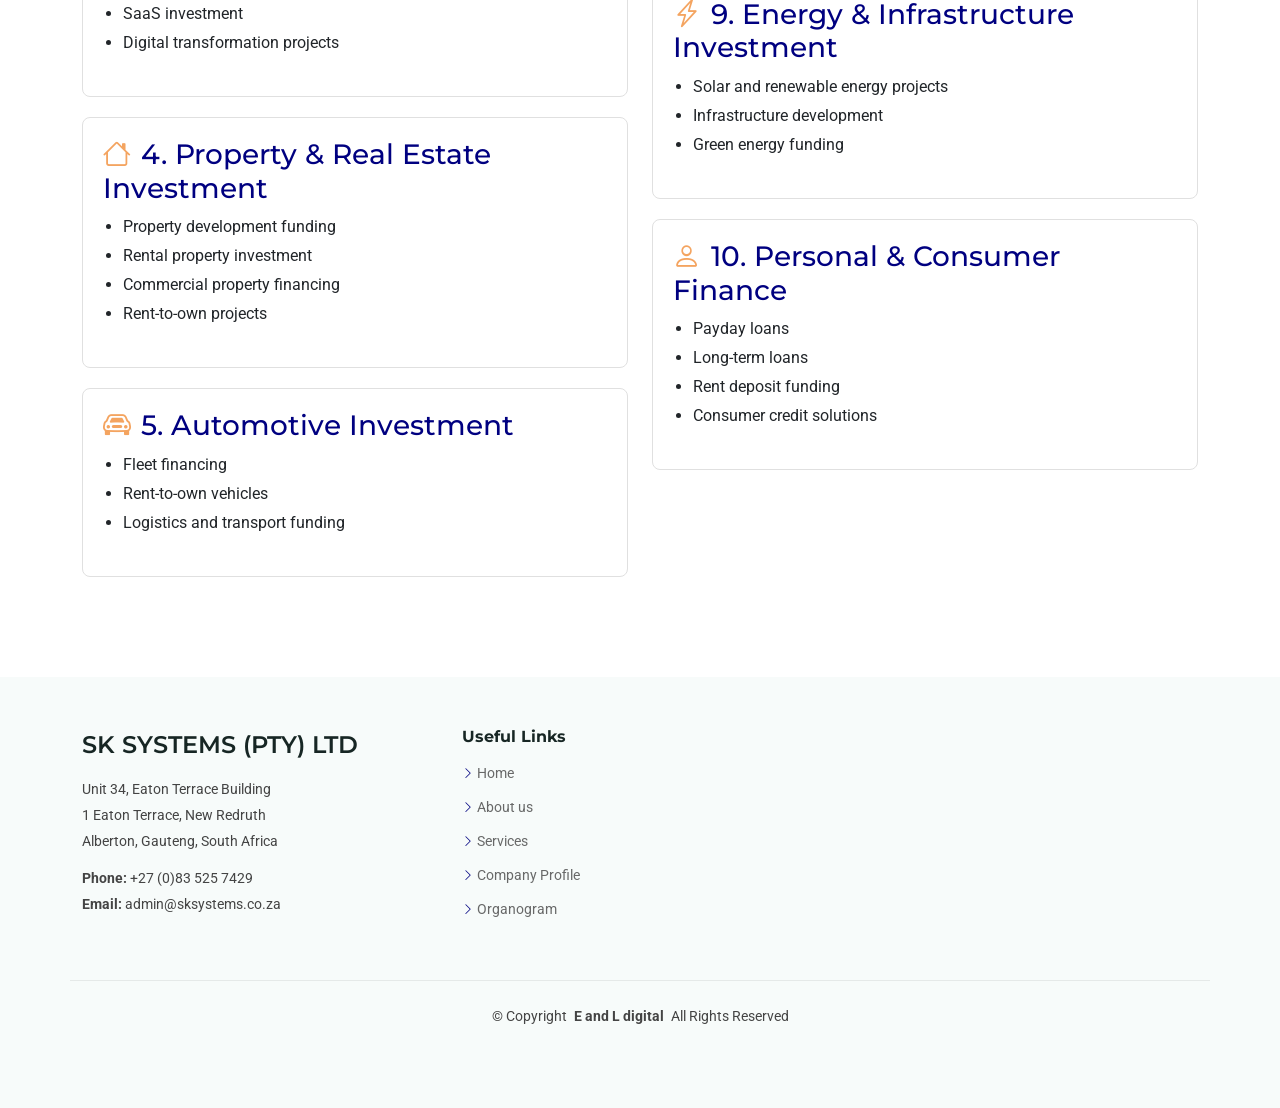
<file: service-details.html>
<!DOCTYPE html>
<html lang="en">

<head>
  <meta charset="utf-8">
  <meta content="width=device-width, initial-scale=1.0" name="viewport">
  <title>Services - SK SYSTEMS (PTY) LTD Bootstrap Template</title>
  <meta name="description" content="">
  <meta name="keywords" content="">

  <!-- Favicons -->
  <link href="assets/img/favicon.png" rel="icon">
  <link href="assets/img/apple-touch-icon.png" rel="apple-touch-icon">

  <!-- Fonts -->
  <link href="https://fonts.googleapis.com" rel="preconnect">
  <link href="https://fonts.gstatic.com" rel="preconnect" crossorigin>
  <link href="https://fonts.googleapis.com/css2?family=Roboto:ital,wght@0,100;0,300;0,400;0,500;0,700;0,900;1,100;1,300;1,400;1,500;1,700;1,900&family=Open+Sans:ital,wght@0,300;0,400;0,500;0,600;0,700;0,800;1,300;1,400;1,500;1,600;1,700;1,800&family=Montserrat:ital,wght@0,100;0,200;0,300;0,400;0,500;0,600;0,700;0,800;0,900;1,100;1,200;1,300;1,400;1,500;1,600;1,700;1,800;1,900&display=swap" rel="stylesheet">

  <!-- Vendor CSS Files -->
  <link href="assets/vendor/bootstrap/css/bootstrap.min.css" rel="stylesheet">
  <link href="assets/vendor/bootstrap-icons/bootstrap-icons.css" rel="stylesheet">
  <link href="assets/vendor/aos/aos.css" rel="stylesheet">
  <link href="assets/vendor/glightbox/css/glightbox.min.css" rel="stylesheet">
  <link href="assets/vendor/swiper/swiper-bundle.min.css" rel="stylesheet">

  <!-- Main CSS File -->
  <link href="assets/css/main.css" rel="stylesheet">

  <style>
    .category-card {
      border: 1px solid #e0e0e0;
      border-radius: 8px;
      padding: 20px;
      margin-bottom: 20px;
      transition: all 0.3s ease;
      background-color: #ffffff;
    }
    .category-card:hover {
      background-color: rgba(244, 164, 96, 0.1);
      border-color: #F4A460;
      box-shadow: 0 4px 8px rgba(244, 164, 96, 0.2);
    }
    .category-card h3 {
      color: navy;
      margin-bottom: 10px;
    }
    .category-card h3 i {
      color: #F4A460;
      margin-right: 10px;
    }
    .category-card ul {
      padding-left: 20px;
    }
    .category-card li {
      margin-bottom: 5px;
    }
    .whatsapp-link {
      color: #25D366;
      transition: all 0.3s ease;
    }
    .whatsapp-link:hover {
      color: #1ea854;
      transform: scale(1.2);
    }
    .whatsapp-floating {
      position: fixed;
      bottom: 80px;
      right: 20px;
      background-color: #25D366;
      color: white;
      padding: 15px;
      border-radius: 50%;
      text-align: center;
      font-size: 28px;
      cursor: pointer;
      z-index: 999;
      display: flex;
      align-items: center;
      justify-content: center;
      width: 50px;
      height: 50px;
      box-shadow: 0 2px 10px rgba(37, 211, 102, 0.3);
      transition: all 0.3s ease;
    }
    .whatsapp-floating:hover {
      background-color: #1ea854;
      transform: scale(1.1);
      box-shadow: 0 4px 15px rgba(37, 211, 102, 0.5);
    }
  </style>

  <!-- =======================================================
  * Template Name: CoreBiz
  * Template URL: https://bootstrapmade.com/corebiz-bootstrap-business-template/
  * Updated: Aug 30 2025 with Bootstrap v5.3.8
  * Author: BootstrapMade.com
  * License: https://bootstrapmade.com/license/
  ======================================================== -->
</head>

<body class="index-page">

  <header id="header" class="header sticky-top">

    <div class="topbar d-flex align-items-center dark-background">
      <div class="container d-flex justify-content-center justify-content-md-between">
        <div class="contact-info d-flex align-items-center">
          <i class="bi bi-envelope d-flex align-items-center"><a href="mailto:admin@sksystems.co.za">admin@sksystems.co.za</a></i>
          <i class="bi bi-phone d-flex align-items-center ms-4"><span>+27 (0)83 525 7429</span></i>
        </div>
        <div class="social-links d-none d-md-flex align-items-center">
          <a href="https://wa.me/27710817412" target="_blank" class="whatsapp-link" title="Chat on WhatsApp"><i class="bi bi-whatsapp"></i></a>
          <!--a href="#" class="twitter"><i class="bi bi-twitter-x"></i></a>
          <a href="#" class="facebook"><i class="bi bi-facebook"></i></a>
          <a href="#" class="instagram"><i class="bi bi-instagram"></i></a>
          <a href="#" class="linkedin"><i class="bi bi-linkedin"></i></a-->
        </div>
      </div>
    </div><!-- End Top Bar -->

    <div class="branding d-flex align-items-cente">

      <div class="container position-relative d-flex align-items-center justify-content-between">
        <a href="index.html" class="logo d-flex align-items-center">
          <!-- Uncomment the line below if you also wish to use an image logo -->
          <!-- <img src="assets/img/logo.webp" alt=""> -->
          <h1 class="sitename">SK SYSTEMS (PTY) LTD</h1>
        </a>

        <nav id="navmenu" class="navmenu">
          <ul>
            <li><a href="index.html" class="active">Home</a></li>
            <li><a href="index.html#about">About</a></li>
            <li><a href="index.html#services">Services</a></li>
            <!--li><a href="index.html#portfolio">Portfolio</a></li-->
            <li><a href="index.html#team">Team</a></li>
            <!--li class="dropdown"><a href="#"><span>Dropdown</span> <i class="bi bi-chevron-down toggle-dropdown"></i></a>
              <ul>
                <li><a href="#">Dropdown 1</a></li>
                <!--li class="dropdown"><a href="#"><span>Deep Dropdown</span> <i class="bi bi-chevron-down toggle-dropdown"></i></a>
                  <ul>
                    <li><a href="#">Deep Dropdown 1</a></li>
                    <li><a href="#">Deep Dropdown 2</a></li>
                    <li><a href="#">Deep Dropdown 3</a></li>
                    <li><a href="#">Deep Dropdown 4</a></li>
                    <li><a href="#">Deep Dropdown 5</a></li>
                  </ul>
                </li
                <li><a href="#">Dropdown 2</a></li>
                <li><a href="#">Dropdown 3</a></li>
                <li><a href="#">Dropdown 4</a></li
              </ul>
            </li-->
            <li><a href="#contact">Contact</a></li>
          </ul>
          <i class="mobile-nav-toggle d-xl-none bi bi-list"></i>
        </nav>
      </div>
    </div>
  </header>

  <main class="main">

    <!-- Page Title -->
    <div class="page-title" data-aos="fade">
      <div class="container d-lg-flex justify-content-between align-items-center">
        <h1 class="mb-2 mb-lg-0">Services</h1>
        <nav class="breadcrumbs">
          <ol>
            <li><a href="index.html">Home</a></li>
            <li class="current">Services</li>
          </ol>
        </nav>
      </div>
    </div><!-- End Page Title -->

    <!-- Service Details Section -->
    <section id="service-details" class="service-details section">

      <div class="container" data-aos="fade-up" data-aos-delay="100">

        <div class="row">

          <!-- Service Introduction -->
          <div class="col-lg-8 mx-auto">

            <div class="service-intro" data-aos="fade-up" data-aos-delay="100">
              <div class="service-badge">
                <span>Our Services</span>
              </div>
              <h1>Service Offerings</h1>
              <p class="lead">Select an offering below to view its about section, core products and services.</p>
            </div>

          </div>

        </div>

        <div class="offerings-selector text-center mb-5" data-aos="fade-up" data-aos-delay="200">
          <!--div class="dropdown d-inline-block">
            <button class="btn btn-secondary dropdown-toggle" type="button" id="offeringsDropdownButton" data-bs-toggle="dropdown" aria-expanded="false">
              Investments
            </button>
            <ul class="dropdown-menu" aria-labelledby="offeringsDropdownButton" id="offeringsDropdownMenu">
              <li><a class="dropdown-item active" data-bs-toggle="tab" href="#investments">Investments</a></li>
              <li><a class="dropdown-item" data-bs-toggle="tab" href="#security-services">Security Services</a></li>
              <li><a class="dropdown-item" data-bs-toggle="tab" href="#power-systems">Power Systems</a></li>
            </ul
          </div-->
          <nav class="nav nav-pills justify-content-center mt-3" id="offeringsTabList" role="tablist">
            <button class="nav-link active" id="investments-tab" data-bs-toggle="tab" data-bs-target="#investments" type="button" role="tab" aria-controls="investments" aria-selected="true">Investments</button>
            <button class="nav-link" id="security-services-tab" data-bs-toggle="tab" data-bs-target="#security-services" type="button" role="tab" aria-controls="security-services" aria-selected="false">Security Services</button>
            <button class="nav-link" id="power-systems-tab" data-bs-toggle="tab" data-bs-target="#power-systems" type="button" role="tab" aria-controls="power-systems" aria-selected="false">Power Systems</button>
          </nav>
        </div>

        <div class="tab-content">
          <div class="tab-pane fade show active" id="investments" role="tabpanel" aria-labelledby="investments-tab">
            <div class="row">
              <div class="col-lg-8 mx-auto">
                <div class="service-intro" data-aos="fade-up" data-aos-delay="100">
                  <h2>About Investments</h2>
                  <p class="lead">Comprehensive investment solutions across multiple sectors to support business growth and development.</p>
                  <h3>Core Products & Services</h3>
                </div>
              </div>
            </div>
            <div class="investment-categories" data-aos="fade-up" data-aos-delay="200">
              <div class="row">
                <div class="col-lg-6">
                  <div class="card category-card">
                    <h3><i class="bi bi-building"></i>1. SMME Investment</h3>
                    <ul>
                      <li>Startup funding</li>
                      <li>Business expansion funding</li>
                      <li>Working capital support</li>
                      <li>Equipment financing</li>
                      <li>Business mentorship & growth support</li>
                    </ul>
                  </div>
                  <div class="card category-card">
                    <h3><i class="bi bi-bank"></i>2. Finance Sector Investment</h3>
                    <ul>
                      <li>Credit/loan book funding</li>
                      <li>Microfinance investment</li>
                      <li>Insurance business funding</li>
                      <li>Asset financing</li>
                      <li>Debt financing solutions</li>
                    </ul>
                  </div>
                  <div class="card category-card">
                    <h3><i class="bi bi-laptop"></i>3. IT Sector Investment</h3>
                    <ul>
                      <li>Software development funding</li>
                      <li>App development investment</li>
                      <li>Tech startup funding</li>
                      <li>SaaS investment</li>
                      <li>Digital transformation projects</li>
                    </ul>
                  </div>
                  <div class="card category-card">
                    <h3><i class="bi bi-house"></i>4. Property & Real Estate Investment</h3>
                    <ul>
                      <li>Property development funding</li>
                      <li>Rental property investment</li>
                      <li>Commercial property financing</li>
                      <li>Rent-to-own projects</li>
                    </ul>
                  </div>
                  <div class="card category-card">
                    <h3><i class="bi bi-car-front"></i>5. Automotive Investment</h3>
                    <ul>
                      <li>Fleet financing</li>
                      <li>Rent-to-own vehicles</li>
                      <li>Logistics and transport funding</li>
                    </ul>
                  </div>
                </div>
                <div class="col-lg-6">
                  <div class="card category-card">
                    <h3><i class="bi bi-tree"></i>6. Agriculture Investment</h3>
                    <ul>
                      <li>Farming operations funding</li>
                      <li>Agri-processing investment</li>
                      <li>Equipment & infrastructure financing</li>
                    </ul>
                  </div>
                  <div class="card category-card">
                    <h3><i class="bi bi-shop"></i>7. Retail & Trade Investment</h3>
                    <ul>
                      <li>Inventory funding</li>
                      <li>Wholesale & distribution finance</li>
                      <li>Purchase order (PO) funding</li>
                    </ul>
                  </div>
                  <div class="card category-card">
                    <h3><i class="bi bi-gear"></i>8. Manufacturing & Industrial Investment</h3>
                    <ul>
                      <li>Machinery and equipment funding</li>
                      <li>Factory setup investment</li>
                      <li>Production expansion</li>
                    </ul>
                  </div>
                  <div class="card category-card">
                    <h3><i class="bi bi-lightning-charge"></i>9. Energy & Infrastructure Investment</h3>
                    <ul>
                      <li>Solar and renewable energy projects</li>
                      <li>Infrastructure development</li>
                      <li>Green energy funding</li>
                    </ul>
                  </div>
                  <div class="card category-card">
                    <h3><i class="bi bi-person"></i>10. Personal & Consumer Finance</h3>
                    <ul>
                      <li>Payday loans</li>
                      <li>Long-term loans</li>
                      <li>Rent deposit funding</li>
                      <li>Consumer credit solutions</li>
                    </ul>
                  </div>
                </div>
              </div>
            </div>
          </div>

          <div class="tab-pane fade" id="security-services" role="tabpanel" aria-labelledby="security-services-tab">
            <div class="row">
              <div class="col-lg-8 mx-auto">
                <div class="service-intro" data-aos="fade-up" data-aos-delay="100">
                  <h2>About Security Services</h2>
                  <p class="lead">Dedicated security services built to protect people, property and critical information.</p>
                  <h3>Core Products & Services</h3>
                </div>
              </div>
            </div>
            <div class="row" data-aos="fade-up" data-aos-delay="200">
              <div class="col-lg-6">
                <div class="card category-card">
                  <h3><i class="bi bi-shield-lock"></i>Physical Security</h3>
                  <ul>
                    <li>Armed and unarmed guarding</li>
                    <li>Access control and perimeter protection</li>
                    <li>Mobile patrols and rapid response</li>
                    <li>Event security and crowd management</li>
                  </ul>
                </div>
                <div class="card category-card">
                  <h3><i class="bi bi-camera-video"></i>Electronic Security</h3>
                  <ul>
                    <li>CCTV and surveillance systems</li>
                    <li>Intruder alarms and monitoring</li>
                    <li>Electronic gates and access systems</li>
                    <li>Remote security control solutions</li>
                  </ul>
                </div>
              </div>
              <div class="col-lg-6">
                <div class="card category-card">
                  <h3><i class="bi bi-lock"></i>Cyber Security</h3>
                  <ul>
                    <li>Network and endpoint protection</li>
                    <li>Vulnerability assessments</li>
                    <li>Data privacy and compliance support</li>
                    <li>Incident response planning</li>
                  </ul>
                </div>
                <div class="card category-card">
                  <h3><i class="bi bi-person-video3"></i>Consulting & Training</h3>
                  <ul>
                    <li>Risk assessments and security audits</li>
                    <li>Security strategy and planning</li>
                    <li>Employee security awareness training</li>
                    <li>Policy development and compliance reviews</li>
                  </ul>
                </div>
              </div>
            </div>
          </div>

          <div class="tab-pane fade" id="power-systems" role="tabpanel" aria-labelledby="power-systems-tab">
            <div class="row">
              <div class="col-lg-8 mx-auto">
                <div class="service-intro" data-aos="fade-up" data-aos-delay="100">
                  <h2>About Power Systems</h2>
                  <p class="lead">Reliable power solutions to keep your business running, reduce downtime, and support energy efficiency.</p>
                  <h3>Core Products & Services</h3>
                </div>
              </div>
            </div>
            <div class="row" data-aos="fade-up" data-aos-delay="200">
              <div class="col-lg-6">
                <div class="card category-card">
                  <h3><i class="bi bi-lightning-fill"></i>Power Infrastructure</h3>
                  <ul>
                    <li>Transformer and switchgear installations</li>
                    <li>Distribution board upgrades</li>
                    <li>Power quality and load balancing</li>
                  </ul>
                </div>
                <div class="card category-card">
                  <h3><i class="bi bi-battery-half"></i>Backup Power Solutions</h3>
                  <ul>
                    <li>UPS systems and battery backup</li>
                    <li>Diesel generator supply and installation</li>
                    <li>Power redundancy and failover systems</li>
                  </ul>
                </div>
              </div>
              <div class="col-lg-6">
                <div class="card category-card">
                  <h3><i class="bi bi-sun-fill"></i>Renewable Energy</h3>
                  <ul>
                    <li>Solar power system design</li>
                    <li>Energy storage solutions</li>
                    <li>Hybrid solar backup systems</li>
                  </ul>
                </div>
                <div class="card category-card">
                  <h3><i class="bi bi-tools"></i>Maintenance & Support</h3>
                  <ul>
                    <li>Preventative maintenance programs</li>
                    <li>Emergency repair services</li>
                    <li>System commissioning and testing</li>
                  </ul>
                </div>
              </div>
            </div>
          </div>
        </div>

        <!-- Service Information Cards 
        <div class="info-grid" data-aos="fade-up" data-aos-delay="500">
          <div class="row">

            <!-- Pricing Information 
            <div class="col-lg-4">
              <div class="info-card">
                <div class="info-header">
                  <h4>Investment Options</h4>
                </div>
                <div class="info-content">
                  <div class="price-range">
                    <span class="price-label">Starting from</span>
                    <span class="price-value">R50,000</span>
                  </div>
                  <ul class="info-list">
                    <li>Flexible terms available</li>
                    <li>Competitive interest rates</li>
                    <li>Fast approval process</li>
                    <li>Expert financial guidance</li>
                  </ul>
                </div>
              </div>
            </div>

            <!-- Client Testimonial 
            <div class="col-lg-4">
              <div class="info-card">
                <div class="testimonial-content">
                  <p>"Cras ultricies ligula sed magna dictum porta donec rutrum congue leo eget malesuada vestibulum ante ipsum."</p>
                  <div class="testimonial-author">
                    <img src="assets/img/person/person-f-7.webp" alt="Sarah Johnson" class="author-image">
                    <div class="author-info">
                      <h6>Sarah Johnson</h6>
                      <span>CTO, Innovation Labs</span>
                    </div>
                  </div>
                </div>
              </div>
            </div>

            <!-- Contact Form 
            <div class="col-lg-4">
              <div class="info-card">
                <div class="info-header">
                  <h4>Get Started</h4>
                  <p>Schedule a discovery call to discuss your transformation goals.</p>
                </div>

                <form action="forms/contact.php" method="post" class="php-email-form service-form">
                  <div class="form-field">
                    <input type="text" name="name" placeholder="Your Name" required="">
                  </div>

                  <div class="form-field">
                    <input type="email" name="email" placeholder="Email Address" required="">
                  </div>

                  <div class="form-field">
                    <input type="tel" name="phone" placeholder="Phone Number">
                  </div>

                  <input type="hidden" name="subject" value="Investment Services Consultation">

                  <div class="form-field">
                    <textarea name="message" rows="3" placeholder="Briefly describe your current challenges..." required=""></textarea>
                  </div>

                  <div class="loading">Loading</div>
                  <div class="error-message"></div>
                  <div class="sent-message">Your request has been sent. Thank you!</div>

                  <button type="submit" class="submit-btn">
                    <span>Schedule Call</span>
                    <i class="bi bi-arrow-right"></i>
                  </button>
                </form>
              </div>
            </div>

          </div>
        </div-->

      </div>

    </section><!-- /Service Details Section -->

  </main>

  <footer id="footer" class="footer light-background">

    <!--div class="footer-newsletter">
      <div class="container">
        <div class="row justify-content-center text-center">
          <div class="col-lg-6">
            <h4>Join Our Newsletter</h4>
            <p>Subscribe to our newsletter and receive the latest news about our products and services!</p>
            <form action="forms/newsletter.php" method="post" class="php-email-form">
              <div class="newsletter-form"><input type="email" name="email"><input type="submit" value="Subscribe"></div>
              <div class="loading">Loading</div>
              <div class="error-message"></div>
              <div class="sent-message">Your subscription request has been sent. Thank you!</div>
            </form>
          </div>
        </div>
      </div>
    </div-->

    <div class="container footer-top">
      <div class="row gy-4">
        <div class="col-lg-4 col-md-6 footer-about">
          <a href="index.html" class="d-flex align-items-center">
            <span class="sitename">SK SYSTEMS (PTY) LTD</span>
          </a>
          <div class="footer-contact pt-3">
            <p>Unit 34, Eaton Terrace Building</p>
            <p>1 Eaton Terrace, New Redruth</p>
            <p>Alberton, Gauteng, South Africa</p>
            <p class="mt-3"><strong>Phone:</strong> <span>+27 (0)83 525 7429</span></p>
            <p><strong>Email:</strong> <span>admin@sksystems.co.za</span></p>
          </div>
        </div>

        <div class="col-lg-2 col-md-3 footer-links">
          <h4>Useful Links</h4>
          <ul>
            <li><i class="bi bi-chevron-right"></i> <a href="index.html">Home</a></li>
            <li><i class="bi bi-chevron-right"></i> <a href="index.html#about">About us</a></li>
            <li><i class="bi bi-chevron-right"></i> <a href="index.html#services">Services</a></li>
            <li><i class="bi bi-chevron-right"></i> <a href="forms/SK_Systems_Company_Profile.pdf" target="_blank">Company Profile</a></li>
            <li><i class="bi bi-chevron-right"></i> <a href="forms/SK_Systems_Organogram.pdf" target="_blank">Organogram</a></li>
          </ul>
        </div>

        <!--div class="col-lg-2 col-md-3 footer-links">
          <h4>Our Services</h4>
          <ul>
            <li><i class="bi bi-chevron-right"></i> <a href="#">Web Design</a></li>
            <li><i class="bi bi-chevron-right"></i> <a href="#">Web Development</a></li>
            <li><i class="bi bi-chevron-right"></i> <a href="#">Product Management</a></li>
            <li><i class="bi bi-chevron-right"></i> <a href="#">Marketing</a></li>
          </ul>
        </div>

        <!--div class="col-lg-4 col-md-12">
          <h4>Follow Us</h4>
          <p>Cras fermentum odio eu feugiat lide par naso tierra videa magna derita valies</p>
          <div class="social-links d-flex">
            <a href=""><i class="bi bi-twitter-x"></i></a>
            <a href=""><i class="bi bi-facebook"></i></a>
            <a href=""><i class="bi bi-instagram"></i></a>
            <a href=""><i class="bi bi-linkedin"></i></a>
          </div>
        </div-->

      </div>
    </div>

    <div class="container copyright text-center mt-4">
      <p>© <span>Copyright</span> <strong class="px-1 sitename">E and L digital</strong> <span>All Rights Reserved</span></p>
      <div class="credits">
        <!-- All the links in the footer should remain intact. -->
        <!-- You can delete the links only if you've purchased the pro version. -->
        <!-- Licensing information: https://bootstrapmade.com/license/ -->
        <!-- Purchase the pro version with working PHP/AJAX contact form: [buy-url] -->
      </div>
    </div>

  </footer>

  <!-- WhatsApp Floating Button -->
  <a href="https://wa.me/27710817412" target="_blank" class="whatsapp-floating" title="Chat on WhatsApp"><i class="bi bi-whatsapp"></i></a>

  <!-- Scroll Top -->
  <a href="#" id="scroll-top" class="scroll-top d-flex align-items-center justify-content-center"><i class="bi bi-arrow-up-short"></i></a>

  <!-- Preloader -->
  <div id="preloader">
    <div></div>
    <div></div>
    <div></div>
    <div></div>
  </div>

  <!-- Vendor JS Files -->
  <script src="assets/vendor/bootstrap/js/bootstrap.bundle.min.js"></script>
  <script src="assets/vendor/php-email-form/validate.js"></script>
  <script src="assets/vendor/aos/aos.js"></script>
  <script src="assets/vendor/glightbox/js/glightbox.min.js"></script>
  <script src="assets/vendor/purecounter/purecounter_vanilla.js"></script>
  <script src="assets/vendor/waypoints/noframework.waypoints.js"></script>
  <script src="assets/vendor/swiper/swiper-bundle.min.js"></script>
  <script src="assets/vendor/imagesloaded/imagesloaded.pkgd.min.js"></script>
  <script src="assets/vendor/isotope-layout/isotope.pkgd.min.js"></script>

  <!-- Main JS File -->
  <script src="assets/js/main.js"></script>
  <script>
    document.addEventListener('DOMContentLoaded', function () {
      var offeringsDropdown = document.getElementById('offeringsDropdownButton');
      var dropdownItems = document.querySelectorAll('#offeringsDropdownMenu .dropdown-item');
      var tabLinks = document.querySelectorAll('#offeringsTabList [data-bs-toggle="tab"]');

      function updateDropdownSelection(targetHref) {
        dropdownItems.forEach(function (item) {
          var active = item.getAttribute('href') === targetHref;
          item.classList.toggle('active', active);
          if (active) {
            offeringsDropdown.textContent = item.textContent;
          }
        });
      }

      dropdownItems.forEach(function (item) {
        item.addEventListener('click', function () {
          updateDropdownSelection(this.getAttribute('href'));
        });
      });

      tabLinks.forEach(function (tab) {
        tab.addEventListener('shown.bs.tab', function (event) {
          updateDropdownSelection(event.target.getAttribute('data-bs-target'));
        });
      });
    });
  </script>

</body>

</html>
</file>
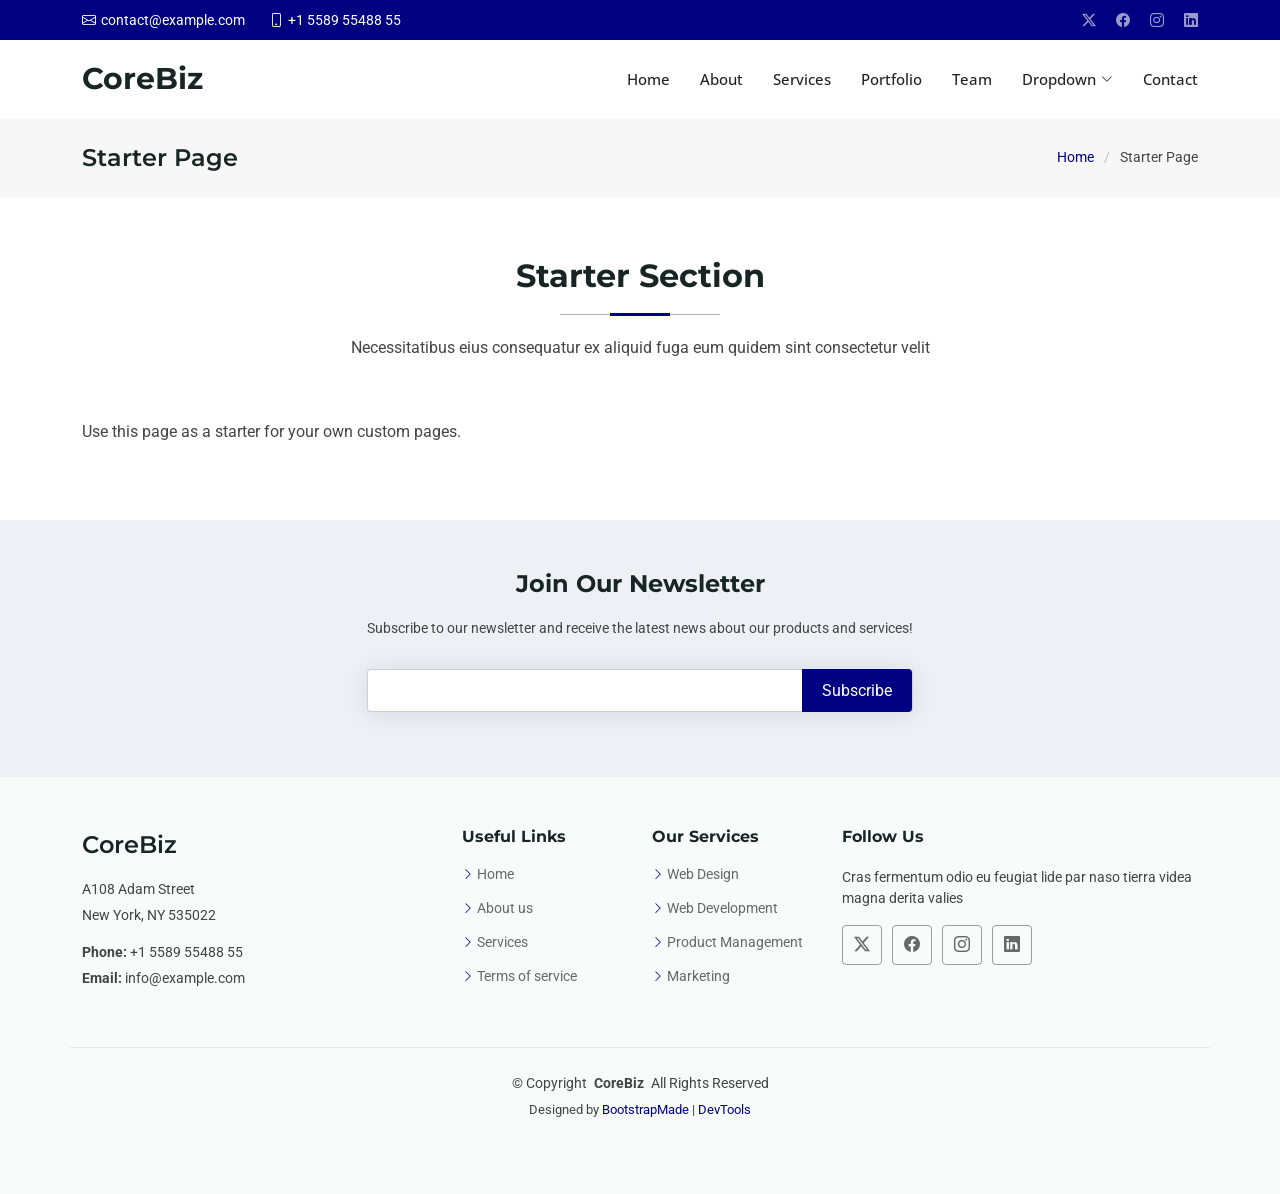
<file: starter-page.html>
<!DOCTYPE html>
<html lang="en">

<head>
  <meta charset="utf-8">
  <meta content="width=device-width, initial-scale=1.0" name="viewport">
  <title>Starter Page - CoreBiz Bootstrap Template</title>
  <meta name="description" content="">
  <meta name="keywords" content="">

  <!-- Favicons -->
  <link href="assets/img/favicon.png" rel="icon">
  <link href="assets/img/apple-touch-icon.png" rel="apple-touch-icon">

  <!-- Fonts -->
  <link href="https://fonts.googleapis.com" rel="preconnect">
  <link href="https://fonts.gstatic.com" rel="preconnect" crossorigin>
  <link href="https://fonts.googleapis.com/css2?family=Roboto:ital,wght@0,100;0,300;0,400;0,500;0,700;0,900;1,100;1,300;1,400;1,500;1,700;1,900&family=Open+Sans:ital,wght@0,300;0,400;0,500;0,600;0,700;0,800;1,300;1,400;1,500;1,600;1,700;1,800&family=Montserrat:ital,wght@0,100;0,200;0,300;0,400;0,500;0,600;0,700;0,800;0,900;1,100;1,200;1,300;1,400;1,500;1,600;1,700;1,800;1,900&display=swap" rel="stylesheet">

  <!-- Vendor CSS Files -->
  <link href="assets/vendor/bootstrap/css/bootstrap.min.css" rel="stylesheet">
  <link href="assets/vendor/bootstrap-icons/bootstrap-icons.css" rel="stylesheet">
  <link href="assets/vendor/aos/aos.css" rel="stylesheet">
  <link href="assets/vendor/glightbox/css/glightbox.min.css" rel="stylesheet">
  <link href="assets/vendor/swiper/swiper-bundle.min.css" rel="stylesheet">

  <!-- Main CSS File -->
  <link href="assets/css/main.css" rel="stylesheet">

  <!-- =======================================================
  * Template Name: CoreBiz
  * Template URL: https://bootstrapmade.com/corebiz-bootstrap-business-template/
  * Updated: Aug 30 2025 with Bootstrap v5.3.8
  * Author: BootstrapMade.com
  * License: https://bootstrapmade.com/license/
  ======================================================== -->
</head>

<body class="starter-page-page">

  <header id="header" class="header sticky-top">

    <div class="topbar d-flex align-items-center dark-background">
      <div class="container d-flex justify-content-center justify-content-md-between">
        <div class="contact-info d-flex align-items-center">
          <i class="bi bi-envelope d-flex align-items-center"><a href="mailto:contact@example.com">contact@example.com</a></i>
          <i class="bi bi-phone d-flex align-items-center ms-4"><span>+1 5589 55488 55</span></i>
        </div>
        <div class="social-links d-none d-md-flex align-items-center">
          <a href="#" class="twitter"><i class="bi bi-twitter-x"></i></a>
          <a href="#" class="facebook"><i class="bi bi-facebook"></i></a>
          <a href="#" class="instagram"><i class="bi bi-instagram"></i></a>
          <a href="#" class="linkedin"><i class="bi bi-linkedin"></i></a>
        </div>
      </div>
    </div><!-- End Top Bar -->

    <div class="branding d-flex align-items-cente">

      <div class="container position-relative d-flex align-items-center justify-content-between">
        <a href="index.html" class="logo d-flex align-items-center">
          <!-- Uncomment the line below if you also wish to use an image logo -->
          <!-- <img src="assets/img/logo.webp" alt=""> -->
          <h1 class="sitename">CoreBiz</h1>
        </a>

        <nav id="navmenu" class="navmenu">
          <ul>
            <li><a href="#hero">Home</a></li>
            <li><a href="#about">About</a></li>
            <li><a href="#services">Services</a></li>
            <li><a href="#portfolio">Portfolio</a></li>
            <li><a href="#team">Team</a></li>
            <li class="dropdown"><a href="#"><span>Dropdown</span> <i class="bi bi-chevron-down toggle-dropdown"></i></a>
              <ul>
                <li><a href="#">Dropdown 1</a></li>
                <li class="dropdown"><a href="#"><span>Deep Dropdown</span> <i class="bi bi-chevron-down toggle-dropdown"></i></a>
                  <ul>
                    <li><a href="#">Deep Dropdown 1</a></li>
                    <li><a href="#">Deep Dropdown 2</a></li>
                    <li><a href="#">Deep Dropdown 3</a></li>
                    <li><a href="#">Deep Dropdown 4</a></li>
                    <li><a href="#">Deep Dropdown 5</a></li>
                  </ul>
                </li>
                <li><a href="#">Dropdown 2</a></li>
                <li><a href="#">Dropdown 3</a></li>
                <li><a href="#">Dropdown 4</a></li>
              </ul>
            </li>
            <li><a href="#contact">Contact</a></li>
          </ul>
          <i class="mobile-nav-toggle d-xl-none bi bi-list"></i>
        </nav>

      </div>

    </div>

  </header>

  <main class="main">

    <!-- Page Title -->
    <div class="page-title" data-aos="fade">
      <div class="container d-lg-flex justify-content-between align-items-center">
        <h1 class="mb-2 mb-lg-0">Starter Page</h1>
        <nav class="breadcrumbs">
          <ol>
            <li><a href="index.html">Home</a></li>
            <li class="current">Starter Page</li>
          </ol>
        </nav>
      </div>
    </div><!-- End Page Title -->

    <!-- Starter Section Section -->
    <section id="starter-section" class="starter-section section">

      <!-- Section Title -->
      <div class="container section-title" data-aos="fade-up">
        <h2>Starter Section</h2>
        <p>Necessitatibus eius consequatur ex aliquid fuga eum quidem sint consectetur velit</p>
      </div><!-- End Section Title -->

      <div class="container" data-aos="fade-up">
        <p>Use this page as a starter for your own custom pages.</p>
      </div>

    </section><!-- /Starter Section Section -->

  </main>

  <footer id="footer" class="footer light-background">

    <div class="footer-newsletter">
      <div class="container">
        <div class="row justify-content-center text-center">
          <div class="col-lg-6">
            <h4>Join Our Newsletter</h4>
            <p>Subscribe to our newsletter and receive the latest news about our products and services!</p>
            <form action="forms/newsletter.php" method="post" class="php-email-form">
              <div class="newsletter-form"><input type="email" name="email"><input type="submit" value="Subscribe"></div>
              <div class="loading">Loading</div>
              <div class="error-message"></div>
              <div class="sent-message">Your subscription request has been sent. Thank you!</div>
            </form>
          </div>
        </div>
      </div>
    </div>

    <div class="container footer-top">
      <div class="row gy-4">
        <div class="col-lg-4 col-md-6 footer-about">
          <a href="index.html" class="d-flex align-items-center">
            <span class="sitename">CoreBiz</span>
          </a>
          <div class="footer-contact pt-3">
            <p>A108 Adam Street</p>
            <p>New York, NY 535022</p>
            <p class="mt-3"><strong>Phone:</strong> <span>+1 5589 55488 55</span></p>
            <p><strong>Email:</strong> <span>info@example.com</span></p>
          </div>
        </div>

        <div class="col-lg-2 col-md-3 footer-links">
          <h4>Useful Links</h4>
          <ul>
            <li><i class="bi bi-chevron-right"></i> <a href="#">Home</a></li>
            <li><i class="bi bi-chevron-right"></i> <a href="#">About us</a></li>
            <li><i class="bi bi-chevron-right"></i> <a href="#">Services</a></li>
            <li><i class="bi bi-chevron-right"></i> <a href="#">Terms of service</a></li>
          </ul>
        </div>

        <div class="col-lg-2 col-md-3 footer-links">
          <h4>Our Services</h4>
          <ul>
            <li><i class="bi bi-chevron-right"></i> <a href="#">Web Design</a></li>
            <li><i class="bi bi-chevron-right"></i> <a href="#">Web Development</a></li>
            <li><i class="bi bi-chevron-right"></i> <a href="#">Product Management</a></li>
            <li><i class="bi bi-chevron-right"></i> <a href="#">Marketing</a></li>
          </ul>
        </div>

        <div class="col-lg-4 col-md-12">
          <h4>Follow Us</h4>
          <p>Cras fermentum odio eu feugiat lide par naso tierra videa magna derita valies</p>
          <div class="social-links d-flex">
            <a href=""><i class="bi bi-twitter-x"></i></a>
            <a href=""><i class="bi bi-facebook"></i></a>
            <a href=""><i class="bi bi-instagram"></i></a>
            <a href=""><i class="bi bi-linkedin"></i></a>
          </div>
        </div>

      </div>
    </div>

    <div class="container copyright text-center mt-4">
      <p>© <span>Copyright</span> <strong class="px-1 sitename">CoreBiz</strong> <span>All Rights Reserved</span></p>
      <div class="credits">
        <!-- All the links in the footer should remain intact. -->
        <!-- You can delete the links only if you've purchased the pro version. -->
        <!-- Licensing information: https://bootstrapmade.com/license/ -->
        <!-- Purchase the pro version with working PHP/AJAX contact form: [buy-url] -->
        Designed by <a href="https://bootstrapmade.com/">BootstrapMade</a> | <a href="https://bootstrapmade.com/tools/">DevTools</a>
      </div>
    </div>

  </footer>

  <!-- Scroll Top -->
  <a href="#" id="scroll-top" class="scroll-top d-flex align-items-center justify-content-center"><i class="bi bi-arrow-up-short"></i></a>

  <!-- Preloader -->
  <div id="preloader">
    <div></div>
    <div></div>
    <div></div>
    <div></div>
  </div>

  <!-- Vendor JS Files -->
  <script src="assets/vendor/bootstrap/js/bootstrap.bundle.min.js"></script>
  <script src="assets/vendor/php-email-form/validate.js"></script>
  <script src="assets/vendor/aos/aos.js"></script>
  <script src="assets/vendor/glightbox/js/glightbox.min.js"></script>
  <script src="assets/vendor/purecounter/purecounter_vanilla.js"></script>
  <script src="assets/vendor/waypoints/noframework.waypoints.js"></script>
  <script src="assets/vendor/swiper/swiper-bundle.min.js"></script>
  <script src="assets/vendor/imagesloaded/imagesloaded.pkgd.min.js"></script>
  <script src="assets/vendor/isotope-layout/isotope.pkgd.min.js"></script>

  <!-- Main JS File -->
  <script src="assets/js/main.js"></script>

</body>

</html>
</file>
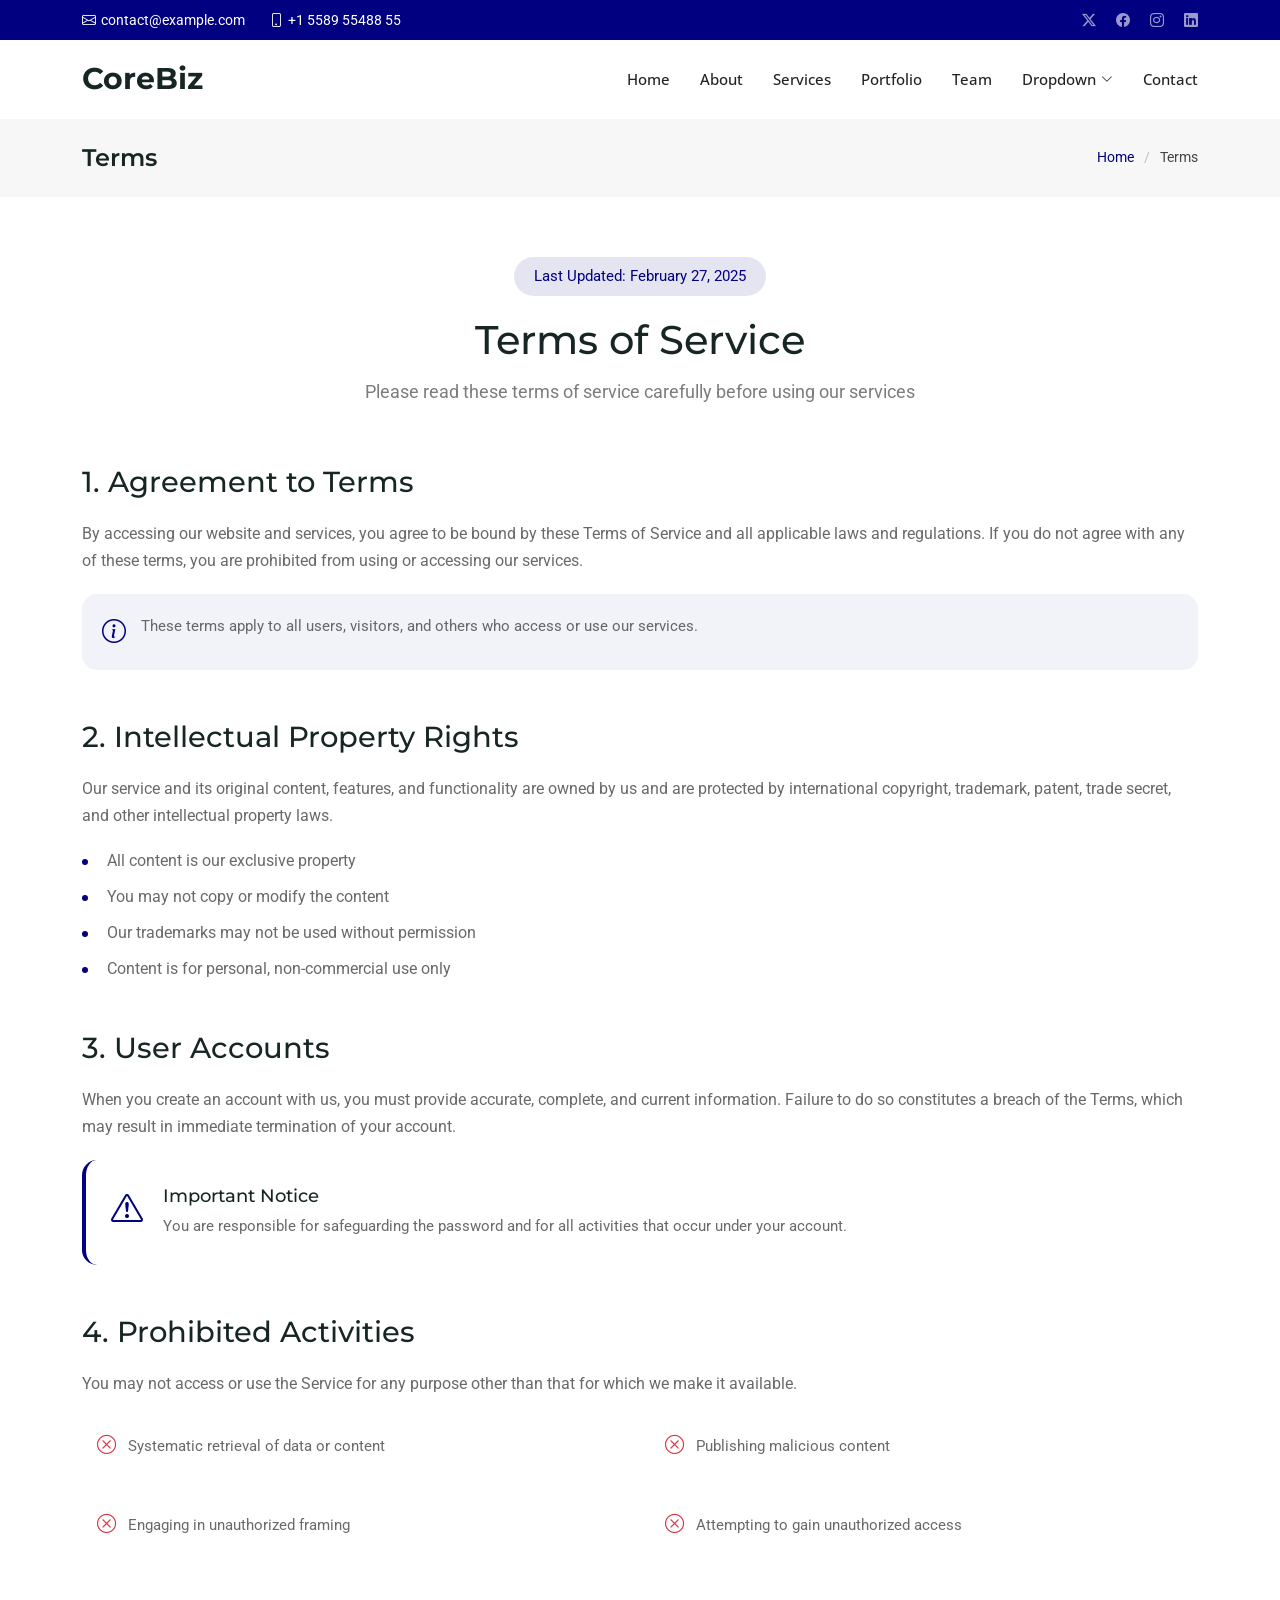
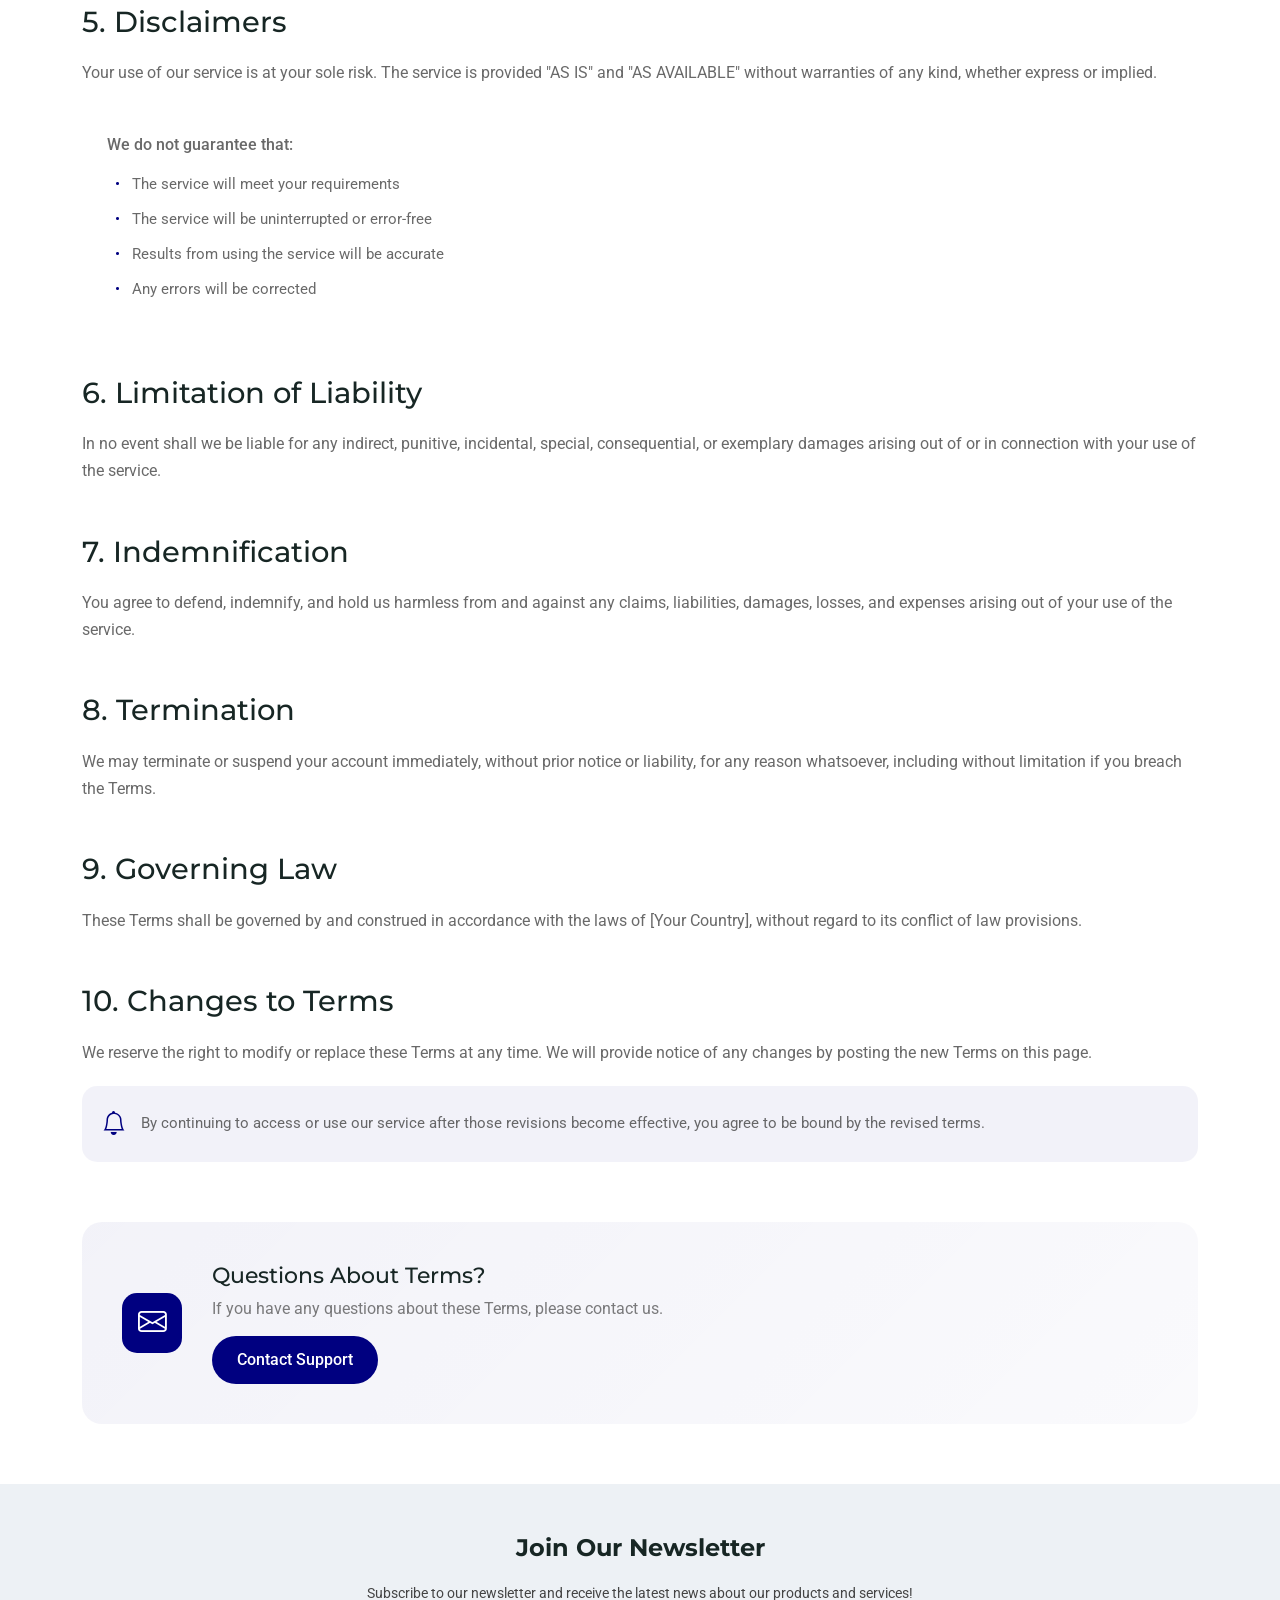
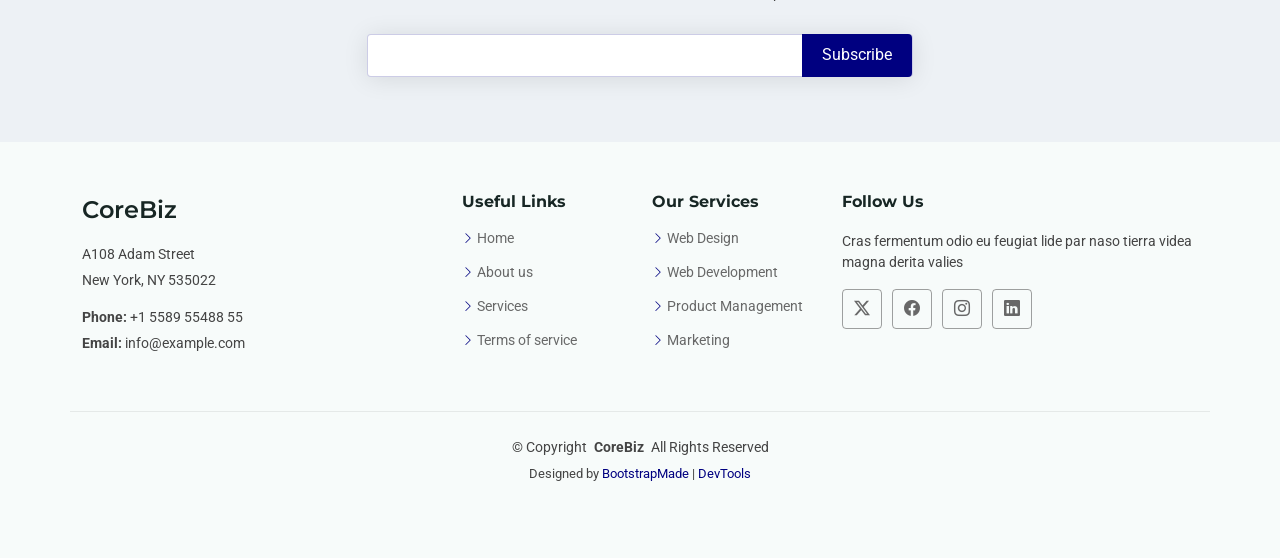
<file: terms.html>
<!DOCTYPE html>
<html lang="en">

<head>
  <meta charset="utf-8">
  <meta content="width=device-width, initial-scale=1.0" name="viewport">
  <title>Terms - CoreBiz Bootstrap Template</title>
  <meta name="description" content="">
  <meta name="keywords" content="">

  <!-- Favicons -->
  <link href="assets/img/favicon.png" rel="icon">
  <link href="assets/img/apple-touch-icon.png" rel="apple-touch-icon">

  <!-- Fonts -->
  <link href="https://fonts.googleapis.com" rel="preconnect">
  <link href="https://fonts.gstatic.com" rel="preconnect" crossorigin>
  <link href="https://fonts.googleapis.com/css2?family=Roboto:ital,wght@0,100;0,300;0,400;0,500;0,700;0,900;1,100;1,300;1,400;1,500;1,700;1,900&family=Open+Sans:ital,wght@0,300;0,400;0,500;0,600;0,700;0,800;1,300;1,400;1,500;1,600;1,700;1,800&family=Montserrat:ital,wght@0,100;0,200;0,300;0,400;0,500;0,600;0,700;0,800;0,900;1,100;1,200;1,300;1,400;1,500;1,600;1,700;1,800;1,900&display=swap" rel="stylesheet">

  <!-- Vendor CSS Files -->
  <link href="assets/vendor/bootstrap/css/bootstrap.min.css" rel="stylesheet">
  <link href="assets/vendor/bootstrap-icons/bootstrap-icons.css" rel="stylesheet">
  <link href="assets/vendor/aos/aos.css" rel="stylesheet">
  <link href="assets/vendor/glightbox/css/glightbox.min.css" rel="stylesheet">
  <link href="assets/vendor/swiper/swiper-bundle.min.css" rel="stylesheet">

  <!-- Main CSS File -->
  <link href="assets/css/main.css" rel="stylesheet">

  <!-- =======================================================
  * Template Name: CoreBiz
  * Template URL: https://bootstrapmade.com/corebiz-bootstrap-business-template/
  * Updated: Aug 30 2025 with Bootstrap v5.3.8
  * Author: BootstrapMade.com
  * License: https://bootstrapmade.com/license/
  ======================================================== -->
</head>

<body class="terms-page">

  <header id="header" class="header sticky-top">

    <div class="topbar d-flex align-items-center dark-background">
      <div class="container d-flex justify-content-center justify-content-md-between">
        <div class="contact-info d-flex align-items-center">
          <i class="bi bi-envelope d-flex align-items-center"><a href="mailto:contact@example.com">contact@example.com</a></i>
          <i class="bi bi-phone d-flex align-items-center ms-4"><span>+1 5589 55488 55</span></i>
        </div>
        <div class="social-links d-none d-md-flex align-items-center">
          <a href="#" class="twitter"><i class="bi bi-twitter-x"></i></a>
          <a href="#" class="facebook"><i class="bi bi-facebook"></i></a>
          <a href="#" class="instagram"><i class="bi bi-instagram"></i></a>
          <a href="#" class="linkedin"><i class="bi bi-linkedin"></i></a>
        </div>
      </div>
    </div><!-- End Top Bar -->

    <div class="branding d-flex align-items-cente">

      <div class="container position-relative d-flex align-items-center justify-content-between">
        <a href="index.html" class="logo d-flex align-items-center">
          <!-- Uncomment the line below if you also wish to use an image logo -->
          <!-- <img src="assets/img/logo.webp" alt=""> -->
          <h1 class="sitename">CoreBiz</h1>
        </a>

        <nav id="navmenu" class="navmenu">
          <ul>
            <li><a href="#hero">Home</a></li>
            <li><a href="#about">About</a></li>
            <li><a href="#services">Services</a></li>
            <li><a href="#portfolio">Portfolio</a></li>
            <li><a href="#team">Team</a></li>
            <li class="dropdown"><a href="#"><span>Dropdown</span> <i class="bi bi-chevron-down toggle-dropdown"></i></a>
              <ul>
                <li><a href="#">Dropdown 1</a></li>
                <li class="dropdown"><a href="#"><span>Deep Dropdown</span> <i class="bi bi-chevron-down toggle-dropdown"></i></a>
                  <ul>
                    <li><a href="#">Deep Dropdown 1</a></li>
                    <li><a href="#">Deep Dropdown 2</a></li>
                    <li><a href="#">Deep Dropdown 3</a></li>
                    <li><a href="#">Deep Dropdown 4</a></li>
                    <li><a href="#">Deep Dropdown 5</a></li>
                  </ul>
                </li>
                <li><a href="#">Dropdown 2</a></li>
                <li><a href="#">Dropdown 3</a></li>
                <li><a href="#">Dropdown 4</a></li>
              </ul>
            </li>
            <li><a href="#contact">Contact</a></li>
          </ul>
          <i class="mobile-nav-toggle d-xl-none bi bi-list"></i>
        </nav>

      </div>

    </div>

  </header>

  <main class="main">

    <!-- Page Title -->
    <div class="page-title position-relative" data-aos="fade">
      <div class="container d-lg-flex justify-content-between align-items-center">
        <h1 class="mb-2 mb-lg-0">Terms&nbsp;</h1>
        <nav class="breadcrumbs">
          <ol>
            <li><a href="index.html">Home</a></li>
            <li class="current">Terms</li>
          </ol>
        </nav>
      </div>
    </div><!-- End Page Title -->

    <!-- Terms Of Service Section -->
    <section id="terms-of-service" class="terms-of-service section">

      <div class="container" data-aos="fade-up">
        <!-- Page Header -->
        <div class="tos-header text-center" data-aos="fade-up">
          <span class="last-updated">Last Updated: February 27, 2025</span>
          <h2>Terms of Service</h2>
          <p>Please read these terms of service carefully before using our services</p>
        </div>

        <!-- Content -->
        <div class="tos-content" data-aos="fade-up" data-aos-delay="200">
          <!-- Agreement Section -->
          <div id="agreement" class="content-section">
            <h3>1. Agreement to Terms</h3>
            <p>By accessing our website and services, you agree to be bound by these Terms of Service and all applicable laws and regulations. If you do not agree with any of these terms, you are prohibited from using or accessing our services.</p>
            <div class="info-box">
              <i class="bi bi-info-circle"></i>
              <p>These terms apply to all users, visitors, and others who access or use our services.</p>
            </div>
          </div>

          <!-- Intellectual Property -->
          <div id="intellectual-property" class="content-section">
            <h3>2. Intellectual Property Rights</h3>
            <p>Our service and its original content, features, and functionality are owned by us and are protected by international copyright, trademark, patent, trade secret, and other intellectual property laws.</p>
            <ul class="list-items">
              <li>All content is our exclusive property</li>
              <li>You may not copy or modify the content</li>
              <li>Our trademarks may not be used without permission</li>
              <li>Content is for personal, non-commercial use only</li>
            </ul>
          </div>

          <!-- User Accounts -->
          <div id="user-accounts" class="content-section">
            <h3>3. User Accounts</h3>
            <p>When you create an account with us, you must provide accurate, complete, and current information. Failure to do so constitutes a breach of the Terms, which may result in immediate termination of your account.</p>
            <div class="alert-box">
              <i class="bi bi-exclamation-triangle"></i>
              <div class="alert-content">
                <h5>Important Notice</h5>
                <p>You are responsible for safeguarding the password and for all activities that occur under your account.</p>
              </div>
            </div>
          </div>

          <!-- Prohibited Activities -->
          <div id="prohibited" class="content-section">
            <h3>4. Prohibited Activities</h3>
            <p>You may not access or use the Service for any purpose other than that for which we make it available.</p>
            <div class="prohibited-list">
              <div class="prohibited-item">
                <i class="bi bi-x-circle"></i>
                <span>Systematic retrieval of data or content</span>
              </div>
              <div class="prohibited-item">
                <i class="bi bi-x-circle"></i>
                <span>Publishing malicious content</span>
              </div>
              <div class="prohibited-item">
                <i class="bi bi-x-circle"></i>
                <span>Engaging in unauthorized framing</span>
              </div>
              <div class="prohibited-item">
                <i class="bi bi-x-circle"></i>
                <span>Attempting to gain unauthorized access</span>
              </div>
            </div>
          </div>

          <!-- Disclaimers -->
          <div id="disclaimer" class="content-section">
            <h3>5. Disclaimers</h3>
            <p>Your use of our service is at your sole risk. The service is provided "AS IS" and "AS AVAILABLE" without warranties of any kind, whether express or implied.</p>
            <div class="disclaimer-box">
              <p>We do not guarantee that:</p>
              <ul>
                <li>The service will meet your requirements</li>
                <li>The service will be uninterrupted or error-free</li>
                <li>Results from using the service will be accurate</li>
                <li>Any errors will be corrected</li>
              </ul>
            </div>
          </div>

          <!-- Limitation of Liability -->
          <div id="limitation" class="content-section">
            <h3>6. Limitation of Liability</h3>
            <p>In no event shall we be liable for any indirect, punitive, incidental, special, consequential, or exemplary damages arising out of or in connection with your use of the service.</p>
          </div>

          <!-- Indemnification -->
          <div id="indemnification" class="content-section">
            <h3>7. Indemnification</h3>
            <p>You agree to defend, indemnify, and hold us harmless from and against any claims, liabilities, damages, losses, and expenses arising out of your use of the service.</p>
          </div>

          <!-- Termination -->
          <div id="termination" class="content-section">
            <h3>8. Termination</h3>
            <p>We may terminate or suspend your account immediately, without prior notice or liability, for any reason whatsoever, including without limitation if you breach the Terms.</p>
          </div>

          <!-- Governing Law -->
          <div id="governing-law" class="content-section">
            <h3>9. Governing Law</h3>
            <p>These Terms shall be governed by and construed in accordance with the laws of [Your Country], without regard to its conflict of law provisions.</p>
          </div>

          <!-- Changes -->
          <div id="changes" class="content-section">
            <h3>10. Changes to Terms</h3>
            <p>We reserve the right to modify or replace these Terms at any time. We will provide notice of any changes by posting the new Terms on this page.</p>
            <div class="notice-box">
              <i class="bi bi-bell"></i>
              <p>By continuing to access or use our service after those revisions become effective, you agree to be bound by the revised terms.</p>
            </div>
          </div>
        </div>

        <!-- Contact Section -->
        <div class="tos-contact" data-aos="fade-up" data-aos-delay="300">
          <div class="contact-box">
            <div class="contact-icon">
              <i class="bi bi-envelope"></i>
            </div>
            <div class="contact-content">
              <h4>Questions About Terms?</h4>
              <p>If you have any questions about these Terms, please contact us.</p>
              <a href="#" class="contact-link">Contact Support</a>
            </div>
          </div>
        </div>
      </div>

    </section><!-- /Terms Of Service Section -->

  </main>

  <footer id="footer" class="footer light-background">

    <div class="footer-newsletter">
      <div class="container">
        <div class="row justify-content-center text-center">
          <div class="col-lg-6">
            <h4>Join Our Newsletter</h4>
            <p>Subscribe to our newsletter and receive the latest news about our products and services!</p>
            <form action="forms/newsletter.php" method="post" class="php-email-form">
              <div class="newsletter-form"><input type="email" name="email"><input type="submit" value="Subscribe"></div>
              <div class="loading">Loading</div>
              <div class="error-message"></div>
              <div class="sent-message">Your subscription request has been sent. Thank you!</div>
            </form>
          </div>
        </div>
      </div>
    </div>

    <div class="container footer-top">
      <div class="row gy-4">
        <div class="col-lg-4 col-md-6 footer-about">
          <a href="index.html" class="d-flex align-items-center">
            <span class="sitename">CoreBiz</span>
          </a>
          <div class="footer-contact pt-3">
            <p>A108 Adam Street</p>
            <p>New York, NY 535022</p>
            <p class="mt-3"><strong>Phone:</strong> <span>+1 5589 55488 55</span></p>
            <p><strong>Email:</strong> <span>info@example.com</span></p>
          </div>
        </div>

        <div class="col-lg-2 col-md-3 footer-links">
          <h4>Useful Links</h4>
          <ul>
            <li><i class="bi bi-chevron-right"></i> <a href="#">Home</a></li>
            <li><i class="bi bi-chevron-right"></i> <a href="#">About us</a></li>
            <li><i class="bi bi-chevron-right"></i> <a href="#">Services</a></li>
            <li><i class="bi bi-chevron-right"></i> <a href="#">Terms of service</a></li>
          </ul>
        </div>

        <div class="col-lg-2 col-md-3 footer-links">
          <h4>Our Services</h4>
          <ul>
            <li><i class="bi bi-chevron-right"></i> <a href="#">Web Design</a></li>
            <li><i class="bi bi-chevron-right"></i> <a href="#">Web Development</a></li>
            <li><i class="bi bi-chevron-right"></i> <a href="#">Product Management</a></li>
            <li><i class="bi bi-chevron-right"></i> <a href="#">Marketing</a></li>
          </ul>
        </div>

        <div class="col-lg-4 col-md-12">
          <h4>Follow Us</h4>
          <p>Cras fermentum odio eu feugiat lide par naso tierra videa magna derita valies</p>
          <div class="social-links d-flex">
            <a href=""><i class="bi bi-twitter-x"></i></a>
            <a href=""><i class="bi bi-facebook"></i></a>
            <a href=""><i class="bi bi-instagram"></i></a>
            <a href=""><i class="bi bi-linkedin"></i></a>
          </div>
        </div>

      </div>
    </div>

    <div class="container copyright text-center mt-4">
      <p>© <span>Copyright</span> <strong class="px-1 sitename">CoreBiz</strong> <span>All Rights Reserved</span></p>
      <div class="credits">
        <!-- All the links in the footer should remain intact. -->
        <!-- You can delete the links only if you've purchased the pro version. -->
        <!-- Licensing information: https://bootstrapmade.com/license/ -->
        <!-- Purchase the pro version with working PHP/AJAX contact form: [buy-url] -->
        Designed by <a href="https://bootstrapmade.com/">BootstrapMade</a> | <a href="https://bootstrapmade.com/tools/">DevTools</a>
      </div>
    </div>

  </footer>

  <!-- Scroll Top -->
  <a href="#" id="scroll-top" class="scroll-top d-flex align-items-center justify-content-center"><i class="bi bi-arrow-up-short"></i></a>

  <!-- Preloader -->
  <div id="preloader">
    <div></div>
    <div></div>
    <div></div>
    <div></div>
  </div>

  <!-- Vendor JS Files -->
  <script src="assets/vendor/bootstrap/js/bootstrap.bundle.min.js"></script>
  <script src="assets/vendor/php-email-form/validate.js"></script>
  <script src="assets/vendor/aos/aos.js"></script>
  <script src="assets/vendor/glightbox/js/glightbox.min.js"></script>
  <script src="assets/vendor/purecounter/purecounter_vanilla.js"></script>
  <script src="assets/vendor/waypoints/noframework.waypoints.js"></script>
  <script src="assets/vendor/swiper/swiper-bundle.min.js"></script>
  <script src="assets/vendor/imagesloaded/imagesloaded.pkgd.min.js"></script>
  <script src="assets/vendor/isotope-layout/isotope.pkgd.min.js"></script>

  <!-- Main JS File -->
  <script src="assets/js/main.js"></script>

</body>

</html>
</file>
<file: assets/css/main.css>
/**
* Template Name: CoreBiz
* Template URL: https://bootstrapmade.com/corebiz-bootstrap-business-template/
* Updated: Aug 30 2025 with Bootstrap v5.3.8
* Author: BootstrapMade.com
* License: https://bootstrapmade.com/license/
*/

@charset "UTF-8";

/*--------------------------------------------------------------
# Font & Color Variables
# Help: https://bootstrapmade.com/color-system/
--------------------------------------------------------------*/
/* Fonts */
:root {
  --default-font: "Roboto",  system-ui, -apple-system, "Segoe UI", Roboto, "Helvetica Neue", Arial, "Noto Sans", "Liberation Sans", sans-serif, "Apple Color Emoji", "Segoe UI Emoji", "Segoe UI Symbol", "Noto Color Emoji";
  --heading-font: "Montserrat",  sans-serif;
  --nav-font: "Open Sans",  sans-serif;
}

/* Global Colors - The following color variables are used throughout the website. Updating them here will change the color scheme of the entire website */
:root { 
  --background-color: #ffffff; /* Background color for the entire website, including individual sections */
  --default-color: #444444; /* Default color used for the majority of the text content across the entire website */
  --heading-color: #172624; /* Color for headings, subheadings and title throughout the website */
  --accent-color: #000080; /* Accent color that represents your brand on the website. It's used for buttons, links, and other elements that need to stand out */
  --surface-color: #ffffff; /* The surface color is used as a background of boxed elements within sections, such as cards, icon boxes, or other elements that require a visual separation from the global background. */
  --contrast-color: #ffffff; /* Contrast color for text, ensuring readability against backgrounds of accent, heading, or default colors. */
}

/* Nav Menu Colors - The following color variables are used specifically for the navigation menu. They are separate from the global colors to allow for more customization options */
:root {
  --nav-color: #222222;  /* The default color of the main navmenu links */
  --nav-hover-color: #000080; /* Applied to main navmenu links when they are hovered over or active */
  --nav-mobile-background-color: #ffffff; /* Used as the background color for mobile navigation menu */
  --nav-dropdown-background-color: #ffffff; /* Used as the background color for dropdown items that appear when hovering over primary navigation items */
  --nav-dropdown-color: #222222; /* Used for navigation links of the dropdown items in the navigation menu. */
  --nav-dropdown-hover-color: #000080; /* Similar to --nav-hover-color, this color is applied to dropdown navigation links when they are hovered over. */
}

/* Color Presets - These classes override global colors when applied to any section or element, providing reuse of the sam color scheme. */

.light-background {
  --background-color: #f7fbfa;
  --surface-color: #ffffff;
}

.dark-background {
  --background-color: #000080;
  --default-color: #ffffff;
  --heading-color: #ffffff;
  --surface-color: #252525;
  --contrast-color: #ffffff;
}

/* Smooth scroll */
:root {
  scroll-behavior: smooth;
}

/*--------------------------------------------------------------
# General Styling & Shared Classes
--------------------------------------------------------------*/
body {
  color: var(--default-color);
  background-color: var(--background-color);
  font-family: var(--default-font);
}

a {
  color: var(--accent-color);
  text-decoration: none;
  transition: 0.3s;
}

a:hover {
  color: color-mix(in srgb, var(--accent-color), transparent 25%);
  text-decoration: none;
}

h1,
h2,
h3,
h4,
h5,
h6 {
  color: var(--heading-color);
  font-family: var(--heading-font);
}

/* PHP Email Form Messages
------------------------------*/
.php-email-form .error-message {
  display: none;
  background: #df1529;
  color: #ffffff;
  text-align: left;
  padding: 15px;
  margin-bottom: 24px;
  font-weight: 600;
}

.php-email-form .sent-message {
  display: none;
  color: #ffffff;
  background: #059652;
  text-align: center;
  padding: 15px;
  margin-bottom: 24px;
  font-weight: 600;
}

.php-email-form .loading {
  display: none;
  background: var(--surface-color);
  text-align: center;
  padding: 15px;
  margin-bottom: 24px;
}

.php-email-form .loading:before {
  content: "";
  display: inline-block;
  border-radius: 50%;
  width: 24px;
  height: 24px;
  margin: 0 10px -6px 0;
  border: 3px solid var(--accent-color);
  border-top-color: var(--surface-color);
  animation: php-email-form-loading 1s linear infinite;
}

@keyframes php-email-form-loading {
  0% {
    transform: rotate(0deg);
  }

  100% {
    transform: rotate(360deg);
  }
}

/*--------------------------------------------------------------
# Global Header
--------------------------------------------------------------*/
.header {
  color: var(--default-color);
  transition: all 0.5s;
  z-index: 997;
  background-color: var(--background-color);
}

.header .topbar {
  background-color: var(--background-color);
  height: 40px;
  padding: 0;
  font-size: 14px;
  transition: all 0.5s;
}

.header .topbar .contact-info i {
  font-style: normal;
  color: var(--contrast-color);
}

.header .topbar .contact-info i a,
.header .topbar .contact-info i span {
  padding-left: 5px;
  color: var(--contrast-color);
}

@media (max-width: 575px) {

  .header .topbar .contact-info i a,
  .header .topbar .contact-info i span {
    font-size: 13px;
  }
}

.header .topbar .contact-info i a {
  line-height: 0;
  transition: 0.3s;
}

.header .topbar .contact-info i a:hover {
  color: var(--contrast-color);
  text-decoration: underline;
}

.header .topbar .social-links a {
  color: color-mix(in srgb, var(--contrast-color), transparent 40%);
  line-height: 0;
  transition: 0.3s;
  margin-left: 20px;
}

.header .topbar .social-links a:hover {
  color: var(--contrast-color);
}

.header .branding {
  min-height: 60px;
  padding: 10px 0;
}

.header .logo {
  line-height: 1;
}

.header .logo img {
  max-height: 36px;
  margin-right: 8px;
}

.header .logo h1 {
  font-size: 30px;
  margin: 0;
  font-weight: 700;
  color: var(--heading-color);
}

.scrolled .header {
  box-shadow: 0px 0 18px rgba(0, 0, 0, 0.1);
}

.scrolled .header .topbar {
  height: 0;
  visibility: hidden;
  overflow: hidden;
}

/*--------------------------------------------------------------
# Navigation Menu
--------------------------------------------------------------*/
/* Navmenu - Desktop */
@media (min-width: 1200px) {
  .navmenu {
    padding: 0;
  }

  .navmenu ul {
    margin: 0;
    padding: 0;
    display: flex;
    list-style: none;
    align-items: center;
  }

  .navmenu li {
    position: relative;
  }

  .navmenu a,
  .navmenu a:focus {
    color: var(--nav-color);
    padding: 18px 15px;
    font-size: 15px;
    font-family: var(--nav-font);
    font-weight: 500;
    display: flex;
    align-items: center;
    justify-content: space-between;
    white-space: nowrap;
    transition: 0.3s;
  }

  .navmenu a i,
  .navmenu a:focus i {
    font-size: 12px;
    line-height: 0;
    margin-left: 5px;
    transition: 0.3s;
  }

  .navmenu li:last-child a {
    padding-right: 0;
  }

  .navmenu li:hover>a,
  .navmenu .active,
  .navmenu .active:focus {
    color: var(--nav-hover-color);
  }

  .navmenu .dropdown ul {
    margin: 0;
    padding: 10px 0;
    background: var(--nav-dropdown-background-color);
    display: block;
    position: absolute;
    visibility: hidden;
    left: 14px;
    top: 130%;
    opacity: 0;
    transition: 0.3s;
    border-radius: 4px;
    z-index: 99;
    box-shadow: 0px 0px 30px rgba(0, 0, 0, 0.1);
  }

  .navmenu .dropdown ul li {
    min-width: 200px;
  }

  .navmenu .dropdown ul a {
    padding: 10px 20px;
    font-size: 15px;
    text-transform: none;
    color: var(--nav-dropdown-color);
  }

  .navmenu .dropdown ul a i {
    font-size: 12px;
  }

  .navmenu .dropdown ul a:hover,
  .navmenu .dropdown ul .active:hover,
  .navmenu .dropdown ul li:hover>a {
    color: var(--nav-dropdown-hover-color);
  }

  .navmenu .dropdown:hover>ul {
    opacity: 1;
    top: 100%;
    visibility: visible;
  }

  .navmenu .dropdown .dropdown ul {
    top: 0;
    left: -90%;
    visibility: hidden;
  }

  .navmenu .dropdown .dropdown:hover>ul {
    opacity: 1;
    top: 0;
    left: -100%;
    visibility: visible;
  }
}

/* Navmenu - Mobile */
@media (max-width: 1199px) {
  .mobile-nav-toggle {
    color: var(--nav-color);
    font-size: 28px;
    line-height: 0;
    margin-right: 10px;
    cursor: pointer;
    transition: color 0.3s;
  }

  .navmenu {
    padding: 0;
    z-index: 9997;
  }

  .navmenu ul {
    display: none;
    list-style: none;
    position: absolute;
    inset: 60px 20px 20px 20px;
    padding: 10px 0;
    margin: 0;
    border-radius: 6px;
    background-color: var(--nav-mobile-background-color);
    overflow-y: auto;
    transition: 0.3s;
    z-index: 9998;
    box-shadow: 0px 0px 30px rgba(0, 0, 0, 0.1);
  }

  .navmenu a,
  .navmenu a:focus {
    color: var(--nav-dropdown-color);
    padding: 10px 20px;
    font-family: var(--nav-font);
    font-size: 17px;
    font-weight: 500;
    display: flex;
    align-items: center;
    justify-content: space-between;
    white-space: nowrap;
    transition: 0.3s;
  }

  .navmenu a i,
  .navmenu a:focus i {
    font-size: 12px;
    line-height: 0;
    margin-left: 5px;
    width: 30px;
    height: 30px;
    display: flex;
    align-items: center;
    justify-content: center;
    border-radius: 50%;
    transition: 0.3s;
    background-color: color-mix(in srgb, var(--accent-color), transparent 90%);
  }

  .navmenu a i:hover,
  .navmenu a:focus i:hover {
    background-color: var(--accent-color);
    color: var(--contrast-color);
  }

  .navmenu a:hover,
  .navmenu .active,
  .navmenu .active:focus {
    color: var(--nav-dropdown-hover-color);
  }

  .navmenu .active i,
  .navmenu .active:focus i {
    background-color: var(--accent-color);
    color: var(--contrast-color);
    transform: rotate(180deg);
  }

  .navmenu .dropdown ul {
    position: static;
    display: none;
    z-index: 99;
    padding: 10px 0;
    margin: 10px 20px;
    background-color: var(--nav-dropdown-background-color);
    border: 1px solid color-mix(in srgb, var(--default-color), transparent 90%);
    box-shadow: none;
    transition: all 0.5s ease-in-out;
  }

  .navmenu .dropdown ul ul {
    background-color: rgba(33, 37, 41, 0.1);
  }

  .navmenu .dropdown>.dropdown-active {
    display: block;
    background-color: rgba(33, 37, 41, 0.03);
  }

  .mobile-nav-active {
    overflow: hidden;
  }

  .mobile-nav-active .mobile-nav-toggle {
    color: #fff;
    position: absolute;
    font-size: 32px;
    top: 15px;
    right: 15px;
    margin-right: 0;
    z-index: 9999;
  }

  .mobile-nav-active .navmenu {
    position: fixed;
    overflow: hidden;
    inset: 0;
    background: rgba(33, 37, 41, 0.8);
    transition: 0.3s;
  }

  .mobile-nav-active .navmenu>ul {
    display: block;
  }
}

/*--------------------------------------------------------------
# Global Footer
--------------------------------------------------------------*/
.footer {
  color: var(--default-color);
  background-color: var(--background-color);
  font-size: 14px;
  padding-bottom: 50px;
  position: relative;
}

.footer .footer-newsletter {
  background-color: color-mix(in srgb, var(--accent-color), transparent 96%);
  padding: 50px 0;
}

.footer .footer-newsletter h4 {
  font-size: 24px;
}

.footer .footer-newsletter .newsletter-form {
  margin-top: 30px;
  margin-bottom: 15px;
  padding: 6px 8px;
  position: relative;
  background-color: var(--surface-color);
  border: 1px solid color-mix(in srgb, var(--accent-color), transparent 80%);
  box-shadow: 0px 2px 25px rgba(0, 0, 0, 0.1);
  display: flex;
  transition: 0.3s;
  border-radius: 4px;
}

.footer .footer-newsletter .newsletter-form:focus-within {
  border-color: var(--accent-color);
}

.footer .footer-newsletter .newsletter-form input[type=email] {
  border: 0;
  padding: 4px;
  width: 100%;
  background-color: var(--surface-color);
  color: var(--default-color);
}

.footer .footer-newsletter .newsletter-form input[type=email]:focus-visible {
  outline: none;
}

.footer .footer-newsletter .newsletter-form input[type=submit] {
  border: 0;
  font-size: 16px;
  padding: 0 20px;
  margin: -7px -8px -7px 0;
  background: var(--accent-color);
  color: var(--contrast-color);
  transition: 0.3s;
  border-radius: 0 4px 4px 0;
}

.footer .footer-newsletter .newsletter-form input[type=submit]:hover {
  background: color-mix(in srgb, var(--accent-color), transparent 20%);
}

.footer .footer-top {
  padding-top: 50px;
}

.footer .social-links a {
  display: flex;
  align-items: center;
  justify-content: center;
  width: 40px;
  height: 40px;
  border-radius: 4px;
  border: 1px solid color-mix(in srgb, var(--default-color), transparent 50%);
  font-size: 16px;
  color: color-mix(in srgb, var(--default-color), transparent 20%);
  margin-right: 10px;
  transition: 0.3s;
}

.footer .social-links a:hover {
  color: var(--accent-color);
  border-color: var(--accent-color);
}

.footer h4 {
  font-size: 16px;
  font-weight: bold;
  position: relative;
  padding-bottom: 12px;
}

.footer .footer-links {
  margin-bottom: 30px;
}

.footer .footer-links ul {
  list-style: none;
  padding: 0;
  margin: 0;
}

.footer .footer-links ul i {
  margin-right: 3px;
  font-size: 12px;
  line-height: 0;
  color: var(--accent-color);
}

.footer .footer-links ul li {
  padding: 10px 0;
  display: flex;
  align-items: center;
}

.footer .footer-links ul li:first-child {
  padding-top: 0;
}

.footer .footer-links ul a {
  display: inline-block;
  color: color-mix(in srgb, var(--default-color), transparent 20%);
  line-height: 1;
}

.footer .footer-links ul a:hover {
  color: var(--accent-color);
}

.footer .footer-about a {
  color: var(--heading-color);
  font-size: 24px;
  font-weight: 600;
  font-family: var(--heading-font);
}

.footer .footer-contact p {
  margin-bottom: 5px;
}

.footer .copyright {
  padding-top: 25px;
  padding-bottom: 25px;
  border-top: 1px solid color-mix(in srgb, var(--default-color), transparent 90%);
}

.footer .copyright p {
  margin-bottom: 0;
}

.footer .credits {
  margin-top: 6px;
  font-size: 13px;
}

/*--------------------------------------------------------------
# Preloader
--------------------------------------------------------------*/
#preloader {
  position: fixed;
  inset: 0;
  z-index: 9999;
  overflow: hidden;
  background-color: var(--background-color);
  transition: all 0.6s ease-out;
  width: 100%;
  height: 100vh;
  display: flex;
  align-items: center;
  justify-content: center;
}

#preloader div {
  width: 13px;
  height: 13px;
  background-color: var(--accent-color);
  border-radius: 50%;
  animation-timing-function: cubic-bezier(0, 1, 1, 0);
  position: absolute;
  left: 50%;
}

#preloader div:nth-child(1) {
  left: calc(50% + 8px);
  animation: animate-preloader-1 0.6s infinite;
}

#preloader div:nth-child(2) {
  left: calc(50% + 8px);
  animation: animate-preloader-2 0.6s infinite;
}

#preloader div:nth-child(3) {
  left: calc(50% + 32px);
  animation: animate-preloader-2 0.6s infinite;
}

#preloader div:nth-child(4) {
  left: calc(50% + 56px);
  animation: animate-preloader-3 0.6s infinite;
}

@keyframes animate-preloader-1 {
  0% {
    transform: scale(0);
  }

  100% {
    transform: scale(1);
  }
}

@keyframes animate-preloader-3 {
  0% {
    transform: scale(1);
  }

  100% {
    transform: scale(0);
  }
}

@keyframes animate-preloader-2 {
  0% {
    transform: translate(0, 0);
  }

  100% {
    transform: translate(24px, 0);
  }
}

/*--------------------------------------------------------------
# Scroll Top Button
--------------------------------------------------------------*/
.scroll-top {
  position: fixed;
  visibility: hidden;
  opacity: 0;
  right: 15px;
  bottom: 15px;
  z-index: 99999;
  background-color: var(--accent-color);
  width: 40px;
  height: 40px;
  border-radius: 4px;
  transition: all 0.4s;
}

.scroll-top i {
  font-size: 24px;
  color: var(--contrast-color);
  line-height: 0;
}

.scroll-top:hover {
  background-color: color-mix(in srgb, var(--accent-color), transparent 20%);
  color: var(--contrast-color);
}

.scroll-top.active {
  visibility: visible;
  opacity: 1;
}

/*--------------------------------------------------------------
# Disable aos animation delay on mobile devices
--------------------------------------------------------------*/
@media screen and (max-width: 768px) {
  [data-aos-delay] {
    transition-delay: 0 !important;
  }
}

/*--------------------------------------------------------------
# Global Page Titles & Breadcrumbs
--------------------------------------------------------------*/
.page-title {
  --background-color: color-mix(in srgb, var(--default-color), transparent 96%);
  color: var(--default-color);
  background-color: var(--background-color);
  padding: 25px 0;
  position: relative;
}

.page-title h1 {
  font-size: 24px;
  font-weight: 600;
}

.page-title .breadcrumbs ol {
  display: flex;
  flex-wrap: wrap;
  list-style: none;
  padding: 0;
  margin: 0;
  font-size: 14px;
  font-weight: 400;
}

.page-title .breadcrumbs ol li+li {
  padding-left: 10px;
}

.page-title .breadcrumbs ol li+li::before {
  content: "/";
  display: inline-block;
  padding-right: 10px;
  color: color-mix(in srgb, var(--default-color), transparent 70%);
}

/*--------------------------------------------------------------
# Global Sections
--------------------------------------------------------------*/
section,
.section {
  color: var(--default-color);
  background-color: var(--background-color);
  padding: 60px 0;
  scroll-margin-top: 78px;
  overflow: clip;
}

@media (max-width: 1199px) {

  section,
  .section {
    scroll-margin-top: 60px;
  }
}

/*--------------------------------------------------------------
# Global Section Titles
--------------------------------------------------------------*/
.section-title {
  text-align: center;
  padding-bottom: 60px;
  position: relative;
}

.section-title h2 {
  font-size: 32px;
  font-weight: 700;
  margin-bottom: 20px;
  padding-bottom: 20px;
  position: relative;
}

.section-title h2:before {
  content: "";
  position: absolute;
  display: block;
  width: 160px;
  height: 1px;
  background: color-mix(in srgb, var(--default-color), transparent 60%);
  left: 0;
  right: 0;
  bottom: 1px;
  margin: auto;
}

.section-title h2::after {
  content: "";
  position: absolute;
  display: block;
  width: 60px;
  height: 3px;
  background: var(--accent-color);
  left: 0;
  right: 0;
  bottom: 0;
  margin: auto;
}

.section-title p {
  margin-bottom: 0;
}

/*--------------------------------------------------------------
# Hero Section
--------------------------------------------------------------*/
.hero {
  padding: 0;
  background: rgba(255, 255, 224, 0.379);
  position: relative;
  overflow: hidden;
}

.hero .hero-content {
  position: relative;
  z-index: 2;
}

.hero .hero-content .content {
  padding: 80px 0;
}

.hero .hero-content .content h1 {
  font-size: 2.5rem;
  font-weight: 700;
  margin-bottom: 2rem;
  color: var(--heading-color);
}

@media (max-width: 768px) {
  .hero .hero-content .content h1 {
    font-size: 2.5rem;
  }
}

.hero .hero-content .content p {
  font-size: 1.125rem;
  line-height: 1.7;
  color: color-mix(in srgb, var(--default-color), transparent 20%);
  margin-bottom: 3rem;
  max-width: 90%;
}

.hero .hero-content .content .cta-group {
  display: flex;
  align-items: center;
  gap: 2rem;
  flex-wrap: wrap;
}

.hero .hero-content .content .cta-group .btn-primary {
  background: var(--accent-color);
  color: var(--contrast-color);
  padding: 1rem 2.5rem;
  border-radius: 8px;
  font-weight: 500;
  font-size: 1rem;
  text-decoration: none;
  transition: all 0.3s ease;
  border: none;
  display: inline-block;
}

.hero .hero-content .content .cta-group .btn-primary:hover {
  background: color-mix(in srgb, var(--accent-color), black 10%);
  transform: translateY(-2px);
  box-shadow: 0 8px 25px color-mix(in srgb, var(--accent-color), transparent 70%);
}

.hero .hero-content .content .cta-group .btn-secondary {
  display: flex;
  align-items: center;
  gap: 0.75rem;
  color: var(--heading-color);
  text-decoration: none;
  font-weight: 500;
  transition: all 0.3s ease;
}

.hero .hero-content .content .cta-group .btn-secondary i {
  font-size: 1.5rem;
  color: var(--accent-color);
  transition: all 0.3s ease;
}

.hero .hero-content .content .cta-group .btn-secondary:hover {
  color: var(--accent-color);
}

.hero .hero-content .content .cta-group .btn-secondary:hover i {
  transform: scale(1.1);
}

.hero .hero-content .hero-image {
  position: relative;
  padding: 80px 0;
}

.hero .hero-content .hero-image img {
  border-radius: 12px;
  box-shadow: 0 20px 60px color-mix(in srgb, var(--default-color), transparent 85%);
  width: 100%;
  height: auto;
}

.hero .hero-content .hero-image .floating-card {
  position: absolute;
  bottom: 40px;
  left: -40px;
  background: var(--surface-color);
  padding: 2rem;
  border-radius: 12px;
  box-shadow: 0 15px 40px color-mix(in srgb, var(--default-color), transparent 85%);
  backdrop-filter: blur(10px);
}

@media (max-width: 768px) {
  .hero .hero-content .hero-image .floating-card {
    left: 20px;
    bottom: 20px;
    padding: 1.5rem;
  }
}

.hero .hero-content .hero-image .floating-card .card-content {
  display: flex;
  gap: 2rem;
}

@media (max-width: 576px) {
  .hero .hero-content .hero-image .floating-card .card-content {
    flex-direction: column;
    gap: 1rem;
  }
}

.hero .hero-content .hero-image .floating-card .metric {
  text-align: center;
}

.hero .hero-content .hero-image .floating-card .metric .number {
  display: block;
  font-size: 2rem;
  font-weight: 600;
  color: var(--accent-color);
  line-height: 1;
}

.hero .hero-content .hero-image .floating-card .metric .label {
  font-size: 0.875rem;
  color: color-mix(in srgb, var(--default-color), transparent 30%);
  margin-top: 0.25rem;
}

.hero .hero-features {
  background: var(--surface-color);
  padding: 4rem 0;
  border-top: 1px solid color-mix(in srgb, var(--default-color), transparent 90%);
}

.hero .hero-features .feature-item {
  text-align: center;
  padding: 2rem 1rem;
  transition: all 0.3s ease;
}

.hero .hero-features .feature-item:hover {
  transform: translateY(-5px);
}

.hero .hero-features .feature-item .icon {
  width: 80px;
  height: 80px;
  background: color-mix(in srgb, var(--accent-color), transparent 90%);
  border-radius: 50%;
  display: flex;
  align-items: center;
  justify-content: center;
  margin: 0 auto 1.5rem;
  transition: all 0.3s ease;
}

.hero .hero-features .feature-item .icon i {
  font-size: 2rem;
  color: var(--accent-color);
}

.hero .hero-features .feature-item h4 {
  font-size: 1.25rem;
  font-weight: 500;
  margin-bottom: 1rem;
  color: var(--heading-color);
}

.hero .hero-features .feature-item p {
  font-size: 0.95rem;
  line-height: 1.6;
  color: color-mix(in srgb, var(--default-color), transparent 30%);
  margin: 0;
}

.hero .hero-features .feature-item:hover .icon {
  background: var(--accent-color);
  transform: scale(1.1);
}

.hero .hero-features .feature-item:hover .icon i {
  color: var(--contrast-color);
}

@media (max-width: 992px) {
  .hero .hero-content .content {
    text-align: center;
    padding: 60px 0 40px;
  }

  .hero .hero-content .content p {
    max-width: 100%;
  }

  .hero .hero-content .hero-image {
    padding: 40px 0 60px;
  }
}

.hero::before {
  content: "";
  position: absolute;
  top: 0;
  right: 0;
  width: 50%;
  height: 100%;
  background: url("../img/bg/abstract-bg-1.webp") center/cover no-repeat;
  opacity: 0.03;
  z-index: 1;
}

/*--------------------------------------------------------------
# Featured Services Section
--------------------------------------------------------------*/
.featured-services .service-item {
  height: 100%;
  padding: 60px 40px;
  border-radius: 8px;
  transition: all 0.4s ease;
  background-color: var(--surface-color);
  border: 1px solid color-mix(in srgb, var(--default-color), transparent 92%);
  position: relative;
  overflow: hidden;
}

.featured-services .service-item::before {
  content: "";
  position: absolute;
  top: 0;
  left: 0;
  right: 0;
  height: 4px;
  background: linear-gradient(90deg, var(--accent-color), color-mix(in srgb, var(--accent-color), var(--heading-color) 30%));
  transform: scaleX(0);
  transform-origin: left;
  transition: transform 0.4s ease;
}

.featured-services .service-item:hover {
  transform: translateY(-8px);
  box-shadow: 0 20px 40px color-mix(in srgb, var(--default-color), transparent 90%);
}

.featured-services .service-item:hover::before {
  transform: scaleX(1);
}

.featured-services .service-item:hover .service-icon {
  background: linear-gradient(135deg, var(--accent-color), color-mix(in srgb, var(--accent-color), var(--heading-color) 20%));
}

.featured-services .service-item:hover .service-icon i {
  color: var(--contrast-color);
  transform: scale(1.1);
}

.featured-services .service-item:hover .service-link {
  opacity: 1;
  transform: translateY(0);
}

.featured-services .service-item:hover .service-link i {
  transform: translateX(8px);
}

@media (max-width: 768px) {
  .featured-services .service-item {
    padding: 40px 30px;
  }
}

.featured-services .service-icon {
  width: 80px;
  height: 80px;
  margin: 0 auto 30px;
  display: flex;
  align-items: center;
  justify-content: center;
  background: color-mix(in srgb, var(--accent-color), transparent 90%);
  border-radius: 50%;
  transition: all 0.4s ease;
}

.featured-services .service-icon i {
  font-size: 36px;
  color: var(--accent-color);
  transition: all 0.4s ease;
}

.featured-services h3 {
  font-size: 24px;
  font-weight: 300;
  margin-bottom: 20px;
  text-align: center;
  color: var(--heading-color);
  line-height: 1.3;
}

.featured-services p {
  color: color-mix(in srgb, var(--default-color), transparent 20%);
  text-align: center;
  line-height: 1.7;
  margin-bottom: 30px;
  font-size: 15px;
}

.featured-services .service-link {
  display: flex;
  align-items: center;
  justify-content: center;
  gap: 8px;
  color: var(--accent-color);
  text-decoration: none;
  font-weight: 400;
  font-size: 14px;
  opacity: 0.8;
  transform: translateY(10px);
  transition: all 0.4s ease;
}

.featured-services .service-link span {
  font-weight: 500;
}

.featured-services .service-link i {
  font-size: 16px;
  transition: transform 0.3s ease;
}

.featured-services .service-link:hover {
  color: var(--heading-color);
}

/*--------------------------------------------------------------
# About Section
--------------------------------------------------------------*/
.about .content {
  padding-right: 40px;
}

@media (max-width: 992px) {
  .about .content {
    padding-right: 0;
    margin-bottom: 60px;
  }
}

.about .content h2 {
  font-size: 2.5rem;
  font-weight: 300;
  line-height: 1.3;
  margin-bottom: 30px;
  color: var(--heading-color);
}

@media (max-width: 768px) {
  .about .content h2 {
    font-size: 2rem;
  }
}

.about .content .lead {
  font-size: 1.25rem;
  line-height: 1.7;
  margin-bottom: 40px;
  color: color-mix(in srgb, var(--default-color), transparent 10%);
}

.about .content .description {
  margin-bottom: 60px;
}

.about .content .description p {
  font-size: 1rem;
  line-height: 1.8;
  margin-bottom: 20px;
  color: color-mix(in srgb, var(--default-color), transparent 20%);
}

.about .content .description p:last-child {
  margin-bottom: 0;
}

.about .content .stats-row {
  display: flex;
  gap: 60px;
  margin-bottom: 60px;
}

@media (max-width: 768px) {
  .about .content .stats-row {
    gap: 40px;
    flex-wrap: wrap;
  }
}

@media (max-width: 576px) {
  .about .content .stats-row {
    justify-content: space-between;
    gap: 20px;
  }
}

.about .content .stats-row .stat-item {
  text-align: left;
}

.about .content .stats-row .stat-item .stat-number {
  font-size: 2.5rem;
  font-weight: 300;
  color: var(--accent-color);
  line-height: 1;
  margin-bottom: 8px;
}

@media (max-width: 768px) {
  .about .content .stats-row .stat-item .stat-number {
    font-size: 2rem;
  }
}

.about .content .stats-row .stat-item .stat-label {
  font-size: 0.875rem;
  color: color-mix(in srgb, var(--default-color), transparent 40%);
  text-transform: uppercase;
  letter-spacing: 0.5px;
}

.about .content .cta-section {
  display: flex;
  align-items: center;
  gap: 30px;
}

@media (max-width: 576px) {
  .about .content .cta-section {
    flex-direction: column;
    align-items: flex-start;
    gap: 20px;
  }
}

.about .content .cta-section .btn-primary {
  background-color: var(--accent-color);
  color: var(--contrast-color);
  padding: 14px 30px;
  border-radius: 4px;
  text-decoration: none;
  font-weight: 400;
  transition: all 0.3s ease;
  border: 2px solid var(--accent-color);
}

.about .content .cta-section .btn-primary:hover {
  background-color: transparent;
  color: var(--accent-color);
}

.about .content .cta-section .btn-link {
  color: var(--heading-color);
  text-decoration: none;
  font-weight: 400;
  display: flex;
  align-items: center;
  gap: 8px;
  transition: all 0.3s ease;
}

.about .content .cta-section .btn-link:hover {
  color: var(--accent-color);
}

.about .content .cta-section .btn-link:hover i {
  transform: translateX(4px);
}

.about .content .cta-section .btn-link i {
  transition: transform 0.3s ease;
}

.about .image-container {
  position: relative;
  height: 100%;
  min-height: 500px;
}

@media (max-width: 992px) {
  .about .image-container {
    min-height: 400px;
  }
}

.about .image-container img {
  width: 100%;
  height: 100%;
  object-fit: cover;
  border-radius: 8px;
}

.about .image-container .image-overlay {
  position: absolute;
  bottom: 30px;
  left: 30px;
  background-color: var(--surface-color);
  padding: 25px;
  border-radius: 8px;
  box-shadow: 0 8px 30px color-mix(in srgb, var(--default-color), transparent 85%);
  min-width: 200px;
}

@media (max-width: 576px) {
  .about .image-container .image-overlay {
    bottom: 20px;
    left: 20px;
    padding: 20px;
  }
}

.about .image-container .image-overlay .overlay-content {
  display: flex;
  align-items: center;
  gap: 15px;
}

.about .image-container .image-overlay .overlay-content i {
  font-size: 2rem;
  color: var(--accent-color);
}

.about .image-container .image-overlay .overlay-content .overlay-text h4 {
  font-size: 1.1rem;
  margin-bottom: 4px;
  color: var(--heading-color);
  font-weight: 500;
}

.about .image-container .image-overlay .overlay-content .overlay-text p {
  margin: 0;
  font-size: 0.875rem;
  color: color-mix(in srgb, var(--default-color), transparent 30%);
}

/*--------------------------------------------------------------
# Skills Section
--------------------------------------------------------------*/
.skills {
  --skill-spacing: 40px;
  --icon-size: 60px;
  --progress-height: 4px;
  --border-subtle: color-mix(in srgb, var(--default-color), transparent 90%);
  --text-muted: color-mix(in srgb, var(--default-color), transparent 45%);
  --surface-elevated: color-mix(in srgb, var(--surface-color), var(--accent-color) 2%);
}

.skills .intro-content {
  margin-bottom: 80px;
}

.skills .intro-content .lead-text {
  font-size: 20px;
  line-height: 1.7;
  color: var(--text-muted);
  font-weight: 300;
  margin: 0;
}

.skills .skills-grid {
  display: grid;
  grid-template-columns: repeat(auto-fit, minmax(380px, 1fr));
  gap: var(--skill-spacing);
  margin-bottom: 60px;
}

.skills .skill-item {
  padding: 36px 0;
  border-bottom: 1px solid var(--border-subtle);
  transition: all 0.4s ease;
}

.skills .skill-item:hover {
  transform: translateY(-4px);
}

.skills .skill-item:hover .skill-icon i {
  color: var(--accent-color);
  transform: scale(1.1);
}

.skills .skill-item .skill-icon {
  margin-bottom: 24px;
}

.skills .skill-item .skill-icon i {
  font-size: var(--icon-size);
  color: var(--text-muted);
  transition: all 0.4s ease;
}

.skills .skill-item .skill-name {
  font-size: 24px;
  font-weight: 300;
  margin-bottom: 20px;
  color: var(--heading-color);
  line-height: 1.3;
}

.skills .skill-item .skill-level {
  display: flex;
  align-items: center;
  gap: 16px;
  margin-bottom: 20px;
}

.skills .skill-item .skill-level .level-text {
  font-size: 14px;
  color: var(--accent-color);
  font-weight: 500;
  text-transform: uppercase;
  letter-spacing: 0.8px;
  min-width: 90px;
}

.skills .skill-item .skill-level .progress-track {
  flex: 1;
  height: var(--progress-height);
  background: var(--border-subtle);
  border-radius: 2px;
  overflow: hidden;
}

.skills .skill-item .skill-level .progress-track .progress-bar {
  width: 0%;
  height: 100%;
  background: linear-gradient(90deg, var(--accent-color), color-mix(in srgb, var(--accent-color), transparent 30%));
  border-radius: 2px;
  transition: width 1.2s cubic-bezier(0.4, 0, 0.2, 1);
}

.skills .skill-item .skill-description {
  font-size: 16px;
  line-height: 1.8;
  color: var(--text-muted);
  margin: 0;
}

.skills .certification-area {
  padding-top: 60px;
  border-top: 1px solid var(--border-subtle);
}

.skills .certification-area .cert-content .cert-title {
  font-size: 28px;
  font-weight: 300;
  margin-bottom: 16px;
  color: var(--heading-color);
}

.skills .certification-area .cert-content .cert-description {
  font-size: 17px;
  line-height: 1.7;
  color: var(--text-muted);
  margin-bottom: 32px;
}

.skills .certification-area .cert-content .cert-list .cert-item {
  display: flex;
  align-items: center;
  gap: 12px;
  padding: 12px 0;
  border-bottom: 1px dashed var(--border-subtle);
}

.skills .certification-area .cert-content .cert-list .cert-item:last-child {
  border-bottom: none;
}

.skills .certification-area .cert-content .cert-list .cert-item i {
  color: var(--accent-color);
  font-size: 20px;
}

.skills .certification-area .cert-content .cert-list .cert-item span {
  font-size: 16px;
  color: var(--default-color);
}

.skills .certification-area .tools-showcase .tools-title {
  font-size: 20px;
  font-weight: 400;
  margin-bottom: 24px;
  color: var(--heading-color);
}

.skills .certification-area .tools-showcase .tools-grid {
  display: flex;
  flex-wrap: wrap;
  gap: 12px;
}

.skills .certification-area .tools-showcase .tools-grid .tool-tag {
  padding: 8px 16px;
  background: var(--surface-elevated);
  border: 1px solid var(--border-subtle);
  border-radius: 20px;
  font-size: 14px;
  color: var(--default-color);
  transition: all 0.3s ease;
}

.skills .certification-area .tools-showcase .tools-grid .tool-tag:hover {
  background: color-mix(in srgb, var(--accent-color), transparent 90%);
  border-color: color-mix(in srgb, var(--accent-color), transparent 70%);
  color: var(--accent-color);
}

@media (max-width: 992px) {
  .skills .skills-grid {
    grid-template-columns: 1fr;
    gap: 30px;
  }

  .skills .skill-item {
    padding: 28px 0;
  }

  .skills .skill-item .skill-name {
    font-size: 22px;
  }

  .skills .cert-content .cert-title {
    font-size: 24px;
  }
}

@media (max-width: 768px) {
  .skills {
    --skill-spacing: 24px;
    --icon-size: 50px;
  }

  .skills .intro-content {
    margin-bottom: 60px;
  }

  .skills .intro-content .lead-text {
    font-size: 18px;
  }

  .skills .certification-area {
    padding-top: 40px;
  }

  .skills .certification-area .tools-showcase {
    margin-top: 40px;
  }
}

/*--------------------------------------------------------------
# Stats Section
--------------------------------------------------------------*/
.stats .section-headline {
  color: var(--heading-color);
  font-family: var(--heading-font);
  font-size: 2.75rem;
  font-weight: 300;
  line-height: 1.2;
  letter-spacing: -0.02em;
}

.stats .section-description {
  color: color-mix(in srgb, var(--default-color), transparent 20%);
  font-size: 1.125rem;
  line-height: 1.7;
  font-weight: 300;
  max-width: 600px;
  margin: 0 auto;
}

.stats .stats-container {
  display: grid;
  grid-template-columns: 1fr 1fr;
  gap: 0;
  border: 1px solid color-mix(in srgb, var(--default-color), transparent 90%);
  border-radius: 8px;
  overflow: hidden;
  background: var(--surface-color);
}

.stats .stat-item {
  padding: 3rem 2.5rem;
  position: relative;
  transition: all 0.4s ease;
}

.stats .stat-item:nth-child(1) {
  border-right: 1px solid color-mix(in srgb, var(--default-color), transparent 90%);
  border-bottom: 1px solid color-mix(in srgb, var(--default-color), transparent 90%);
}

.stats .stat-item:nth-child(2) {
  border-bottom: 1px solid color-mix(in srgb, var(--default-color), transparent 90%);
}

.stats .stat-item:nth-child(3) {
  border-right: 1px solid color-mix(in srgb, var(--default-color), transparent 90%);
}

.stats .stat-item:hover {
  background: color-mix(in srgb, var(--accent-color), transparent 97%);
  transform: translateY(-2px);
}

.stats .stat-item .stat-content {
  text-align: center;
  height: 100%;
  display: flex;
  flex-direction: column;
  align-items: center;
  justify-content: center;
}

.stats .stat-item .stat-number {
  color: var(--accent-color);
  font-family: var(--heading-font);
  font-size: 3.5rem;
  font-weight: 200;
  line-height: 1;
  margin-bottom: 1rem;
  letter-spacing: -0.03em;
}

.stats .stat-item .stat-number .purecounter {
  font-size: inherit;
  color: inherit;
}

.stats .stat-item .stat-divider {
  width: 40px;
  height: 1px;
  background: var(--accent-color);
  margin: 0 auto 1.5rem auto;
  opacity: 0.6;
}

.stats .stat-item .stat-label {
  color: var(--heading-color);
  font-family: var(--heading-font);
  font-size: 1.25rem;
  font-weight: 400;
  margin-bottom: 1rem;
  letter-spacing: 0.01em;
}

.stats .stat-item .stat-description {
  color: color-mix(in srgb, var(--default-color), transparent 30%);
  font-size: 0.95rem;
  line-height: 1.6;
  font-weight: 300;
  margin: 0;
  max-width: 200px;
}

.stats .achievement-badge {
  background: var(--surface-color);
  border: 1px solid color-mix(in srgb, var(--accent-color), transparent 80%);
  border-radius: 8px;
  padding: 2.5rem 2rem;
  text-align: center;
  transition: all 0.4s ease;
}

.stats .achievement-badge:hover {
  border-color: color-mix(in srgb, var(--accent-color), transparent 60%);
  transform: translateY(-3px);
}

.stats .achievement-badge .badge-icon {
  font-size: 2.5rem;
  color: var(--accent-color);
  margin-bottom: 1.5rem;
  opacity: 0.8;
}

.stats .achievement-badge .badge-title {
  color: var(--heading-color);
  font-family: var(--heading-font);
  font-size: 1.5rem;
  font-weight: 400;
  margin-bottom: 1rem;
  letter-spacing: 0.01em;
}

.stats .achievement-badge .badge-text {
  color: color-mix(in srgb, var(--default-color), transparent 25%);
  font-size: 1rem;
  line-height: 1.6;
  font-weight: 300;
  margin: 0;
  max-width: 400px;
  margin: 0 auto;
}

@media (max-width: 992px) {
  .stats .section-headline {
    font-size: 2.25rem;
  }

  .stats .stats-container {
    gap: 0;
  }

  .stats .stat-item {
    padding: 2.5rem 2rem;
  }

  .stats .stat-item .stat-number {
    font-size: 3rem;
  }

  .stats .stat-item .stat-description {
    font-size: 0.9rem;
  }
}

@media (max-width: 768px) {
  .stats .section-headline {
    font-size: 1.875rem;
  }

  .stats .section-description {
    font-size: 1rem;
  }

  .stats .stats-container {
    grid-template-columns: 1fr;
  }

  .stats .stat-item {
    padding: 2rem 1.5rem;
  }

  .stats .stat-item:nth-child(1) {
    border-right: none;
    border-bottom: 1px solid color-mix(in srgb, var(--default-color), transparent 90%);
  }

  .stats .stat-item:nth-child(2) {
    border-bottom: 1px solid color-mix(in srgb, var(--default-color), transparent 90%);
  }

  .stats .stat-item:nth-child(3) {
    border-right: none;
    border-bottom: 1px solid color-mix(in srgb, var(--default-color), transparent 90%);
  }

  .stats .stat-item:nth-child(4) {
    border-bottom: none;
  }

  .stats .stat-item .stat-number {
    font-size: 2.75rem;
  }

  .stats .stat-item .stat-description {
    max-width: 300px;
  }

  .stats .achievement-badge {
    padding: 2rem 1.5rem;
  }

  .stats .achievement-badge .badge-icon {
    font-size: 2rem;
  }

  .stats .achievement-badge .badge-title {
    font-size: 1.25rem;
  }

  .stats .achievement-badge .badge-text {
    font-size: 0.95rem;
  }
}

/*--------------------------------------------------------------
# Clients Section
--------------------------------------------------------------*/
.clients .client-item {
  padding: 1.5rem;
  text-align: center;
  height: 100%;
  background-color: var(--surface-color);
  border-radius: 8px;
  border: 1px solid color-mix(in srgb, var(--default-color), transparent 90%);
  transition: all 0.3s ease-in-out;
  display: flex;
  align-items: center;
  justify-content: center;
}

.clients .client-item img {
  max-width: 100%;
  transition: all 0.3s ease-in-out;
  filter: grayscale(100);
  opacity: 0.8;
}

.clients .client-item:hover {
  transform: translateY(-5px);
  border-color: var(--accent-color);
}

.clients .client-item:hover img {
  filter: grayscale(0);
  opacity: 1;
}

@media (max-width: 1199px) {
  .clients .client-item {
    padding: 1.25rem;
  }
}

@media (max-width: 767px) {
  .clients .client-item {
    padding: 1rem;
  }
}

/*--------------------------------------------------------------
# Services Section
--------------------------------------------------------------*/
.services {
  padding: 120px 0;
}

.services .service-item {
  padding: 60px 40px;
  background-color: var(--surface-color);
  border-radius: 8px;
  transition: all 0.4s ease;
  height: 100%;
  position: relative;
  overflow: hidden;
  z-index: 1;
}

.services .service-item::before {
  content: "";
  position: absolute;
  inset: 0;
  border-radius: inherit;
  background: radial-gradient(circle at top left, rgba(244, 164, 96, 0.24), transparent 38%),
              radial-gradient(circle at bottom right, rgba(244, 164, 96, 0.16), transparent 32%);
  opacity: 0;
  transform: scale(0.98);
  transition: opacity 0.4s ease, transform 0.4s ease;
  z-index: -1;
}

.services .service-item:hover {
  transform: translateY(-8px);
  box-shadow: 0 20px 40px rgba(0, 0, 0, 0.08);
}

.services .service-item:hover::before {
  opacity: 1;
  transform: scale(1.04);
}

.services .service-item:hover .service-icon i {
  transform: scale(1.1);
}

.services .service-item:hover .service-link {
  color: var(--accent-color);
}

.services .service-item:hover .service-link i {
  transform: translateX(8px);
}

.services .service-icon {
  width: 80px;
  height: 80px;
  display: flex;
  align-items: center;
  justify-content: center;
  margin-bottom: 40px;
  background: linear-gradient(135deg, var(--accent-color), color-mix(in srgb, var(--accent-color), #6c5ce7 20%));
  border-radius: 50%;
}

.services .service-icon i {
  font-size: 36px;
  color: var(--contrast-color);
  transition: transform 0.3s ease;
}

.services h3 {
  font-size: 24px;
  font-weight: 300;
  margin-bottom: 24px;
  letter-spacing: -0.5px;
  line-height: 1.3;
}

.services p {
  font-size: 16px;
  line-height: 1.7;
  color: color-mix(in srgb, var(--default-color), transparent 20%);
  margin-bottom: 40px;
}

.services .service-link {
  display: inline-flex;
  align-items: center;
  gap: 12px;
  font-size: 14px;
  font-weight: 500;
  text-transform: uppercase;
  letter-spacing: 1px;
  color: var(--heading-color);
  text-decoration: none;
  transition: all 0.3s ease;
}

.services .service-link i {
  font-size: 16px;
  transition: transform 0.3s ease;
}

@media (max-width: 768px) {
  .services {
    padding: 80px 0;
  }

  .services .service-item {
    padding: 40px 24px;
  }

  .services .service-icon {
    width: 64px;
    height: 64px;
    margin-bottom: 32px;
  }

  .services .service-icon i {
    font-size: 28px;
  }

  .services h3 {
    font-size: 20px;
    margin-bottom: 20px;
  }

  .services p {
    font-size: 15px;
    margin-bottom: 32px;
  }
}

/*--------------------------------------------------------------
# Testimonials Section
--------------------------------------------------------------*/
.testimonials {
  position: relative;
  overflow: hidden;
  /* Swiper Navigation */
  /* Swiper Pagination */
  /* Responsive Styles */
}

.testimonials .testimonial-slider {
  position: relative;
  padding-bottom: 50px;
}

.testimonials .testimonial-slider .swiper-wrapper {
  height: auto !important;
}

.testimonials .testimonial-item {
  background: linear-gradient(135deg, var(--surface-color) 0%, color-mix(in srgb, var(--surface-color), var(--accent-color) 2%) 100%);
  border-radius: 20px;
  padding: 0;
  height: 100%;
  border: 1px solid color-mix(in srgb, var(--default-color), transparent 90%);
  transition: all 0.4s ease;
  overflow: hidden;
  position: relative;
}

.testimonials .testimonial-item::before {
  content: "";
  position: absolute;
  top: 0;
  left: 0;
  right: 0;
  height: 4px;
  background: linear-gradient(90deg, var(--accent-color), color-mix(in srgb, var(--accent-color), var(--heading-color) 30%));
  transform: scaleX(0);
  transform-origin: left;
  transition: transform 0.4s ease;
}

.testimonials .testimonial-item:hover {
  border-color: var(--accent-color);
}

.testimonials .testimonial-item:hover::before {
  transform: scaleX(1);
}

.testimonials .testimonial-item:hover .testimonial-header img {
  transform: scale(1.05);
}

.testimonials .testimonial-item:hover .quote-icon {
  color: var(--accent-color);
  transform: scale(1.1);
}

.testimonials .testimonial-header {
  position: relative;
  text-align: center;
  padding: 30px 30px 20px;
  background: linear-gradient(135deg, color-mix(in srgb, var(--surface-color), var(--accent-color) 3%) 0%, var(--surface-color) 100%);
}

.testimonials .testimonial-header img {
  width: 80px;
  height: 80px;
  border-radius: 50%;
  object-fit: cover;
  border: 4px solid color-mix(in srgb, var(--accent-color), transparent 70%);
  margin-bottom: 15px;
  transition: all 0.3s ease;
  box-shadow: 0 5px 15px rgba(0, 0, 0, 0.1);
}

.testimonials .testimonial-header .rating {
  display: flex;
  justify-content: center;
  gap: 3px;
}

.testimonials .testimonial-header .rating i {
  color: #ffc107;
  font-size: 0.9rem;
}

.testimonials .testimonial-body {
  padding: 0 30px 20px;
}

.testimonials .testimonial-body p {
  font-size: 1rem;
  line-height: 1.6;
  color: color-mix(in srgb, var(--default-color), transparent 20%);
  margin: 0;
  font-style: italic;
  text-align: center;
  position: relative;
}

.testimonials .testimonial-body p::before,
.testimonials .testimonial-body p::after {
  content: '"';
  font-size: 1.5rem;
  color: var(--accent-color);
  opacity: 0.6;
  font-family: serif;
  position: absolute;
}

.testimonials .testimonial-body p::before {
  top: -5px;
  left: -10px;
}

.testimonials .testimonial-body p::after {
  bottom: -20px;
  right: -5px;
}

.testimonials .testimonial-footer {
  padding: 20px 30px 30px;
  text-align: center;
  position: relative;
}

.testimonials .testimonial-footer h5 {
  font-size: 1.1rem;
  font-weight: 600;
  color: var(--heading-color);
  margin: 0 0 5px;
}

.testimonials .testimonial-footer span {
  font-size: 0.85rem;
  color: color-mix(in srgb, var(--default-color), transparent 40%);
  display: block;
  margin-bottom: 15px;
}

.testimonials .testimonial-footer .quote-icon {
  position: absolute;
  bottom: 15px;
  right: 25px;
  color: color-mix(in srgb, var(--accent-color), transparent 60%);
  font-size: 1.5rem;
  transition: all 0.3s ease;
}

.testimonials .swiper-navigation {
  position: relative;
  margin-top: 25px;
  display: flex;
  justify-content: flex-end;
}

.testimonials .swiper-button-prev,
.testimonials .swiper-button-next {
  position: static;
  width: 45px;
  height: 45px;
  margin: 0 10px;
  background: var(--accent-color);
  border-radius: 50%;
  color: var(--contrast-color);
  font-size: 16px;
  transition: all 0.3s ease;
  display: inline-flex;
  align-items: center;
  justify-content: center;
  box-shadow: 0 4px 15px rgba(0, 0, 0, 0.1);
}

.testimonials .swiper-button-prev:hover,
.testimonials .swiper-button-next:hover {
  background: color-mix(in srgb, var(--accent-color), var(--heading-color) 20%);
  transform: scale(1.05);
}

.testimonials .swiper-button-prev::after,
.testimonials .swiper-button-next::after {
  font-size: 16px;
  font-weight: 600;
}

.testimonials .swiper-pagination {
  position: static;
  margin-top: 30px;
  text-align: center;
}

.testimonials .swiper-pagination .swiper-pagination-bullet {
  width: 12px;
  height: 12px;
  background: color-mix(in srgb, var(--default-color), transparent 70%);
  opacity: 1;
  margin: 0 6px;
  transition: all 0.3s ease;
}

.testimonials .swiper-pagination .swiper-pagination-bullet.swiper-pagination-bullet-active {
  background: var(--accent-color);
  transform: scale(1.2);
}

@media (max-width: 1199px) {
  .testimonials .testimonial-item .testimonial-header {
    padding: 25px 25px 15px;
  }

  .testimonials .testimonial-item .testimonial-header img {
    width: 70px;
    height: 70px;
  }

  .testimonials .testimonial-item .testimonial-body,
  .testimonials .testimonial-item .testimonial-footer {
    padding-left: 25px;
    padding-right: 25px;
  }
}

@media (max-width: 991px) {
  .testimonials .testimonial-item {
    margin-bottom: 30px;
  }
}

@media (max-width: 767px) {
  .testimonials .testimonial-item .testimonial-header {
    padding: 20px 20px 10px;
  }

  .testimonials .testimonial-item .testimonial-header img {
    width: 60px;
    height: 60px;
  }

  .testimonials .testimonial-item .testimonial-header .rating i {
    font-size: 0.8rem;
  }

  .testimonials .testimonial-item .testimonial-body {
    padding: 0 20px 15px;
  }

  .testimonials .testimonial-item .testimonial-body p {
    font-size: 0.95rem;
  }

  .testimonials .testimonial-item .testimonial-footer {
    padding: 15px 20px 20px;
  }

  .testimonials .testimonial-item .testimonial-footer h5 {
    font-size: 1rem;
  }

  .testimonials .testimonial-item .testimonial-footer span {
    font-size: 0.8rem;
  }

  .testimonials .testimonial-item .testimonial-footer .quote-icon {
    font-size: 1.3rem;
    bottom: 10px;
    right: 15px;
  }

  .testimonials .swiper-button-prev,
  .testimonials .swiper-button-next {
    width: 40px;
    height: 40px;
    font-size: 14px;
  }

  .testimonials .swiper-button-prev::after,
  .testimonials .swiper-button-next::after {
    font-size: 14px;
  }
}

@media (max-width: 575px) {
  .testimonials .testimonial-slider {
    padding-bottom: 30px;
  }

  .testimonials .testimonial-item .testimonial-header {
    padding: 15px 15px 10px;
  }

  .testimonials .testimonial-item .testimonial-header img {
    width: 55px;
    height: 55px;
  }

  .testimonials .testimonial-item .testimonial-body {
    padding: 0 15px 10px;
  }

  .testimonials .testimonial-item .testimonial-body p {
    font-size: 0.9rem;
  }

  .testimonials .testimonial-item .testimonial-footer {
    padding: 10px 15px 15px;
  }

  .testimonials .testimonial-item .testimonial-footer h5 {
    font-size: 0.95rem;
  }

  .testimonials .testimonial-item .testimonial-footer .quote-icon {
    font-size: 1.2rem;
  }

  .testimonials .swiper-navigation {
    margin-top: 10px;
  }
}

/*--------------------------------------------------------------
# Portfolio Section
--------------------------------------------------------------*/
.portfolio .portfolio-filters-wrapper {
  text-align: center;
  margin-bottom: 80px;
}

.portfolio .portfolio-filters {
  display: inline-flex;
  align-items: center;
  gap: 40px;
  padding: 0;
  margin: 0;
  list-style: none;
  position: relative;
}

.portfolio .portfolio-filters::after {
  content: "";
  position: absolute;
  bottom: -8px;
  left: 0;
  width: 100%;
  height: 1px;
  background: color-mix(in srgb, var(--default-color), transparent 90%);
}

.portfolio .portfolio-filters li {
  position: relative;
  cursor: pointer;
  padding: 12px 0;
  font-size: 15px;
  font-weight: 400;
  color: color-mix(in srgb, var(--default-color), transparent 30%);
  transition: all 0.4s ease-out;
  letter-spacing: 0.5px;
}

.portfolio .portfolio-filters li::after {
  content: "";
  position: absolute;
  bottom: -8px;
  left: 50%;
  width: 0;
  height: 2px;
  background: var(--accent-color);
  transition: all 0.4s ease-out;
  transform: translateX(-50%);
}

.portfolio .portfolio-filters li:hover {
  color: var(--default-color);
}

.portfolio .portfolio-filters li.filter-active {
  color: var(--default-color);
}

.portfolio .portfolio-filters li.filter-active::after {
  width: 100%;
}

@media (max-width: 768px) {
  .portfolio .portfolio-filters {
    flex-wrap: wrap;
    gap: 20px;
    justify-content: center;
  }
}

.portfolio .portfolio-card {
  background: var(--surface-color);
  transition: all 0.4s ease-out;
  overflow: hidden;
}

.portfolio .portfolio-card:hover {
  transform: translateY(-8px);
}

.portfolio .portfolio-card:hover .image-container img {
  transform: scale(1.05);
}

.portfolio .portfolio-card:hover .overlay {
  opacity: 1;
  visibility: visible;
}

.portfolio .portfolio-card:hover .content h3 {
  color: var(--accent-color);
}

.portfolio .image-container {
  position: relative;
  overflow: hidden;
  aspect-ratio: 4/3;
  border-radius: 8px;
}

.portfolio .image-container img {
  width: 100%;
  height: 100%;
  object-fit: cover;
  transition: transform 0.6s ease-out;
}

.portfolio .image-container .overlay {
  position: absolute;
  top: 0;
  left: 0;
  right: 0;
  bottom: 0;
  background: color-mix(in srgb, var(--accent-color), transparent 50%);
  display: flex;
  align-items: center;
  justify-content: center;
  opacity: 0;
  visibility: hidden;
  transition: all 0.4s ease-out;
  backdrop-filter: blur(2px);
}

.portfolio .image-container .overlay-content {
  display: flex;
  gap: 20px;
  transform: translateY(20px);
  transition: transform 0.4s ease-out 0.1s;
}

.portfolio-card:hover .portfolio .image-container .overlay-content {
  transform: translateY(0);
}

.portfolio .image-container .overlay-content a {
  width: 50px;
  height: 50px;
  background: var(--surface-color);
  color: var(--heading-color);
  display: flex;
  align-items: center;
  justify-content: center;
  border-radius: 50%;
  transition: all 0.3s ease;
  font-size: 18px;
}

.portfolio .image-container .overlay-content a:hover {
  background: var(--accent-color);
  color: var(--contrast-color);
  transform: scale(1.1);
}

.portfolio .content {
  padding: 30px 0;
  text-align: center;
}

.portfolio .content h3 {
  font-size: 20px;
  font-weight: 400;
  margin-bottom: 8px;
  transition: color 0.3s ease;
  letter-spacing: 0.5px;
}

.portfolio .content p {
  color: color-mix(in srgb, var(--default-color), transparent 40%);
  font-size: 14px;
  line-height: 1.6;
  margin: 0;
  letter-spacing: 0.3px;
}

@media (min-width: 992px) {
  .portfolio .portfolio-grid {
    grid-template-columns: repeat(3, 1fr);
  }
}

@media (min-width: 1200px) {
  .portfolio .portfolio-grid {
    grid-template-columns: repeat(4, 1fr);
    gap: 50px;
  }
}

/*--------------------------------------------------------------
# Team Section
--------------------------------------------------------------*/
.team .member-card {
  background-color: var(--surface-color);
  border-radius: 10px;
  overflow: hidden;
  text-align: center;
  box-shadow: 0 5px 25px color-mix(in srgb, var(--default-color), transparent 85%);
  transition: transform 0.3s ease, box-shadow 0.3s ease;
  height: 100%;
  display: flex;
  flex-direction: column;
}

.team .member-card:hover {
  transform: translateY(-8px);
  box-shadow: 0 12px 35px color-mix(in srgb, var(--default-color), transparent 80%);
}

.team .member-card:hover .member-image-wrapper img {
  transform: scale(1.05);
}

.team .member-image-wrapper {
  overflow: hidden;
  position: relative;
}

.team .member-image-wrapper img {
  width: 100%;
  aspect-ratio: 1/1.1;
  object-fit: cover;
  transition: transform 0.4s ease;
}

.team .member-content {
  padding: 20px;
  flex-grow: 1;
  display: flex;
  flex-direction: column;
  justify-content: space-between;
}

.team .member-name {
  font-size: 1.25rem;
  font-weight: 700;
  color: var(--heading-color);
  margin-bottom: 0.25rem;
}

.team .member-role {
  font-size: 0.875rem;
  color: var(--accent-color);
  display: block;
  margin-bottom: 0.75rem;
  font-weight: 500;
}

.team .member-bio {
  font-size: 0.9rem;
  line-height: 1.6;
  color: color-mix(in srgb, var(--default-color), transparent 30%);
  margin-bottom: 1rem;
  flex-grow: 1;
}

.team .member-socials {
  margin-top: auto;
  padding-top: 1rem;
  border-top: 1px solid color-mix(in srgb, var(--default-color), transparent 90%);
}

.team .member-socials a {
  color: color-mix(in srgb, var(--default-color), transparent 40%);
  margin: 0 8px;
  font-size: 1.1rem;
  transition: color 0.3s;
}

.team .member-socials a:hover {
  color: var(--accent-color);
}

@media (max-width: 991.98px) {
  .team .member-name {
    font-size: 1.15rem;
  }

  .team .member-role {
    font-size: 0.8rem;
  }
}

@media (max-width: 767.98px) {
  .team .row {
    --bs-gutter-x: 1.5rem;
    --bs-gutter-y: 1.5rem;
  }

  .team .member-card {
    box-shadow: 0 3px 15px color-mix(in srgb, var(--default-color), transparent 90%);
  }

  .team .member-name {
    font-size: 1.1rem;
  }
}

/*--------------------------------------------------------------
# Pricing Section
--------------------------------------------------------------*/
.pricing {
  --card-radius: 16px;
  --card-shadow: 0 10px 30px color-mix(in srgb, var(--default-color), transparent 92%);
  --muted: color-mix(in srgb, var(--default-color), transparent 55%);
  --line: color-mix(in srgb, var(--default-color), transparent 85%);
  --accent-soft: color-mix(in srgb, var(--accent-color), transparent 85%);
  --accent-strong: color-mix(in srgb, var(--accent-color), transparent 70%);
}

.pricing .pricing-toggle-container {
  text-align: center;
}

.pricing .pricing-toggle-container .pricing-toggle {
  background: color-mix(in srgb, var(--accent-color), transparent 92%);
  border: 1px solid var(--accent-soft);
}

.pricing .pricing-toggle-container .pricing-toggle .monthly,
.pricing .pricing-toggle-container .pricing-toggle .yearly {
  font-weight: 600;
  color: var(--default-color);
  opacity: 0.7;
  transition: 0.3s;
  cursor: pointer;
}

.pricing .pricing-toggle-container .pricing-toggle .monthly.active,
.pricing .pricing-toggle-container .pricing-toggle .yearly.active {
  color: var(--heading-color);
  opacity: 1;
}

.pricing .pricing-toggle-container .pricing-toggle .switch {
  position: relative;
  display: inline-block;
  width: 54px;
  height: 28px;
}

.pricing .pricing-toggle-container .pricing-toggle .switch input {
  opacity: 0;
  width: 0;
  height: 0;
}

.pricing .pricing-toggle-container .pricing-toggle .switch .slider {
  position: absolute;
  cursor: pointer;
  inset: 0;
  background: var(--accent-soft);
  transition: 0.3s;
  border-radius: 999px;
}

.pricing .pricing-toggle-container .pricing-toggle .switch .slider::before {
  position: absolute;
  content: "";
  height: 22px;
  width: 22px;
  left: 3px;
  top: 3px;
  background-color: var(--surface-color);
  transition: 0.3s;
  border-radius: 50%;
  box-shadow: 0 2px 8px color-mix(in srgb, var(--default-color), transparent 85%);
}

.pricing .pricing-toggle-container .pricing-toggle .switch input:checked+.slider {
  background: var(--accent-color);
}

.pricing .pricing-toggle-container .pricing-toggle .switch input:checked+.slider::before {
  transform: translateX(26px);
}

.pricing .pricing-toggle-container .hint {
  color: var(--muted);
}

.pricing .price-card {
  background: var(--surface-color);
  border: 1px solid var(--line);
  border-radius: var(--card-radius);
  padding: 28px;
  box-shadow: var(--card-shadow);
  display: flex;
  flex-direction: column;
  transition: transform 0.3s ease, box-shadow 0.3s ease, border-color 0.3s;
}

.pricing .price-card:hover {
  transform: translateY(-4px);
  box-shadow: 0 14px 40px color-mix(in srgb, var(--default-color), transparent 88%);
  border-color: color-mix(in srgb, var(--accent-color), transparent 70%);
}

.pricing .price-card.featured {
  border-color: var(--accent-strong);
  box-shadow: 0 16px 44px color-mix(in srgb, var(--accent-color), transparent 80%);
  position: relative;
  background: radial-gradient(1200px 1200px at 110% -10%, color-mix(in srgb, var(--accent-color), transparent 92%) 0%, transparent 50%) no-repeat, var(--surface-color);
}

.pricing .price-card.featured .btn-choose {
  background-color: var(--accent-color);
  color: var(--contrast-color);
}

.pricing .price-card.featured .btn-choose:hover {
  background-color: color-mix(in srgb, var(--accent-color), black 8%);
  color: var(--contrast-color);
}

.pricing .price-card .ribbon {
  position: absolute;
  top: 14px;
  right: 14px;
  background: var(--accent-color);
  color: var(--contrast-color);
  font-size: 12px;
  font-weight: 700;
  padding: 6px 10px;
  border-radius: 999px;
  display: inline-flex;
  align-items: center;
  gap: 6px;
  box-shadow: 0 6px 18px color-mix(in srgb, var(--accent-color), transparent 70%);
}

.pricing .price-card .ribbon i {
  font-size: 12px;
}

.pricing .price-card .card-head {
  margin-bottom: 18px;
}

.pricing .price-card .card-head .badge-title {
  display: inline-block;
  font-size: 12px;
  font-weight: 700;
  letter-spacing: 0.04em;
  text-transform: uppercase;
  color: var(--accent-color);
  background: color-mix(in srgb, var(--accent-color), transparent 90%);
  border: 1px solid var(--accent-soft);
  padding: 6px 10px;
  border-radius: 999px;
  margin-bottom: 10px;
}

.pricing .price-card .card-head .title {
  font-size: 22px;
  margin: 2px 0 8px;
}

.pricing .price-card .card-head .subtitle {
  color: var(--muted);
  margin: 0 0 14px;
}

.pricing .price-card .card-head .price-wrap {
  display: flex;
  align-items: baseline;
  gap: 10px;
}

.pricing .price-card .card-head .price-wrap .price {
  font-family: var(--heading-font);
  color: var(--heading-color);
  font-weight: 800;
  line-height: 1;
  display: none;
}

.pricing .price-card .card-head .price-wrap .price sup {
  font-size: 18px;
  top: -0.6em;
  position: relative;
  margin-right: 2px;
}

.pricing .price-card .card-head .price-wrap .price.price-monthly,
.pricing .price-card .card-head .price-wrap .price.price-yearly {
  font-size: 40px;
}

.pricing .price-card .card-head .price-wrap .price .period {
  font-size: 14px;
  color: var(--muted);
  margin-left: 6px;
  font-weight: 600;
}

.pricing .price-card .feature-list {
  border-top: 1px dashed var(--line);
  padding-top: 16px;
}

.pricing .price-card .feature-list li {
  display: flex;
  align-items: center;
  gap: 10px;
  padding: 8px 0;
  color: var(--default-color);
}

.pricing .price-card .feature-list li i {
  color: var(--accent-color);
  font-size: 18px;
}

.pricing .price-card .feature-list li.muted {
  color: var(--muted);
}

.pricing .price-card .feature-list li.muted i {
  color: var(--muted);
}

.pricing .price-card .cta {
  margin-top: auto;
}

.pricing .price-card .cta .btn-choose {
  border: 2px solid var(--accent-color);
  color: var(--accent-color);
  background: transparent;
  font-weight: 700;
  padding: 10px 16px;
  border-radius: 10px;
  transition: 0.3s;
}

.pricing .price-card .cta .btn-choose:hover {
  background: var(--accent-color);
  color: var(--contrast-color);
}

.pricing .pricing-toggle-container~.row .price-card .price-monthly {
  display: inline-flex;
}

.pricing .pricing-toggle-container~.row .price-card .price-yearly {
  display: none;
}

@supports (selector(:has(*))) {
  .pricing .pricing-toggle-container:has(.switch input:checked)~.row .price-card .price-monthly {
    display: none;
  }

  .pricing .pricing-toggle-container:has(.switch input:checked)~.row .price-card .price-yearly {
    display: inline-flex;
  }

  .pricing .pricing-toggle-container:has(.switch input:checked)~.row .pricing-toggle .monthly {
    opacity: 0.6;
  }

  .pricing .pricing-toggle-container:has(.switch input:checked)~.row .pricing-toggle .yearly {
    opacity: 1;
    color: var(--heading-color);
  }
}

@supports not (selector(:has(*))) {
  .pricing .pricing-toggle-container .yearly::after {
    content: " ";
  }
}

@media (max-width: 992px) {

  .pricing .price-card .card-head .price-wrap .price.price-monthly,
  .pricing .price-card .card-head .price-wrap .price.price-yearly {
    font-size: 36px;
  }

  .pricing .price-card .card-head .price-wrap .price sup {
    font-size: 16px;
  }
}

@media (max-width: 576px) {
  .pricing .price-card {
    padding: 22px;
  }

  .pricing .pricing-toggle-container .pricing-toggle {
    gap: 10px;
  }
}

/*--------------------------------------------------------------
# Faq Section
--------------------------------------------------------------*/
.faq .faq-item {
  margin-bottom: 0;
  border-bottom: 1px solid color-mix(in srgb, var(--default-color), transparent 90%);
  transition: all 0.4s cubic-bezier(0.25, 0.46, 0.45, 0.94);
}

.faq .faq-item:last-child {
  border-bottom: none;
}

.faq .faq-item.faq-active .faq-header .faq-number {
  color: var(--accent-color);
  font-weight: 500;
}

.faq .faq-item.faq-active .faq-header h4 {
  color: var(--accent-color);
}

.faq .faq-item.faq-active .faq-header .faq-toggle {
  color: var(--accent-color);
  transform: rotate(0deg);
}

.faq .faq-item.faq-active .faq-header .faq-toggle i.bi-plus {
  opacity: 0;
  transform: rotate(90deg);
}

.faq .faq-item.faq-active .faq-header .faq-toggle i.bi-dash {
  opacity: 1;
  transform: rotate(0deg);
}

.faq .faq-item.faq-active .faq-content {
  grid-template-rows: 1fr;
  visibility: visible;
  opacity: 1;
}

.faq .faq-item:not(.faq-active) .faq-header .faq-toggle i.bi-plus {
  opacity: 1;
  transform: rotate(0deg);
}

.faq .faq-item:not(.faq-active) .faq-header .faq-toggle i.bi-dash {
  opacity: 0;
  transform: rotate(-90deg);
}

.faq .faq-item .faq-header {
  display: flex;
  align-items: center;
  padding: 40px 0;
  cursor: pointer;
  gap: 0;
  transition: all 0.3s ease;
}

.faq .faq-item .faq-header:hover .faq-number {
  transform: scale(1.1);
}

.faq .faq-item .faq-header:hover .faq-toggle {
  transform: scale(1.1);
}

.faq .faq-item .faq-header .faq-number {
  flex-shrink: 0;
  width: 80px;
  font-family: var(--heading-font);
  font-size: 1.1rem;
  font-weight: 300;
  color: color-mix(in srgb, var(--default-color), transparent 50%);
  transition: all 0.3s ease;
  letter-spacing: -0.02em;
}

.faq .faq-item .faq-header h4 {
  flex: 1;
  margin: 0;
  font-family: var(--heading-font);
  font-size: 1.25rem;
  font-weight: 300;
  color: var(--heading-color);
  transition: all 0.3s ease;
  line-height: 1.5;
  letter-spacing: -0.01em;
  margin-right: 20px;
}

.faq .faq-item .faq-header .faq-toggle {
  flex-shrink: 0;
  width: 24px;
  height: 24px;
  display: flex;
  align-items: center;
  justify-content: center;
  color: color-mix(in srgb, var(--default-color), transparent 40%);
  font-size: 18px;
  transition: all 0.3s ease;
  position: relative;
}

.faq .faq-item .faq-header .faq-toggle i {
  position: absolute;
  transition: all 0.3s cubic-bezier(0.25, 0.46, 0.45, 0.94);
}

.faq .faq-item .faq-content {
  display: grid;
  grid-template-rows: 0fr;
  transition: 0.4s cubic-bezier(0.25, 0.46, 0.45, 0.94);
  visibility: hidden;
  opacity: 0;
}

.faq .faq-item .faq-content .content-inner {
  padding: 0 80px 40px 80px;
  overflow: hidden;
}

.faq .faq-item .faq-content .content-inner p {
  margin: 0;
  color: color-mix(in srgb, var(--default-color), transparent 25%);
  line-height: 1.8;
  font-size: 1rem;
  font-weight: 300;
}

@media (max-width: 768px) {
  .faq .faq-item .faq-header {
    padding: 30px 0;
  }

  .faq .faq-item .faq-header .faq-number {
    width: 60px;
    font-size: 1rem;
  }

  .faq .faq-item .faq-header h4 {
    font-size: 1.1rem;
    margin-right: 15px;
  }

  .faq .faq-item .faq-header .faq-toggle {
    width: 20px;
    height: 20px;
    font-size: 16px;
  }

  .faq .faq-item .faq-content .content-inner {
    padding: 0 60px 30px 60px;
  }

  .faq .faq-item .faq-content .content-inner p {
    font-size: 0.95rem;
  }
}

@media (max-width: 576px) {
  .faq .faq-item .faq-header {
    padding: 25px 0;
  }

  .faq .faq-item .faq-header .faq-number {
    width: 50px;
    font-size: 0.9rem;
  }

  .faq .faq-item .faq-header h4 {
    font-size: 1rem;
    margin-right: 10px;
  }

  .faq .faq-item .faq-content .content-inner {
    padding: 0 50px 25px 50px;
  }

  .faq .faq-item .faq-content .content-inner p {
    font-size: 0.9rem;
  }
}

/*--------------------------------------------------------------
# Contact Section
--------------------------------------------------------------*/
.contact .contact-form-container {
  padding: 60px 0;
}

.contact .contact-form-container .form-intro {
  margin-bottom: 60px;
}

.contact .contact-form-container .form-intro h2 {
  font-size: 36px;
  font-weight: 300;
  line-height: 1.3;
  margin-bottom: 20px;
  color: var(--heading-color);
  letter-spacing: -0.5px;
}

@media (max-width: 768px) {
  .contact .contact-form-container .form-intro h2 {
    font-size: 28px;
  }
}

.contact .contact-form-container .form-intro p {
  font-size: 18px;
  line-height: 1.7;
  color: var(--default-color);
  margin-bottom: 0;
  opacity: 0.85;
}

.contact .contact-form-container .contact-form .row {
  margin-bottom: 40px;
}

.contact .contact-form-container .contact-form .row:last-of-type {
  margin-bottom: 0;
}

.contact .contact-form-container .contact-form .form-field {
  position: relative;
  margin-bottom: 40px;
}

.contact .contact-form-container .contact-form .form-field.message-field {
  margin-bottom: 50px;
}

.contact .contact-form-container .contact-form .form-field .field-label {
  position: absolute;
  top: -10px;
  left: 0;
  font-size: 13px;
  font-weight: 500;
  color: var(--heading-color);
  letter-spacing: 0.5px;
  text-transform: uppercase;
  opacity: 0.8;
}

.contact .contact-form-container .contact-form .form-field .form-input {
  width: 100%;
  border: none;
  border-bottom: 1px solid color-mix(in srgb, var(--default-color), transparent 80%);
  background: transparent;
  padding: 20px 0 15px 0;
  font-size: 16px;
  color: var(--default-color);
  transition: all 0.3s ease;
}

.contact .contact-form-container .contact-form .form-field .form-input:focus {
  outline: none;
  border-bottom-color: var(--accent-color);
  background: transparent;
}

.contact .contact-form-container .contact-form .form-field .form-input::placeholder {
  color: color-mix(in srgb, var(--default-color), transparent 60%);
  opacity: 1;
}

.contact .contact-form-container .contact-form .form-field .message-input {
  resize: vertical;
  min-height: 120px;
  font-family: inherit;
  padding-top: 25px;
}

.contact .contact-form-container .contact-form .send-button {
  background: transparent;
  border: 1px solid var(--accent-color);
  color: var(--accent-color);
  padding: 18px 40px;
  font-size: 14px;
  font-weight: 500;
  letter-spacing: 1px;
  text-transform: uppercase;
  display: inline-flex;
  align-items: center;
  gap: 15px;
  transition: all 0.3s ease;
  cursor: pointer;
}

.contact .contact-form-container .contact-form .send-button .button-arrow {
  font-size: 18px;
  transition: transform 0.3s ease;
}

.contact .contact-form-container .contact-form .send-button:hover {
  background: var(--accent-color);
  color: var(--contrast-color);
}

.contact .contact-form-container .contact-form .send-button:hover .button-arrow {
  transform: translateX(5px);
}

.contact .contact-sidebar {
  background: color-mix(in srgb, var(--accent-color), transparent 97%);
  height: 100%;
  padding: 60px 40px;
}

.contact .contact-sidebar .contact-header {
  margin-bottom: 60px;
}

.contact .contact-sidebar .contact-header h3 {
  font-size: 28px;
  font-weight: 300;
  margin-bottom: 20px;
  color: var(--heading-color);
  letter-spacing: -0.3px;
}

.contact .contact-sidebar .contact-header p {
  font-size: 16px;
  line-height: 1.7;
  color: var(--default-color);
  margin-bottom: 0;
  opacity: 0.85;
}

.contact .contact-sidebar .contact-methods {
  margin-bottom: 60px;
}

.contact .contact-sidebar .contact-method {
  display: flex;
  align-items: flex-start;
  gap: 20px;
  margin-bottom: 40px;
}

.contact .contact-sidebar .contact-method:last-child {
  margin-bottom: 0;
}

.contact .contact-sidebar .contact-method .contact-icon {
  width: 40px;
  height: 40px;
  flex-shrink: 0;
  display: flex;
  align-items: center;
  justify-content: center;
  color: var(--accent-color);
}

.contact .contact-sidebar .contact-method .contact-icon i {
  font-size: 20px;
}

.contact .contact-sidebar .contact-method .contact-details {
  flex: 1;
}

.contact .contact-sidebar .contact-method .contact-details .method-label {
  font-size: 12px;
  font-weight: 600;
  color: var(--accent-color);
  letter-spacing: 1px;
  text-transform: uppercase;
  display: block;
  margin-bottom: 8px;
}

.contact .contact-sidebar .contact-method .contact-details p {
  font-size: 15px;
  line-height: 1.6;
  color: var(--default-color);
  margin-bottom: 0;
}

.contact .contact-sidebar .connect-section {
  border-top: 1px solid color-mix(in srgb, var(--default-color), transparent 90%);
  padding-top: 40px;
}

.contact .contact-sidebar .connect-section .connect-label {
  font-size: 12px;
  font-weight: 600;
  color: var(--accent-color);
  letter-spacing: 1px;
  text-transform: uppercase;
  display: block;
  margin-bottom: 20px;
}

.contact .contact-sidebar .connect-section .social-links {
  display: flex;
  gap: 15px;
}

.contact .contact-sidebar .connect-section .social-links .social-link {
  display: flex;
  align-items: center;
  justify-content: center;
  width: 40px;
  height: 40px;
  color: var(--default-color);
  text-decoration: none;
  transition: all 0.3s ease;
}

.contact .contact-sidebar .connect-section .social-links .social-link i {
  font-size: 16px;
}

.contact .contact-sidebar .connect-section .social-links .social-link:hover {
  color: var(--accent-color);
  transform: translateY(-2px);
}

@media (max-width: 992px) {
  .contact .contact-form-container {
    padding: 40px 0;
  }

  .contact .contact-sidebar {
    padding: 40px 30px;
    margin-bottom: 40px;
  }
}

@media (max-width: 768px) {
  .contact .contact-form-container .form-intro {
    margin-bottom: 40px;
    text-align: center;
  }

  .contact .contact-form-container .contact-form .row {
    margin-bottom: 20px;
  }

  .contact .contact-form-container .contact-form .form-field {
    margin-bottom: 30px;
  }

  .contact .contact-sidebar {
    padding: 30px 25px;
  }

  .contact .contact-sidebar .contact-header,
  .contact .contact-sidebar .contact-methods {
    margin-bottom: 40px;
  }

  .contact .contact-sidebar .contact-method {
    margin-bottom: 30px;
  }
}

/*--------------------------------------------------------------
# Service Details Section
--------------------------------------------------------------*/
.service-details {
  padding: 80px 0;
}

.service-details .service-intro {
  text-align: center;
  margin-bottom: 80px;
}

.service-details .service-intro .service-badge {
  margin-bottom: 24px;
}

.service-details .service-intro .service-badge span {
  display: inline-block;
  padding: 8px 24px;
  background: color-mix(in srgb, var(--accent-color), transparent 92%);
  color: var(--accent-color);
  font-size: 14px;
  font-weight: 500;
  letter-spacing: 1px;
  text-transform: uppercase;
}

.service-details .service-intro h1 {
  font-size: 3.5rem;
  font-weight: 300;
  line-height: 1.2;
  margin-bottom: 32px;
  color: var(--heading-color);
  letter-spacing: -0.02em;
}

@media (max-width: 768px) {
  .service-details .service-intro h1 {
    font-size: 2.5rem;
  }
}

.service-details .service-intro .lead {
  font-size: 1.25rem;
  line-height: 1.7;
  color: color-mix(in srgb, var(--default-color), transparent 30%);
  font-weight: 300;
  max-width: 600px;
  margin: 0 auto;
}

@media (max-width: 768px) {
  .service-details .service-intro .lead {
    font-size: 1.1rem;
  }
}

.service-details .service-content {
  margin-bottom: 80px;
}

.service-details .visual-section {
  margin-bottom: 80px;
}

.service-details .visual-section .service-image img {
  width: 100%;
  height: 400px;
  object-fit: cover;
}

.service-details .visual-section .service-text {
  padding-left: 40px;
}

@media (max-width: 992px) {
  .service-details .visual-section .service-text {
    padding-left: 0;
    margin-top: 40px;
  }
}

.service-details .visual-section .service-text h2 {
  font-size: 2.25rem;
  font-weight: 300;
  line-height: 1.3;
  margin-bottom: 24px;
  color: var(--heading-color);
  letter-spacing: -0.01em;
}

@media (max-width: 768px) {
  .service-details .visual-section .service-text h2 {
    font-size: 1.8rem;
  }
}

.service-details .visual-section .service-text p {
  font-size: 1.1rem;
  line-height: 1.8;
  color: var(--default-color);
  margin-bottom: 20px;
}

.service-details .visual-section .service-text p:last-child {
  margin-bottom: 0;
}

.service-details .features-section {
  margin-bottom: 80px;
  padding: 60px 0;
  background: color-mix(in srgb, var(--default-color), transparent 97%);
}

.service-details .features-section .feature-item {
  text-align: center;
  padding: 0 20px;
}

.service-details .features-section .feature-item .feature-icon {
  width: 64px;
  height: 64px;
  margin: 0 auto 24px;
  display: flex;
  align-items: center;
  justify-content: center;
}

.service-details .features-section .feature-item .feature-icon i {
  font-size: 2rem;
  color: var(--accent-color);
}

.service-details .features-section .feature-item h4 {
  font-size: 1.1rem;
  font-weight: 500;
  margin-bottom: 16px;
  color: var(--heading-color);
}

.service-details .features-section .feature-item p {
  font-size: 1rem;
  line-height: 1.6;
  color: color-mix(in srgb, var(--default-color), transparent 30%);
  margin: 0;
}

.service-details .process-section {
  margin-bottom: 80px;
}

.service-details .process-section .process-info {
  padding-right: 40px;
}

@media (max-width: 992px) {
  .service-details .process-section .process-info {
    padding-right: 0;
    margin-bottom: 40px;
  }
}

.service-details .process-section .process-info h3 {
  font-size: 2rem;
  font-weight: 300;
  line-height: 1.3;
  margin-bottom: 24px;
  color: var(--heading-color);
  letter-spacing: -0.01em;
}

@media (max-width: 768px) {
  .service-details .process-section .process-info h3 {
    font-size: 1.6rem;
  }
}

.service-details .process-section .process-info p {
  font-size: 1.1rem;
  line-height: 1.7;
  color: var(--default-color);
  margin: 0;
}

.service-details .process-section .process-steps .step {
  display: flex;
  gap: 24px;
  margin-bottom: 32px;
}

.service-details .process-section .process-steps .step:last-child {
  margin-bottom: 0;
}

.service-details .process-section .process-steps .step .step-number {
  min-width: 48px;
  height: 48px;
  display: flex;
  align-items: center;
  justify-content: center;
  background: var(--accent-color);
  color: var(--contrast-color);
  font-size: 14px;
  font-weight: 500;
}

.service-details .process-section .process-steps .step .step-content h5 {
  font-size: 1.1rem;
  font-weight: 500;
  margin-bottom: 8px;
  color: var(--heading-color);
}

.service-details .process-section .process-steps .step .step-content p {
  font-size: 0.95rem;
  line-height: 1.6;
  color: color-mix(in srgb, var(--default-color), transparent 20%);
  margin: 0;
}

.service-details .info-grid .info-card {
  height: 100%;
  border: 1px solid color-mix(in srgb, var(--default-color), transparent 90%);
  padding: 32px;
}

.service-details .info-grid .info-card .info-header {
  margin-bottom: 24px;
}

.service-details .info-grid .info-card .info-header h4 {
  font-size: 1.25rem;
  font-weight: 500;
  margin-bottom: 8px;
  color: var(--heading-color);
}

.service-details .info-grid .info-card .info-header p {
  font-size: 0.95rem;
  line-height: 1.5;
  color: color-mix(in srgb, var(--default-color), transparent 30%);
  margin: 0;
}

.service-details .info-grid .info-card .info-content .price-range {
  text-align: center;
  margin-bottom: 24px;
  padding-bottom: 24px;
  border-bottom: 1px solid color-mix(in srgb, var(--default-color), transparent 90%);
}

.service-details .info-grid .info-card .info-content .price-range .price-label {
  display: block;
  font-size: 0.85rem;
  color: color-mix(in srgb, var(--default-color), transparent 40%);
  margin-bottom: 8px;
  text-transform: uppercase;
  letter-spacing: 1px;
}

.service-details .info-grid .info-card .info-content .price-range .price-value {
  font-size: 2.5rem;
  font-weight: 300;
  color: var(--accent-color);
  display: block;
}

.service-details .info-grid .info-card .info-content .info-list {
  list-style: none;
  padding: 0;
  margin: 0;
}

.service-details .info-grid .info-card .info-content .info-list li {
  font-size: 0.95rem;
  color: var(--default-color);
  margin-bottom: 12px;
  position: relative;
  padding-left: 20px;
}

.service-details .info-grid .info-card .info-content .info-list li:last-child {
  margin-bottom: 0;
}

.service-details .info-grid .info-card .info-content .info-list li::before {
  content: "•";
  position: absolute;
  left: 0;
  color: var(--accent-color);
}

.service-details .info-grid .info-card .testimonial-content p {
  font-size: 1.05rem;
  line-height: 1.7;
  color: var(--default-color);
  margin-bottom: 24px;
  font-style: italic;
}

.service-details .info-grid .info-card .testimonial-content .testimonial-author {
  display: flex;
  align-items: center;
  gap: 16px;
}

.service-details .info-grid .info-card .testimonial-content .testimonial-author .author-image {
  width: 48px;
  height: 48px;
  object-fit: cover;
}

.service-details .info-grid .info-card .testimonial-content .testimonial-author .author-info h6 {
  font-size: 1rem;
  font-weight: 500;
  margin-bottom: 4px;
  color: var(--heading-color);
}

.service-details .info-grid .info-card .testimonial-content .testimonial-author .author-info span {
  font-size: 0.9rem;
  color: color-mix(in srgb, var(--default-color), transparent 40%);
}

.service-details .info-grid .info-card .service-form .form-field {
  margin-bottom: 16px;
}

.service-details .info-grid .info-card .service-form input[type=text],
.service-details .info-grid .info-card .service-form input[type=email],
.service-details .info-grid .info-card .service-form input[type=tel],
.service-details .info-grid .info-card .service-form textarea {
  width: 100%;
  padding: 12px 16px;
  border: 1px solid color-mix(in srgb, var(--default-color), transparent 80%);
  font-size: 14px;
  background-color: var(--surface-color);
  color: var(--default-color);
  transition: border-color 0.3s ease;
}

.service-details .info-grid .info-card .service-form input[type=text]:focus,
.service-details .info-grid .info-card .service-form input[type=email]:focus,
.service-details .info-grid .info-card .service-form input[type=tel]:focus,
.service-details .info-grid .info-card .service-form textarea:focus {
  outline: none;
  border-color: var(--accent-color);
}

.service-details .info-grid .info-card .service-form input[type=text]::placeholder,
.service-details .info-grid .info-card .service-form input[type=email]::placeholder,
.service-details .info-grid .info-card .service-form input[type=tel]::placeholder,
.service-details .info-grid .info-card .service-form textarea::placeholder {
  color: color-mix(in srgb, var(--default-color), transparent 70%);
}

.service-details .info-grid .info-card .service-form .submit-btn {
  background: var(--accent-color);
  color: var(--contrast-color);
  border: none;
  padding: 12px 24px;
  font-size: 0.95rem;
  font-weight: 500;
  width: 100%;
  display: flex;
  align-items: center;
  justify-content: center;
  gap: 8px;
  transition: all 0.3s ease;
  margin-top: 8px;
}

.service-details .info-grid .info-card .service-form .submit-btn:hover {
  background: color-mix(in srgb, var(--accent-color), transparent 15%);
}

.service-details .info-grid .info-card .service-form .submit-btn i {
  font-size: 0.85rem;
}

@media (max-width: 768px) {
  .service-details {
    padding: 60px 0;
  }

  .service-details .service-intro {
    margin-bottom: 60px;
  }

  .service-details .service-content {
    margin-bottom: 60px;
  }

  .service-details .visual-section,
  .service-details .features-section,
  .service-details .process-section {
    margin-bottom: 60px;
  }

  .service-details .features-section .row>div {
    margin-bottom: 40px;
  }

  .service-details .features-section .row>div:last-child {
    margin-bottom: 0;
  }

  .service-details .info-grid .row>div {
    margin-bottom: 32px;
  }

  .service-details .info-grid .row>div:last-child {
    margin-bottom: 0;
  }
}

/*--------------------------------------------------------------
# Portfolio Details Section
--------------------------------------------------------------*/
.portfolio-details {
  --section-spacing: 5rem;
  --content-spacing: 4rem;
  --subtle-border: 1px solid color-mix(in srgb, var(--default-color), transparent 92%);
}

.portfolio-details .project-hero {
  margin-bottom: var(--section-spacing);
}

.portfolio-details .project-hero .hero-content {
  text-align: center;
  max-width: 800px;
  margin: 0 auto 3rem;
}

.portfolio-details .project-hero .hero-content .project-category {
  font-size: 0.85rem;
  letter-spacing: 0.1em;
  text-transform: uppercase;
  color: var(--accent-color);
  margin-bottom: 1rem;
  font-weight: 500;
}

.portfolio-details .project-hero .hero-content .project-title {
  font-size: 3.5rem;
  font-weight: 300;
  line-height: 1.2;
  margin-bottom: 1.5rem;
  color: var(--heading-color);
  letter-spacing: -0.02em;
}

.portfolio-details .project-hero .hero-content .project-subtitle {
  font-size: 1.125rem;
  line-height: 1.7;
  color: color-mix(in srgb, var(--default-color), transparent 25%);
  font-weight: 400;
  margin-bottom: 0;
}

.portfolio-details .project-hero .project-meta-grid {
  display: grid;
  grid-template-columns: repeat(auto-fit, minmax(200px, 1fr));
  gap: 2rem;
  padding-top: 3rem;
  border-top: var(--subtle-border);
}

.portfolio-details .project-hero .project-meta-grid .meta-column {
  text-align: center;
}

.portfolio-details .project-hero .project-meta-grid .meta-column .meta-label {
  font-size: 0.8rem;
  text-transform: uppercase;
  letter-spacing: 0.1em;
  color: color-mix(in srgb, var(--default-color), transparent 50%);
  margin-bottom: 0.5rem;
}

.portfolio-details .project-hero .project-meta-grid .meta-column .meta-value {
  font-size: 1rem;
  font-weight: 500;
  color: var(--heading-color);
}

.portfolio-details .visual-showcase {
  margin-bottom: var(--section-spacing);
}

.portfolio-details .visual-showcase .main-visual {
  border-radius: 8px;
  overflow: hidden;
}

.portfolio-details .visual-showcase .main-visual .swiper-wrapper {
  height: auto !important;
}

.portfolio-details .visual-showcase .main-visual .swiper-slide img {
  width: 100%;
  height: 600px;
  object-fit: cover;
}

.portfolio-details .visual-showcase .main-visual .swiper-button-next,
.portfolio-details .visual-showcase .main-visual .swiper-button-prev {
  width: 50px;
  height: 50px;
  background-color: color-mix(in srgb, var(--contrast-color), transparent 10%);
  border-radius: 50%;
  color: var(--heading-color);
  font-size: 1.2rem;
  font-weight: 600;
  transition: all 0.3s ease;
}

.portfolio-details .visual-showcase .main-visual .swiper-button-next::after,
.portfolio-details .visual-showcase .main-visual .swiper-button-prev::after {
  font-size: 1rem;
  font-weight: 600;
}

.portfolio-details .visual-showcase .main-visual .swiper-button-next:hover,
.portfolio-details .visual-showcase .main-visual .swiper-button-prev:hover {
  background-color: var(--accent-color);
  color: var(--contrast-color);
  transform: scale(1.1);
}

.portfolio-details .visual-showcase .main-visual .swiper-button-prev {
  left: 30px;
}

.portfolio-details .visual-showcase .main-visual .swiper-button-next {
  right: 30px;
}

.portfolio-details .content-section {
  margin-bottom: var(--section-spacing);
}

.portfolio-details .content-section .project-overview {
  text-align: center;
}

.portfolio-details .content-section .project-overview h2 {
  font-size: 2.75rem;
  font-weight: 300;
  margin-bottom: 2rem;
  color: var(--heading-color);
  letter-spacing: -0.02em;
}

.portfolio-details .content-section .project-overview .overview-text {
  font-size: 1.125rem;
  line-height: 1.8;
  color: color-mix(in srgb, var(--default-color), transparent 15%);
  margin-bottom: 4rem;
}

.portfolio-details .content-section .project-overview .challenge-solution {
  display: grid;
  grid-template-columns: 1fr 1fr;
  gap: 4rem;
  text-align: left;
}

.portfolio-details .content-section .project-overview .challenge-solution .challenge-block h3,
.portfolio-details .content-section .project-overview .challenge-solution .solution-block h3 {
  font-size: 1.5rem;
  font-weight: 400;
  margin-bottom: 1rem;
  color: var(--heading-color);
}

.portfolio-details .content-section .project-overview .challenge-solution .challenge-block p,
.portfolio-details .content-section .project-overview .challenge-solution .solution-block p {
  color: color-mix(in srgb, var(--default-color), transparent 25%);
  line-height: 1.7;
}

.portfolio-details .metrics-showcase {
  padding: 4rem 0;
  background-color: color-mix(in srgb, var(--surface-color), transparent 50%);
  margin: var(--section-spacing) -15px;
  border-radius: 8px;
}

.portfolio-details .metrics-showcase .metrics-content h3 {
  font-size: 2.25rem;
  font-weight: 300;
  margin-bottom: 1rem;
  color: var(--heading-color);
}

.portfolio-details .metrics-showcase .metrics-content p {
  font-size: 1rem;
  color: color-mix(in srgb, var(--default-color), transparent 25%);
  line-height: 1.7;
}

.portfolio-details .metrics-showcase .metrics-grid {
  display: grid;
  grid-template-columns: 1fr 1fr;
  gap: 2rem;
}

.portfolio-details .metrics-showcase .metrics-grid .metric-item {
  text-align: center;
  padding: 1.5rem;
}

.portfolio-details .metrics-showcase .metrics-grid .metric-item .metric-number {
  font-size: 2.5rem;
  font-weight: 300;
  color: var(--accent-color);
  margin-bottom: 0.5rem;
  line-height: 1;
}

.portfolio-details .metrics-showcase .metrics-grid .metric-item .metric-label {
  font-size: 0.9rem;
  color: color-mix(in srgb, var(--default-color), transparent 40%);
  line-height: 1.4;
}

.portfolio-details .technology-stack {
  margin-bottom: var(--section-spacing);
  padding-top: 3rem;
  border-top: var(--subtle-border);
}

.portfolio-details .technology-stack h3 {
  font-size: 1.5rem;
  font-weight: 400;
  color: var(--heading-color);
  margin-bottom: 0;
}

.portfolio-details .technology-stack .tech-categories {
  display: flex;
  flex-direction: column;
  gap: 2rem;
}

.portfolio-details .technology-stack .tech-categories .tech-category .category-title {
  font-size: 1rem;
  font-weight: 500;
  color: var(--heading-color);
  margin-bottom: 1rem;
}

.portfolio-details .technology-stack .tech-categories .tech-category .tech-list {
  display: flex;
  flex-wrap: wrap;
  gap: 0.75rem;
}

.portfolio-details .technology-stack .tech-categories .tech-category .tech-list .tech-item {
  padding: 0.5rem 1rem;
  background-color: color-mix(in srgb, var(--accent-color), transparent 92%);
  color: var(--accent-color);
  border-radius: 20px;
  font-size: 0.85rem;
  font-weight: 500;
  transition: all 0.3s ease;
}

.portfolio-details .technology-stack .tech-categories .tech-category .tech-list .tech-item:hover {
  background-color: color-mix(in srgb, var(--accent-color), transparent 85%);
  transform: translateY(-2px);
}

.portfolio-details .process-gallery {
  margin-bottom: var(--section-spacing);
}

.portfolio-details .process-gallery h3 {
  font-size: 2.25rem;
  font-weight: 300;
  text-align: center;
  margin-bottom: 3rem;
  color: var(--heading-color);
}

.portfolio-details .process-gallery .gallery-masonry {
  display: grid;
  grid-template-columns: repeat(auto-fit, minmax(300px, 1fr));
  gap: 1.5rem;
}

.portfolio-details .process-gallery .gallery-masonry .gallery-item {
  position: relative;
  border-radius: 8px;
  overflow: hidden;
  transition: all 0.4s ease;
}

.portfolio-details .process-gallery .gallery-masonry .gallery-item.large {
  grid-row: span 2;
}

.portfolio-details .process-gallery .gallery-masonry .gallery-item img {
  width: 100%;
  height: 100%;
  object-fit: cover;
  transition: all 0.5s ease;
}

.portfolio-details .process-gallery .gallery-masonry .gallery-item .gallery-caption {
  position: absolute;
  bottom: 0;
  left: 0;
  right: 0;
  background: linear-gradient(transparent, rgba(0, 0, 0, 0.7));
  color: white;
  padding: 2rem 1.5rem 1.5rem;
  font-weight: 500;
  transform: translateY(100%);
  transition: all 0.3s ease;
}

.portfolio-details .process-gallery .gallery-masonry .gallery-item:hover {
  transform: translateY(-5px);
}

.portfolio-details .process-gallery .gallery-masonry .gallery-item:hover img {
  transform: scale(1.05);
}

.portfolio-details .process-gallery .gallery-masonry .gallery-item:hover .gallery-caption {
  transform: translateY(0);
}

.portfolio-details .key-features-section {
  margin-bottom: var(--section-spacing);
}

.portfolio-details .key-features-section .features-intro {
  padding-right: 2rem;
}

.portfolio-details .key-features-section .features-intro h3 {
  font-size: 2.25rem;
  font-weight: 300;
  margin-bottom: 1rem;
  color: var(--heading-color);
}

.portfolio-details .key-features-section .features-intro p {
  color: color-mix(in srgb, var(--default-color), transparent 25%);
  line-height: 1.7;
}

.portfolio-details .key-features-section .features-list .feature-row {
  display: flex;
  align-items: flex-start;
  gap: 1.5rem;
  margin-bottom: 2.5rem;
}

.portfolio-details .key-features-section .features-list .feature-row:last-child {
  margin-bottom: 0;
}

.portfolio-details .key-features-section .features-list .feature-row .feature-icon {
  width: 50px;
  height: 50px;
  border-radius: 50%;
  background-color: color-mix(in srgb, var(--accent-color), transparent 90%);
  display: flex;
  align-items: center;
  justify-content: center;
  flex-shrink: 0;
}

.portfolio-details .key-features-section .features-list .feature-row .feature-icon i {
  font-size: 1.2rem;
  color: var(--accent-color);
}

.portfolio-details .key-features-section .features-list .feature-row .feature-content h4 {
  font-size: 1.25rem;
  font-weight: 500;
  margin-bottom: 0.5rem;
  color: var(--heading-color);
}

.portfolio-details .key-features-section .features-list .feature-row .feature-content p {
  color: color-mix(in srgb, var(--default-color), transparent 25%);
  line-height: 1.7;
  margin-bottom: 0;
}

.portfolio-details .project-footer {
  padding-top: 3rem;
  border-top: var(--subtle-border);
}

.portfolio-details .project-footer .footer-navigation {
  display: flex;
  justify-content: space-between;
  align-items: center;
}

.portfolio-details .project-footer .footer-navigation .nav-link {
  display: flex;
  flex-direction: column;
  text-decoration: none;
  transition: all 0.3s ease;
}

.portfolio-details .project-footer .footer-navigation .nav-link.prev-project,
.portfolio-details .project-footer .footer-navigation .nav-link.next-project {
  color: var(--heading-color);
}

.portfolio-details .project-footer .footer-navigation .nav-link.prev-project .nav-direction,
.portfolio-details .project-footer .footer-navigation .nav-link.next-project .nav-direction {
  font-size: 0.8rem;
  text-transform: uppercase;
  letter-spacing: 0.1em;
  color: color-mix(in srgb, var(--default-color), transparent 50%);
  margin-bottom: 0.25rem;
}

.portfolio-details .project-footer .footer-navigation .nav-link.prev-project .nav-title,
.portfolio-details .project-footer .footer-navigation .nav-link.next-project .nav-title {
  font-size: 1.1rem;
  font-weight: 500;
}

.portfolio-details .project-footer .footer-navigation .nav-link.prev-project:hover,
.portfolio-details .project-footer .footer-navigation .nav-link.next-project:hover {
  color: var(--accent-color);
  transform: translateY(-3px);
}

.portfolio-details .project-footer .footer-navigation .nav-link.next-project {
  text-align: right;
}

.portfolio-details .project-footer .footer-navigation .nav-link.all-projects {
  display: flex;
  flex-direction: row;
  align-items: center;
  gap: 0.5rem;
  padding: 0.75rem 1.5rem;
  border: 2px solid color-mix(in srgb, var(--default-color), transparent 85%);
  border-radius: 25px;
  color: var(--heading-color);
  font-weight: 500;
  transition: all 0.3s ease;
}

.portfolio-details .project-footer .footer-navigation .nav-link.all-projects i {
  font-size: 1rem;
}

.portfolio-details .project-footer .footer-navigation .nav-link.all-projects:hover {
  background-color: var(--accent-color);
  border-color: var(--accent-color);
  color: var(--contrast-color);
  transform: translateY(-3px);
}

@media (max-width: 991px) {
  .portfolio-details .project-hero .hero-content .project-title {
    font-size: 3rem;
  }

  .portfolio-details .project-hero .project-meta-grid {
    grid-template-columns: repeat(2, 1fr);
  }

  .portfolio-details .content-section .project-overview .challenge-solution {
    grid-template-columns: 1fr;
    gap: 3rem;
  }

  .portfolio-details .content-section .project-overview h2 {
    font-size: 2.25rem;
  }

  .portfolio-details .metrics-showcase .metrics-grid {
    grid-template-columns: 1fr;
    gap: 1.5rem;
  }

  .portfolio-details .key-features-section .features-intro {
    margin-bottom: 2rem;
    padding-right: 0;
  }
}

@media (max-width: 768px) {
  .portfolio-details {
    --section-spacing: 3rem;
  }

  .portfolio-details .project-hero .hero-content .project-title {
    font-size: 2.5rem;
  }

  .portfolio-details .project-hero .project-meta-grid {
    grid-template-columns: 1fr;
    gap: 1.5rem;
  }

  .portfolio-details .visual-showcase .main-visual .swiper-slide img {
    height: 400px;
  }

  .portfolio-details .visual-showcase .main-visual .swiper-button-next,
  .portfolio-details .visual-showcase .main-visual .swiper-button-prev {
    width: 40px;
    height: 40px;
  }

  .portfolio-details .visual-showcase .main-visual .swiper-button-next::after,
  .portfolio-details .visual-showcase .main-visual .swiper-button-prev::after {
    font-size: 0.9rem;
  }

  .portfolio-details .visual-showcase .main-visual .swiper-button-prev {
    left: 15px;
  }

  .portfolio-details .visual-showcase .main-visual .swiper-button-next {
    right: 15px;
  }

  .portfolio-details .content-section .project-overview h2 {
    font-size: 2rem;
  }

  .portfolio-details .project-footer .footer-navigation {
    flex-direction: column;
    gap: 2rem;
    text-align: center;
  }

  .portfolio-details .project-footer .footer-navigation .nav-link.prev-project,
  .portfolio-details .project-footer .footer-navigation .nav-link.next-project {
    text-align: center;
  }

  .portfolio-details .project-footer .footer-navigation .nav-link.all-projects {
    order: -1;
  }

  .portfolio-details .technology-stack .tech-categories .tech-category .tech-list .tech-item {
    font-size: 0.8rem;
    padding: 0.4rem 0.8rem;
  }
}

@media (max-width: 576px) {
  .portfolio-details .gallery-masonry {
    grid-template-columns: 1fr !important;
  }

  .portfolio-details .gallery-masonry .gallery-item.large {
    grid-row: span 1;
  }

  .portfolio-details .metrics-showcase {
    margin-left: 0;
    margin-right: 0;
    border-radius: 0;
  }
}

/*--------------------------------------------------------------
# Terms Of Service Section
--------------------------------------------------------------*/
.terms-of-service .tos-header {
  margin-bottom: 60px;
}

.terms-of-service .tos-header .last-updated {
  display: inline-block;
  padding: 8px 20px;
  background-color: color-mix(in srgb, var(--accent-color), transparent 90%);
  border-radius: 30px;
  color: var(--accent-color);
  font-size: 0.95rem;
  margin-bottom: 20px;
}

.terms-of-service .tos-header h2 {
  font-size: 2.5rem;
  margin-bottom: 15px;
}

.terms-of-service .tos-header p {
  color: color-mix(in srgb, var(--default-color), transparent 30%);
  font-size: 1.1rem;
  max-width: 700px;
  margin: 0 auto;
}

.terms-of-service .tos-content .content-section {
  margin-bottom: 50px;
  scroll-margin-top: 100px;
}

.terms-of-service .tos-content .content-section:last-child {
  margin-bottom: 0;
}

.terms-of-service .tos-content .content-section h3 {
  font-size: 1.8rem;
  margin-bottom: 20px;
  color: var(--heading-color);
}

.terms-of-service .tos-content .content-section p {
  color: color-mix(in srgb, var(--default-color), transparent 20%);
  line-height: 1.7;
  margin-bottom: 20px;
}

.terms-of-service .tos-content .content-section p:last-child {
  margin-bottom: 0;
}

.terms-of-service .tos-content .content-section .info-box {
  display: flex;
  align-items: flex-start;
  gap: 15px;
  padding: 20px;
  background-color: color-mix(in srgb, var(--accent-color), transparent 95%);
  border-radius: 15px;
  margin-top: 20px;
}

.terms-of-service .tos-content .content-section .info-box i {
  font-size: 1.5rem;
  color: var(--accent-color);
  flex-shrink: 0;
}

.terms-of-service .tos-content .content-section .info-box p {
  margin: 0;
  font-size: 0.95rem;
}

.terms-of-service .tos-content .content-section .list-items {
  list-style: none;
  padding: 0;
  margin: 20px 0;
}

.terms-of-service .tos-content .content-section .list-items li {
  position: relative;
  padding-left: 25px;
  margin-bottom: 12px;
  color: color-mix(in srgb, var(--default-color), transparent 20%);
}

.terms-of-service .tos-content .content-section .list-items li:last-child {
  margin-bottom: 0;
}

.terms-of-service .tos-content .content-section .list-items li::before {
  content: "";
  position: absolute;
  left: 0;
  top: 10px;
  width: 6px;
  height: 6px;
  border-radius: 50%;
  background-color: var(--accent-color);
}

.terms-of-service .tos-content .content-section .alert-box {
  display: flex;
  gap: 20px;
  padding: 25px;
  background-color: var(--surface-color);
  border-radius: 15px;
  border-left: 4px solid var(--accent-color);
  margin-top: 20px;
}

.terms-of-service .tos-content .content-section .alert-box i {
  font-size: 2rem;
  color: var(--accent-color);
  flex-shrink: 0;
}

.terms-of-service .tos-content .content-section .alert-box .alert-content h5 {
  font-size: 1.1rem;
  margin-bottom: 8px;
}

.terms-of-service .tos-content .content-section .alert-box .alert-content p {
  margin: 0;
  font-size: 0.95rem;
}

.terms-of-service .tos-content .content-section .prohibited-list {
  display: grid;
  grid-template-columns: repeat(2, 1fr);
  gap: 20px;
  margin-top: 20px;
}

@media (max-width: 576px) {
  .terms-of-service .tos-content .content-section .prohibited-list {
    grid-template-columns: 1fr;
  }
}

.terms-of-service .tos-content .content-section .prohibited-list .prohibited-item {
  display: flex;
  align-items: center;
  gap: 12px;
  padding: 15px;
  background-color: var(--surface-color);
  border-radius: 12px;
}

.terms-of-service .tos-content .content-section .prohibited-list .prohibited-item i {
  color: #dc3545;
  font-size: 1.2rem;
}

.terms-of-service .tos-content .content-section .prohibited-list .prohibited-item span {
  font-size: 0.95rem;
  color: color-mix(in srgb, var(--default-color), transparent 20%);
}

.terms-of-service .tos-content .content-section .disclaimer-box {
  background-color: var(--surface-color);
  padding: 25px;
  border-radius: 15px;
  margin-top: 20px;
}

.terms-of-service .tos-content .content-section .disclaimer-box p {
  margin-bottom: 15px;
  font-weight: 500;
}

.terms-of-service .tos-content .content-section .disclaimer-box ul {
  list-style: none;
  padding: 0;
  margin: 0;
}

.terms-of-service .tos-content .content-section .disclaimer-box ul li {
  position: relative;
  padding-left: 25px;
  margin-bottom: 12px;
  color: color-mix(in srgb, var(--default-color), transparent 20%);
  font-size: 0.95rem;
}

.terms-of-service .tos-content .content-section .disclaimer-box ul li:last-child {
  margin-bottom: 0;
}

.terms-of-service .tos-content .content-section .disclaimer-box ul li::before {
  content: "•";
  position: absolute;
  left: 8px;
  color: var(--accent-color);
}

.terms-of-service .tos-content .content-section .notice-box {
  display: flex;
  align-items: center;
  gap: 15px;
  padding: 20px;
  background-color: color-mix(in srgb, var(--accent-color), transparent 95%);
  border-radius: 15px;
  margin-top: 20px;
}

.terms-of-service .tos-content .content-section .notice-box i {
  font-size: 1.5rem;
  color: var(--accent-color);
  flex-shrink: 0;
}

.terms-of-service .tos-content .content-section .notice-box p {
  margin: 0;
  font-size: 0.95rem;
}

.terms-of-service .tos-contact {
  margin-top: 60px;
}

.terms-of-service .tos-contact .contact-box {
  background: linear-gradient(135deg, color-mix(in srgb, var(--accent-color), transparent 95%) 0%, color-mix(in srgb, var(--accent-color), transparent 98%) 100%);
  border-radius: 20px;
  padding: 40px;
  display: flex;
  align-items: center;
  gap: 30px;
}

@media (max-width: 576px) {
  .terms-of-service .tos-contact .contact-box {
    flex-direction: column;
    text-align: center;
  }
}

.terms-of-service .tos-contact .contact-box .contact-icon {
  width: 60px;
  height: 60px;
  background-color: var(--accent-color);
  border-radius: 15px;
  display: flex;
  align-items: center;
  justify-content: center;
  flex-shrink: 0;
}

.terms-of-service .tos-contact .contact-box .contact-icon i {
  font-size: 1.8rem;
  color: var(--contrast-color);
}

.terms-of-service .tos-contact .contact-box .contact-content {
  flex: 1;
}

.terms-of-service .tos-contact .contact-box .contact-content h4 {
  font-size: 1.4rem;
  margin-bottom: 8px;
}

.terms-of-service .tos-contact .contact-box .contact-content p {
  color: color-mix(in srgb, var(--default-color), transparent 30%);
  margin-bottom: 15px;
}

.terms-of-service .tos-contact .contact-box .contact-content .contact-link {
  display: inline-flex;
  align-items: center;
  gap: 8px;
  padding: 12px 25px;
  background-color: var(--accent-color);
  color: var(--contrast-color);
  border-radius: 30px;
  text-decoration: none;
  font-weight: 500;
  transition: all 0.3s;
}

.terms-of-service .tos-contact .contact-box .contact-content .contact-link:hover {
  transform: translateY(-2px);
  box-shadow: 0 5px 15px rgba(0, 0, 0, 0.1);
}

@media print {
  .terms-of-service .tos-contact {
    display: none;
  }

  .terms-of-service .content-section {
    page-break-inside: avoid;
  }
}

/*--------------------------------------------------------------
# Privacy 2 Section
--------------------------------------------------------------*/
.privacy-2 {
  font-size: 1rem;
  line-height: 1.7;
}

.privacy-2 .privacy-header {
  margin-bottom: 60px;
  text-align: center;
  border-bottom: 1px solid color-mix(in srgb, var(--default-color), transparent 90%);
  padding-bottom: 40px;
}

.privacy-2 .privacy-header .header-content {
  max-width: 800px;
  margin: 0 auto;
}

.privacy-2 .privacy-header .header-content .last-updated {
  font-size: 0.95rem;
  color: color-mix(in srgb, var(--default-color), transparent 40%);
  margin-bottom: 20px;
}

.privacy-2 .privacy-header .header-content h1 {
  font-size: 2.8rem;
  color: var(--heading-color);
  margin-bottom: 20px;
  font-weight: 600;
}

.privacy-2 .privacy-header .header-content .intro-text {
  font-size: 1.2rem;
  color: color-mix(in srgb, var(--default-color), transparent 20%);
  line-height: 1.6;
}

.privacy-2 .privacy-content {
  max-width: 800px;
  margin: 0 auto 60px;
}

.privacy-2 .privacy-content .content-section {
  margin-bottom: 50px;
}

.privacy-2 .privacy-content .content-section:last-child {
  margin-bottom: 0;
}

.privacy-2 .privacy-content .content-section h2 {
  font-size: 1.8rem;
  color: var(--heading-color);
  margin-bottom: 25px;
  font-weight: 600;
}

.privacy-2 .privacy-content .content-section h3 {
  font-size: 1.4rem;
  color: var(--heading-color);
  margin: 30px 0 20px;
  font-weight: 500;
}

.privacy-2 .privacy-content .content-section p {
  margin-bottom: 20px;
}

.privacy-2 .privacy-content .content-section p:last-child {
  margin-bottom: 0;
}

.privacy-2 .privacy-content .content-section ul {
  list-style: none;
  padding: 0;
  margin: 0 0 20px;
}

.privacy-2 .privacy-content .content-section ul li {
  position: relative;
  padding-left: 25px;
  margin-bottom: 12px;
}

.privacy-2 .privacy-content .content-section ul li:last-child {
  margin-bottom: 0;
}

.privacy-2 .privacy-content .content-section ul li::before {
  content: "•";
  position: absolute;
  left: 8px;
  color: var(--accent-color);
}

.privacy-2 .privacy-contact {
  max-width: 800px;
  margin: 0 auto;
  padding-top: 40px;
  border-top: 1px solid color-mix(in srgb, var(--default-color), transparent 90%);
}

.privacy-2 .privacy-contact h2 {
  font-size: 1.8rem;
  color: var(--heading-color);
  margin-bottom: 20px;
  font-weight: 600;
}

.privacy-2 .privacy-contact p {
  margin-bottom: 20px;
}

.privacy-2 .privacy-contact .contact-details {
  background-color: var(--surface-color);
  padding: 25px;
  border-radius: 10px;
}

.privacy-2 .privacy-contact .contact-details p {
  margin-bottom: 10px;
}

.privacy-2 .privacy-contact .contact-details p:last-child {
  margin-bottom: 0;
}

.privacy-2 .privacy-contact .contact-details p strong {
  color: var(--heading-color);
  font-weight: 600;
}

@media print {
  .privacy-2 {
    font-size: 12pt;
    line-height: 1.5;
  }

  .privacy-2 .privacy-header {
    text-align: left;
    border-bottom: 1pt solid #000;
    padding-bottom: 20pt;
    margin-bottom: 30pt;
  }

  .privacy-2 h1 {
    font-size: 24pt;
  }

  .privacy-2 h2 {
    font-size: 18pt;
    page-break-after: avoid;
  }

  .privacy-2 h3 {
    font-size: 14pt;
    page-break-after: avoid;
  }

  .privacy-2 p,
  .privacy-2 ul {
    page-break-inside: avoid;
  }

  .privacy-2 .contact-details {
    border: 1pt solid #000;
    padding: 15pt;
  }
}

@media (max-width: 767px) {
  .privacy-2 .privacy-header {
    margin-bottom: 40px;
    padding-bottom: 30px;
  }

  .privacy-2 .privacy-header .header-content h1 {
    font-size: 2.2rem;
  }

  .privacy-2 .privacy-header .header-content .intro-text {
    font-size: 1.1rem;
  }

  .privacy-2 .privacy-content .content-section {
    margin-bottom: 40px;
  }

  .privacy-2 .privacy-content .content-section h2 {
    font-size: 1.6rem;
  }

  .privacy-2 .privacy-content .content-section h3 {
    font-size: 1.3rem;
  }
}

/*--------------------------------------------------------------
# Starter Section Section
--------------------------------------------------------------*/
.starter-section {
  /* Add your styles here */
}
</file>
